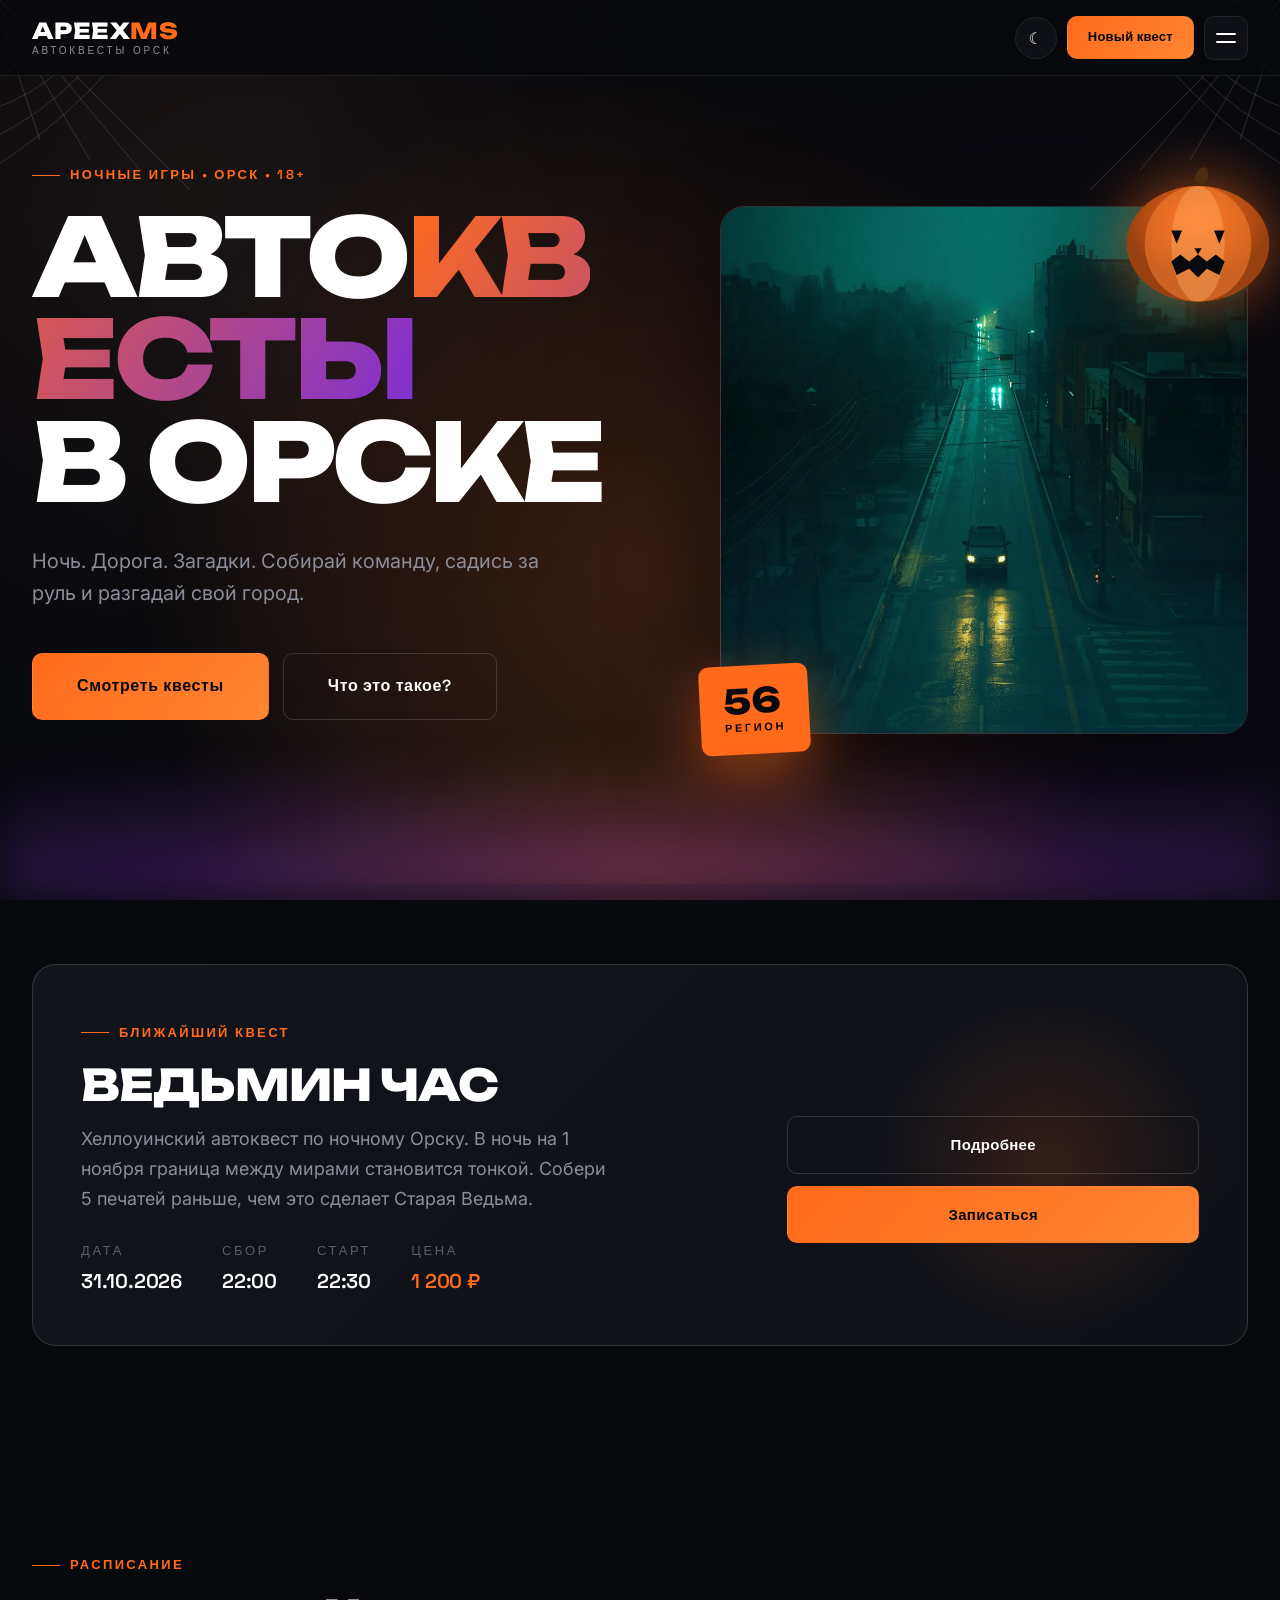
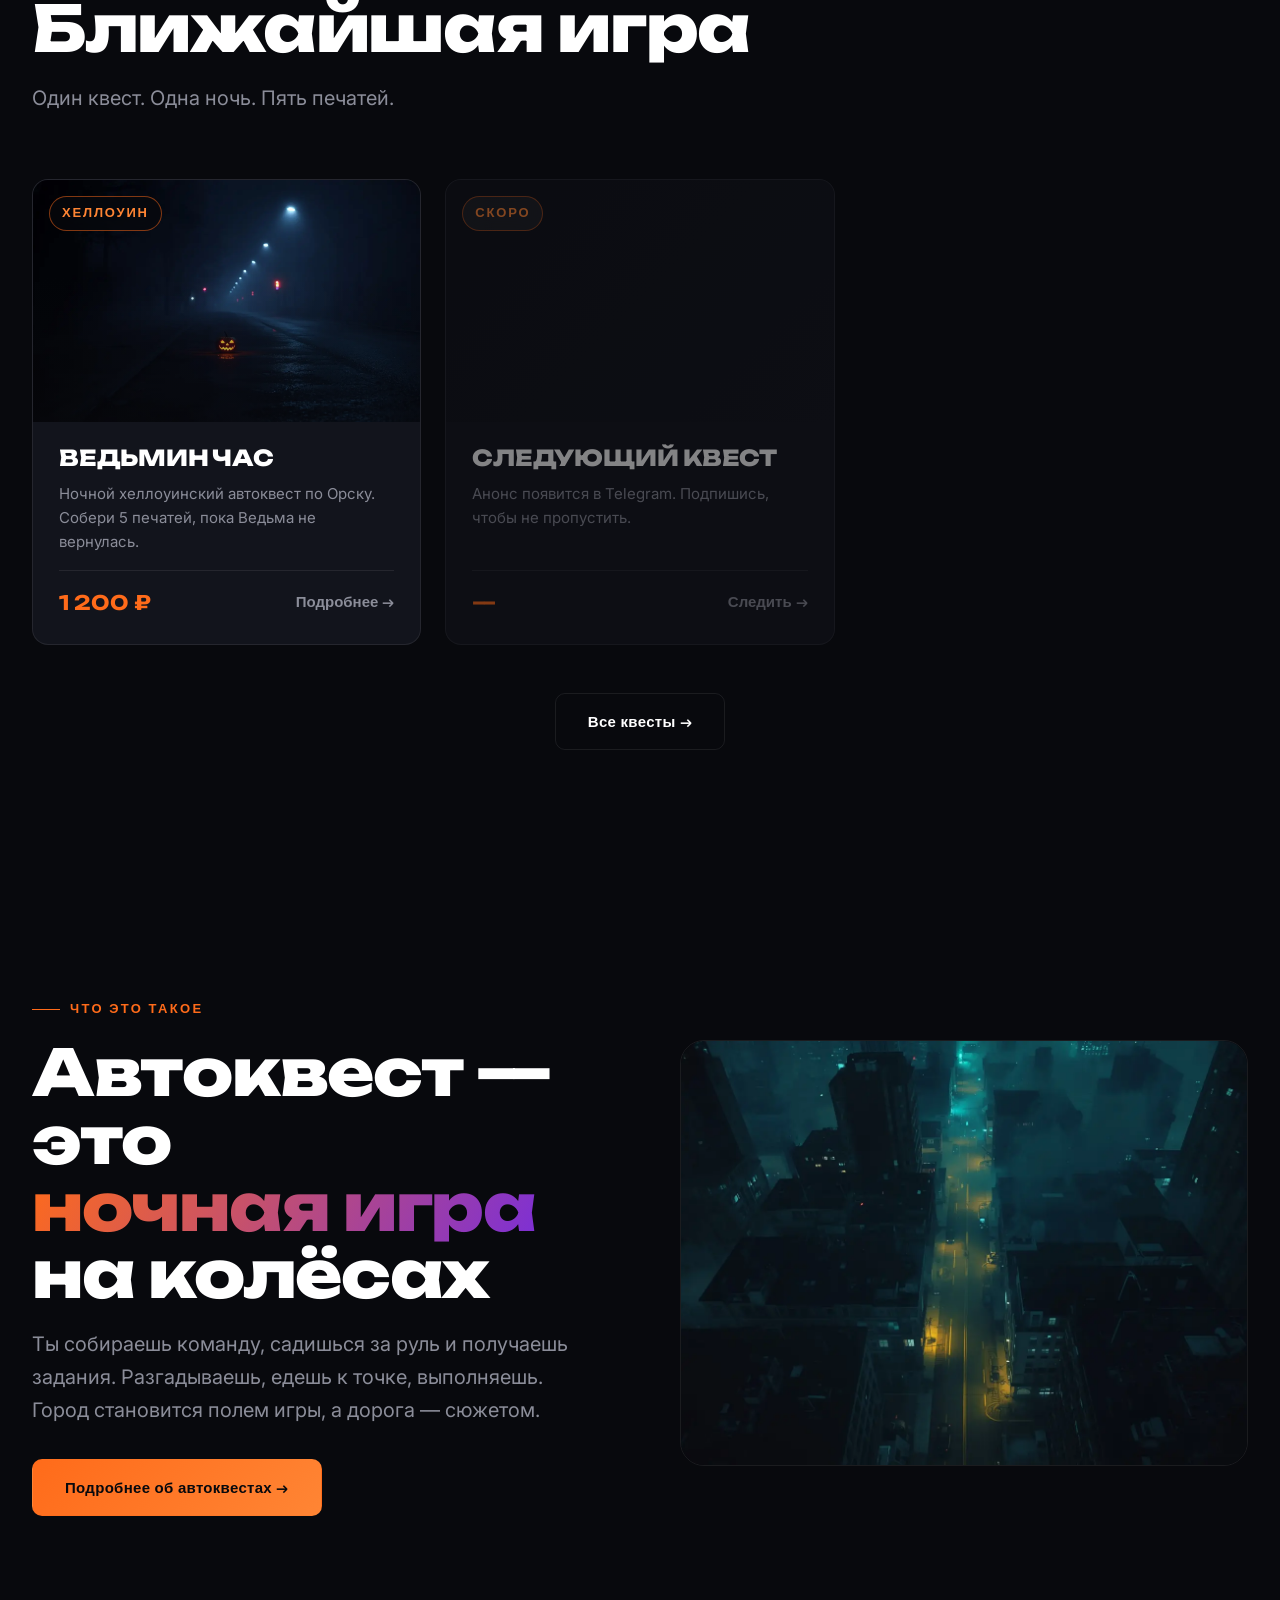
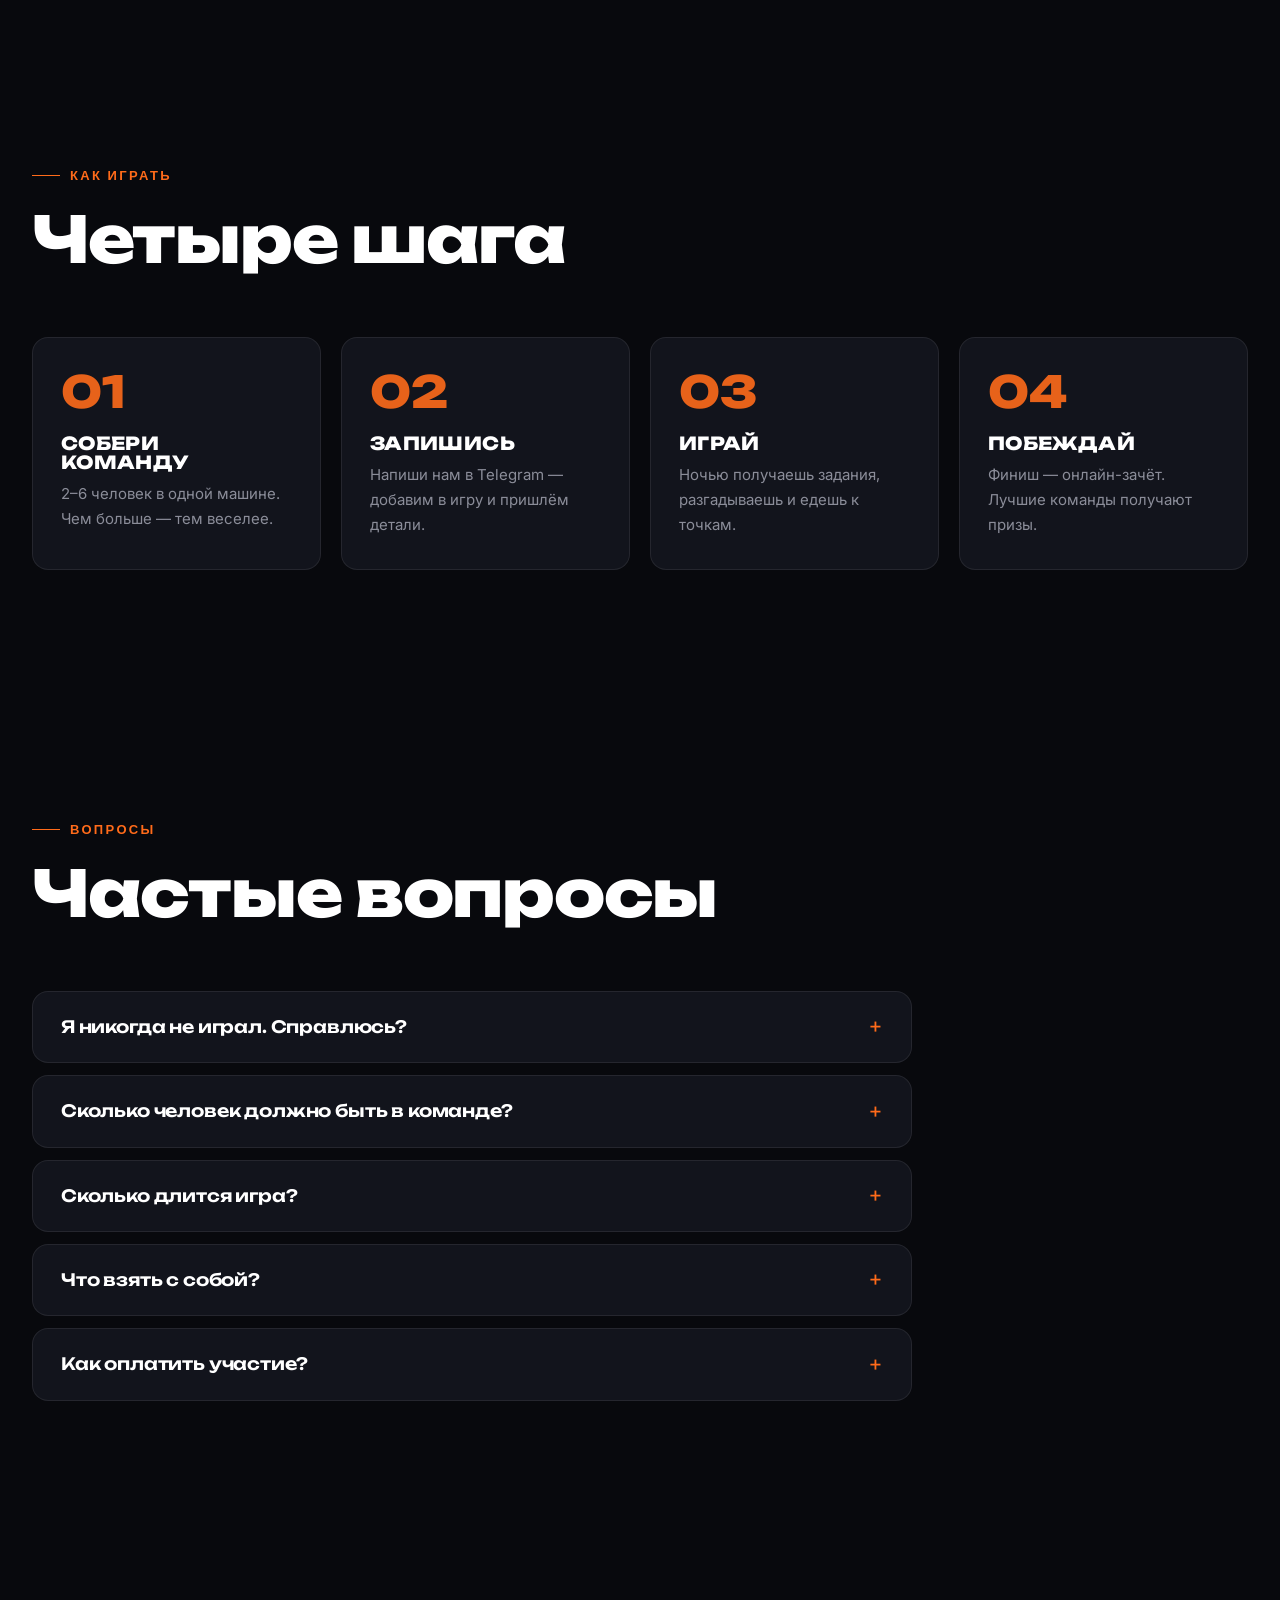
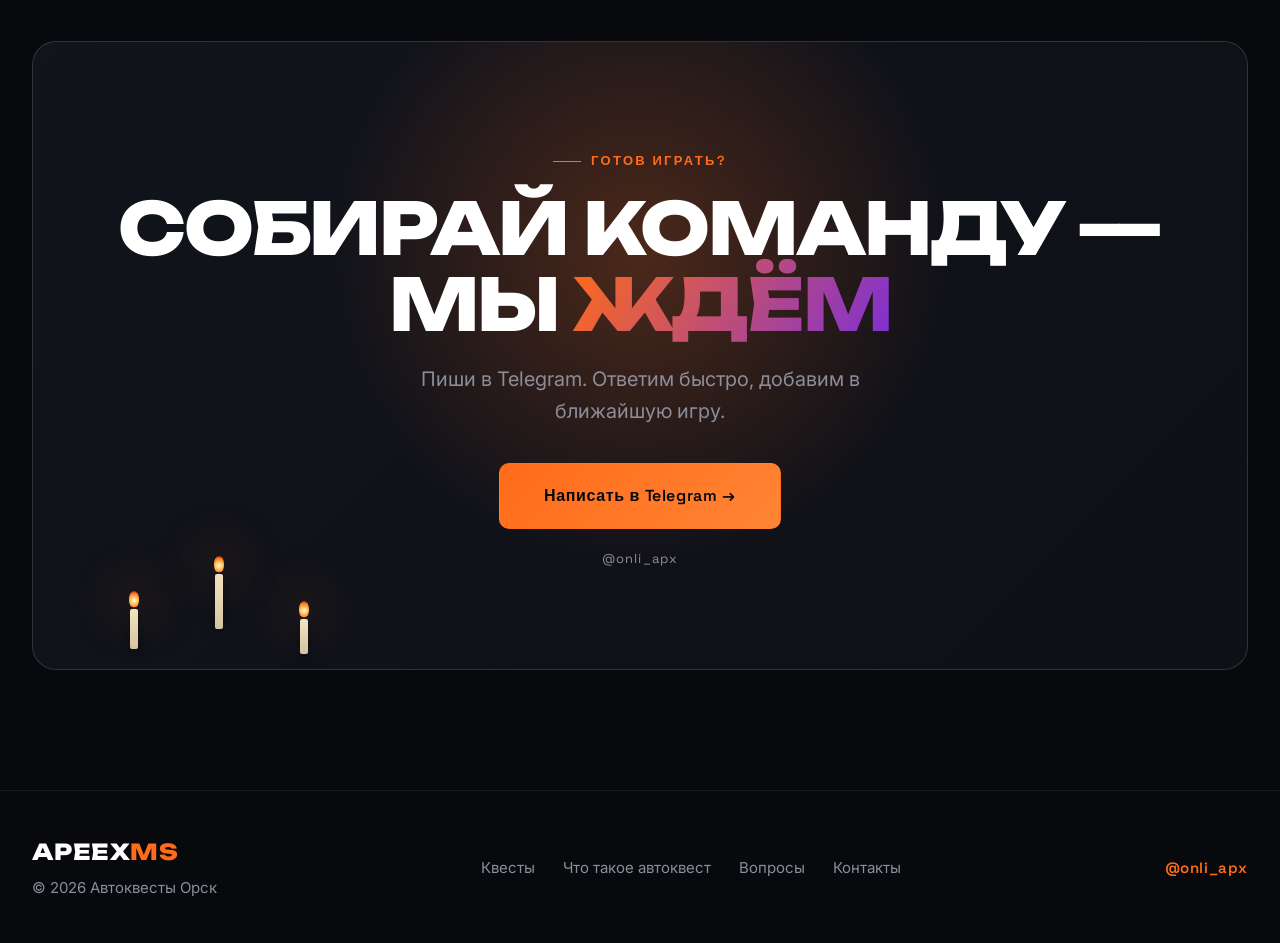
<file: index.html>
<!DOCTYPE html>
<html lang="ru">
<head>
  <meta charset="UTF-8">
  <meta name="viewport" content="width=device-width, initial-scale=1.0">
  <meta name="description" content="APEEX MS — автоквесты в Орске. Ночные игры, загадки, трасса. Записывайся на ближайший квест.">
  <meta name="theme-color" content="#08090d">
  <!-- Open Graph (для Telegram, ВК, WhatsApp) -->
<meta property="og:type" content="website">
<meta property="og:site_name" content="APEEX MS">
<meta property="og:title" content="APEEX MS — Автоквесты Орск">
<meta property="og:description" content="Ночные автоквесты в Орске. Собирай команду и разгадай свой город.">
<meta property="og:image" content="preview.jpg">
<meta property="og:url" content="https://phantomrush16.github.io/apeexms/">

<!-- Twitter -->
<meta name="twitter:card" content="summary_large_image">
<meta name="twitter:title" content="APEEX MS — Автоквесты Орск">
<meta name="twitter:description" content="Ночные автоквесты в Орске. Собирай команду и разгадай свой город.">
<meta name="twitter:image" content="preview.jpg">
  <title>APEEX MS — Автоквесты Орск</title>

  <link rel="preconnect" href="https://fonts.googleapis.com">
  <link rel="preconnect" href="https://fonts.gstatic.com" crossorigin>
 <link rel="icon" type="image/svg+xml" href="favicon.svg">
  <link rel="stylesheet" href="style.css">

  <meta name="yandex-verification" content="08dc1fe8a84d504c" />
</head>
<body class="theme-halloween">
    <!-- ПАУТИНА ПО УГЛАМ -->
  <div class="spiderwebs" aria-hidden="true">
    <svg class="web web--tl" viewBox="0 0 200 200" xmlns="http://www.w3.org/2000/svg">
      <g stroke="rgba(255,255,255,0.25)" stroke-width="1" fill="none">
        <path d="M0 0 L200 200 M0 0 L150 180 M0 0 L100 170 M0 0 L50 150 M0 0 L0 100 M0 0 L50 50 M0 0 L100 20 M0 0 L150 0"/>
        <path d="M30 0 Q20 10 0 30 M60 0 Q50 30 0 60 M90 0 Q70 60 0 90 M120 0 Q90 90 0 120 M150 0 Q100 100 0 150 M180 0 Q110 110 0 180"/>
      </g>
    </svg>

    <svg class="web web--tr" viewBox="0 0 200 200" xmlns="http://www.w3.org/2000/svg">
      <g stroke="rgba(255,255,255,0.25)" stroke-width="1" fill="none">
        <path d="M200 0 L0 200 M200 0 L50 180 M200 0 L100 170 M200 0 L150 150 M200 0 L200 100 M200 0 L150 50 M200 0 L100 20 M200 0 L50 0"/>
        <path d="M170 0 Q180 10 200 30 M140 0 Q150 30 200 60 M110 0 Q130 60 200 90 M80 0 Q110 90 200 120 M50 0 Q100 100 200 150 M20 0 Q90 110 200 180"/>
      </g>
    </svg>
  </div>
  <!-- ХЕЛЛОУИНСКИЙ ДЕКОР -->
  <div class="halloween-decor" aria-hidden="true">
    <!-- Летучие мыши -->
    <div class="bat bat--1"><svg viewBox="0 0 64 32" fill="currentColor"><path d="M32 16c-4-2-6-6-6-10 0 3-2 6-5 7 0-3-2-6-5-7-1 4-4 7-8 8 4 1 6 3 8 6 3-1 5-3 6-5 2 3 6 5 10 5s8-2 10-5c1 2 3 4 6 5 2-3 4-5 8-6-4-1-7-4-8-8-3 1-5 4-5 7-3-1-5-4-5-7 0 4-2 8-6 10z"/></svg></div>
    <div class="bat bat--2"><svg viewBox="0 0 64 32" fill="currentColor"><path d="M32 16c-4-2-6-6-6-10 0 3-2 6-5 7 0-3-2-6-5-7-1 4-4 7-8 8 4 1 6 3 8 6 3-1 5-3 6-5 2 3 6 5 10 5s8-2 10-5c1 2 3 4 6 5 2-3 4-5 8-6-4-1-7-4-8-8-3 1-5 4-5 7-3-1-5-4-5-7 0 4-2 8-6 10z"/></svg></div>
    <div class="bat bat--3"><svg viewBox="0 0 64 32" fill="currentColor"><path d="M32 16c-4-2-6-6-6-10 0 3-2 6-5 7 0-3-2-6-5-7-1 4-4 7-8 8 4 1 6 3 8 6 3-1 5-3 6-5 2 3 6 5 10 5s8-2 10-5c1 2 3 4 6 5 2-3 4-5 8-6-4-1-7-4-8-8-3 1-5 4-5 7-3-1-5-4-5-7 0 4-2 8-6 10z"/></svg></div>
    <div class="bat bat--4"><svg viewBox="0 0 64 32" fill="currentColor"><path d="M32 16c-4-2-6-6-6-10 0 3-2 6-5 7 0-3-2-6-5-7-1 4-4 7-8 8 4 1 6 3 8 6 3-1 5-3 6-5 2 3 6 5 10 5s8-2 10-5c1 2 3 4 6 5 2-3 4-5 8-6-4-1-7-4-8-8-3 1-5 4-5 7-3-1-5-4-5-7 0 4-2 8-6 10z"/></svg></div>
    <div class="bat bat--5"><svg viewBox="0 0 64 32" fill="currentColor"><path d="M32 16c-4-2-6-6-6-10 0 3-2 6-5 7 0-3-2-6-5-7-1 4-4 7-8 8 4 1 6 3 8 6 3-1 5-3 6-5 2 3 6 5 10 5s8-2 10-5c1 2 3 4 6 5 2-3 4-5 8-6-4-1-7-4-8-8-3 1-5 4-5 7-3-1-5-4-5-7 0 4-2 8-6 10z"/></svg></div>

    <!-- Светлячки -->
    <span class="firefly firefly--1"></span>
    <span class="firefly firefly--2"></span>
    <span class="firefly firefly--3"></span>
    <span class="firefly firefly--4"></span>
    <span class="firefly firefly--5"></span>
    <span class="firefly firefly--6"></span>
    <span class="firefly firefly--7"></span>
    <span class="firefly firefly--8"></span>
    <span class="firefly firefly--9"></span>
    <span class="firefly firefly--10"></span>
    <span class="firefly firefly--11"></span>
    <span class="firefly firefly--12"></span>

    <!-- Туман снизу -->
    <div class="fog"></div>
  </div>
  <!-- ПРЕЛОАДЕР -->
  <div class="preloader" id="preloader">
    <span class="preloader__logo">APEEX MS</span>
  </div>

  <!-- ШАПКА -->
  <header class="header">
    <div class="container header__inner">
      <a href="index.html" class="brand">
        <span class="brand__name">APEEX<span class="brand__accent">MS</span></span>
        <span class="brand__sub">АВТОКВЕСТЫ ОРСК</span>
      </a>

      <div class="header__actions">
        <button class="theme-toggle" id="themeToggle" aria-label="Переключить тему">
          <span class="theme-toggle__icon">☾</span>
        </button>

        <a href="https://t.me/onli_apx" target="_blank" rel="noopener" class="btn btn--primary btn--small btn--pulse">
          Новый квест
        </a>

        <button class="burger" id="burger" aria-label="Открыть меню" aria-expanded="false">
          <span></span>
          <span></span>
        </button>
      </div>
    </div>
  </header>

  <!-- БОКОВОЕ МЕНЮ -->
  <aside class="side-menu" id="sideMenu" aria-hidden="true">
    <div class="side-menu__backdrop" data-close-menu></div>
    <nav class="side-menu__panel" role="navigation">
      <div class="side-menu__head">
        <span class="brand__name">APEEX<span class="brand__accent">MS</span></span>
        <button class="side-menu__close" data-close-menu aria-label="Закрыть меню">✕</button>
      </div>

      <ul class="side-menu__list">
        <li><a href="index.html">Главная</a></li>

        <li class="side-menu__item side-menu__item--has-sub" id="questsItem">
          <div class="side-menu__row">
            <a href="quests.html" class="side-menu__link">Квесты</a>
            <button class="side-menu__arrow" id="questsArrow" aria-label="Показать список квестов" aria-expanded="false">
              <svg width="14" height="14" viewBox="0 0 24 24" fill="none" stroke="currentColor" stroke-width="2.5" stroke-linecap="round" stroke-linejoin="round"><polyline points="6 9 12 15 18 9"/></svg>
            </button>
          </div>
       <ul class="side-menu__sub" id="questsSub">
  <li><a href="quest-1.html">ВЕДЬМИН ЧАС</a></li>
</ul>
        </li>

        <li><a href="about.html">Что такое автоквест</a></li>
        <li><a href="#how">Как это работает</a></li>
        <li><a href="#faq">Вопросы</a></li>
        <li><a href="#contact">Контакты</a></li>
      </ul>

      <div class="side-menu__footer">
        <a href="https://t.me/onli_apx" target="_blank" rel="noopener" class="btn btn--primary side-menu__cta">
          Написать в Telegram
        </a>
        <span class="side-menu__note">@onli_apx</span>
      </div>
    </nav>
  </aside>

  <!-- HERO -->
   <section class="hero">
    <div class="container hero__inner">

      <div class="hero__content">
        <span class="eyebrow reveal">Ночные игры • Орск • 18+</span>
        <h1 class="hero__title reveal reveal--delay-1">
          АВТО<span class="gradient-text">КВЕСТЫ</span><br>
          В ОРСКЕ
        </h1>
        <p class="hero__subtitle reveal reveal--delay-2">
          Ночь. Дорога. Загадки. Собирай команду, садись за руль
          и разгадай свой город.
        </p>
        <div class="hero__actions reveal reveal--delay-3">
          <a href="#quests" class="btn btn--primary btn--large">
            Смотреть квесты
          </a>
          <a href="about.html" class="btn btn--ghost btn--large">
            Что это такое?
          </a>
        </div>
      </div>

       <div class="hero__visual">
        <div class="hero__glow"></div>

        <!-- Тыква -->
        <div class="pumpkin" aria-hidden="true">
          <svg viewBox="0 0 200 180" xmlns="http://www.w3.org/2000/svg">
            <!-- тело -->
            <ellipse cx="100" cy="110" rx="80" ry="65" fill="#ff6b1a"/>
            <ellipse cx="100" cy="110" rx="80" ry="65" fill="url(#pumpkinShadow)"/>
            <ellipse cx="100" cy="110" rx="60" ry="65" fill="#ff8534" opacity="0.5"/>
            <ellipse cx="100" cy="110" rx="30" ry="65" fill="#ffb066" opacity="0.4"/>
            <!-- хвостик -->
            <path d="M95 40 Q100 20 110 25 Q115 35 105 45 Z" fill="#4a2c0f"/>
            <!-- глаза -->
            <path d="M70 95 L82 95 L76 110 Z" fill="#08090d"/>
            <path d="M118 95 L130 95 L124 110 Z" fill="#08090d"/>
            <!-- нос -->
            <path d="M96 115 L104 115 L100 122 Z" fill="#08090d"/>
            <!-- рот -->
            <path d="M70 130 L80 122 L90 130 L100 122 L110 130 L120 122 L130 130 L124 145 L110 138 L100 148 L90 138 L76 145 Z" fill="#08090d"/>
            <defs>
              <radialGradient id="pumpkinShadow" cx="50%" cy="30%">
                <stop offset="0%" stop-color="#000" stop-opacity="0"/>
                <stop offset="100%" stop-color="#000" stop-opacity="0.4"/>
              </radialGradient>
            </defs>
          </svg>
        </div>

        <div class="hero__image">
          <img
            src="images/hero.webp"
            alt="Ночная дорога"
            loading="eager"
            width="1024"
            height="1024">
        </div>

        <div class="hero__badge">
          <span class="hero__badge-num">56</span>
          <span class="hero__badge-text">регион</span>
        </div>
      </div>

    </div>
  </section>

  <!-- БЛИЖАЙШИЙ КВЕСТ -->
   <section class="section section--tight" id="next">
    <div class="container">
      <div class="next-quest reveal">
        <div class="next-quest__label">
          <span class="eyebrow">Ближайший квест</span>
        </div>
        <div class="next-quest__body">
          <div class="next-quest__info">
            <h2 class="next-quest__title">ВЕДЬМИН ЧАС</h2>
            <p class="next-quest__text">
              Хеллоуинский автоквест по ночному Орску. В ночь на 1 ноября
              граница между мирами становится тонкой. Собери 5 печатей
              раньше, чем это сделает Старая Ведьма.
            </p>
            <div class="next-quest__meta">
              <div class="meta-item">
                <span class="meta-item__label">Дата</span>
                <span class="meta-item__value">31.10.2026</span>
              </div>
              <div class="meta-item">
                <span class="meta-item__label">Сбор</span>
                <span class="meta-item__value">22:00</span>
              </div>
              <div class="meta-item">
                <span class="meta-item__label">Старт</span>
                <span class="meta-item__value">22:30</span>
              </div>
              <div class="meta-item">
                <span class="meta-item__label">Цена</span>
                <span class="meta-item__value accent">1 200 ₽</span>
              </div>
            </div>
          </div>
          <div class="next-quest__actions">
            <a href="quest-1.html" class="btn btn--ghost">Подробнее</a>
            <a
              href="https://t.me/onli_apx?text=Хочу записаться на квест «ВЕДЬМИН ЧАС» (31.10.2026)"
              target="_blank"
              rel="noopener"
              class="btn btn--primary"
            >
              Записаться
            </a>
          </div>
        </div>
      </div>
    </div>
  </section>

  <!-- СПИСОК КВЕСТОВ -->
  <section class="section" id="quests">
    <div class="container">
      <div class="section-head reveal">
        <span class="eyebrow">Расписание</span>
        <h2 class="section-title">Ближайшая игра</h2>
        <p class="section-subtitle">
          Один квест. Одна ночь. Пять печатей.
        </p>
      </div>

      <div class="quests__grid">

        <a href="quest-1.html" class="quest-card reveal">
          <div class="quest-card__media">
            <img
              src="images/quest-1-cover.webp"
              alt="ВЕДЬМИН ЧАС"
              loading="lazy"
              width="1280"
              height="800">
            <span class="quest-card__tag">Хеллоуин</span>
          </div>
          <div class="quest-card__body">
            <h3 class="quest-card__title">ВЕДЬМИН ЧАС</h3>
            <p class="quest-card__text">
              Ночной хеллоуинский автоквест по Орску. Собери 5 печатей,
              пока Ведьма не вернулась.
            </p>
            <div class="quest-card__footer">
              <span class="quest-card__price">1 200 ₽</span>
              <span class="quest-card__link">Подробнее →</span>
            </div>
          </div>
        </a>

        <div class="quest-card quest-card--coming reveal reveal--delay-1">
          <div class="quest-card__media quest-card__media--empty">
            <span class="quest-card__tag quest-card__tag--dim">Скоро</span>
          </div>
          <div class="quest-card__body">
            <h3 class="quest-card__title">Следующий квест</h3>
            <p class="quest-card__text">
              Анонс появится в Telegram. Подпишись, чтобы не пропустить.
            </p>
            <div class="quest-card__footer">
              <span class="quest-card__price">—</span>
              <a href="https://t.me/onli_apx" target="_blank" rel="noopener" class="quest-card__link">Следить →</a>
            </div>
          </div>
        </div>

      </div>

      <div class="quests__more reveal">
        <a href="quests.html" class="btn btn--outline">
          Все квесты →
        </a>
      </div>
    </div>
  </section>

  <!-- ЧТО ТАКОЕ АВТОКВЕСТ -->
  <section class="section section--about" id="about">
    <div class="container">
      <div class="about-block reveal">
        <div class="about-block__content">
          <span class="eyebrow">Что это такое</span>
          <h2 class="section-title">
            Автоквест — это<br>
            <span class="gradient-text">ночная игра</span><br>
            на колёсах
          </h2>
          <p class="section-subtitle">
            Ты собираешь команду, садишься за руль и получаешь задания.
            Разгадываешь, едешь к точке, выполняешь. Город становится
            полем игры, а дорога — сюжетом.
          </p>
          <a href="about.html" class="btn btn--primary about-block__cta">
            Подробнее об автоквестах →
          </a>
        </div>
        <div class="about-block__visual">
          <img
            src="images/about-city.webp"
            alt="Ночной город"
            loading="lazy"
            width="800"
            height="600">
        </div>
      </div>
    </div>
  </section>

  <!-- КАК ЭТО РАБОТАЕТ -->
  <section class="section" id="how">
    <div class="container">
      <div class="section-head reveal">
        <span class="eyebrow">Как играть</span>
        <h2 class="section-title">Четыре шага</h2>
      </div>

      <div class="how__grid">

        <div class="how-step reveal">
          <span class="how-step__num">01</span>
          <h3 class="how-step__title">Собери команду</h3>
          <p class="how-step__text">
            2–6 человек в одной машине. Чем больше — тем веселее.
          </p>
        </div>

        <div class="how-step reveal reveal--delay-1">
          <span class="how-step__num">02</span>
          <h3 class="how-step__title">Запишись</h3>
          <p class="how-step__text">
            Напиши нам в Telegram — добавим в игру и пришлём детали.
          </p>
        </div>

        <div class="how-step reveal reveal--delay-2">
          <span class="how-step__num">03</span>
          <h3 class="how-step__title">Играй</h3>
          <p class="how-step__text">
            Ночью получаешь задания, разгадываешь и едешь к точкам.
          </p>
        </div>

        <div class="how-step reveal reveal--delay-3">
          <span class="how-step__num">04</span>
          <h3 class="how-step__title">Побеждай</h3>
          <p class="how-step__text">
            Финиш — онлайн-зачёт. Лучшие команды получают призы.
          </p>
        </div>

      </div>
    </div>
  </section>

  <!-- FAQ -->
  <section class="section" id="faq">
    <div class="container">
      <div class="section-head reveal">
        <span class="eyebrow">Вопросы</span>
        <h2 class="section-title">Частые вопросы</h2>
      </div>

      <div class="faq__list">
        <details class="faq-item reveal">
          <summary>Я никогда не играл. Справлюсь?</summary>
          <p>Да. У нас есть формат для новичков — «Первый заезд». Правила простые, задания понятные, атмосфера дружеская.</p>
        </details>
        <details class="faq-item reveal">
          <summary>Сколько человек должно быть в команде?</summary>
          <p>От 2 до 6 человек в одной машине. Одна машина = одна команда.</p>
        </details>
        <details class="faq-item reveal">
          <summary>Сколько длится игра?</summary>
          <p>Обычно 4–5 часов. Стартуем около полуночи, финишируем к 5 утра.</p>
        </details>
        <details class="faq-item reveal">
          <summary>Что взять с собой?</summary>
          <p>Машину, команду, интернет на телефоне, навигатор, фонарики и хорошее настроение. Всё остальное расскажем после записи.</p>
        </details>
        <details class="faq-item reveal">
          <summary>Как оплатить участие?</summary>
          <p>После записи в Telegram мы пришлём реквизиты. Оплата — до старта игры.</p>
        </details>
      </div>
    </div>
  </section>

  <!-- CTA -->
  <section class="section cta" id="contact">
    <div class="container">
      <div class="cta__inner reveal">
        <div class="cta__glow"></div>
        <span class="eyebrow">Готов играть?</span>
        <h2 class="cta__title">
          Собирай команду —<br>
          мы <span class="gradient-text">ждём</span>
        </h2>
        <p class="cta__text">
          Пиши в Telegram. Ответим быстро, добавим в ближайшую игру.
        </p>
        <a
          href="https://t.me/onli_apx"
          target="_blank"
          rel="noopener"
          class="btn btn--primary btn--large"
        >
          Написать в Telegram →
        </a>
        <span class="cta__note">@onli_apx</span>
             <div class="candles" aria-hidden="true">
          <span class="candle candle--1"><span class="candle__flame"></span></span>
          <span class="candle candle--2"><span class="candle__flame"></span></span>
          <span class="candle candle--3"><span class="candle__flame"></span></span>
        </div>
      </div>
    </div>
  </section>

  <!-- ФУТЕР -->
  <footer class="footer">
    <div class="container footer__inner">
      <div class="footer__brand">
        <span class="brand__name">APEEX<span class="brand__accent">MS</span></span>
        <span class="footer__copy">© 2026 Автоквесты Орск</span>
      </div>

      <nav class="footer__nav">
        <a href="quests.html">Квесты</a>
        <a href="about.html">Что такое автоквест</a>
        <a href="#faq">Вопросы</a>
        <a href="#contact">Контакты</a>
      </nav>

      <a href="https://t.me/onli_apx" target="_blank" rel="noopener" class="footer__link">
        @onli_apx
      </a>
    </div>
  </footer>

  <button class="to-top" id="toTop" aria-label="Наверх">↑</button>

  <script src="script.js"></script>
</body>
</html>
</file>
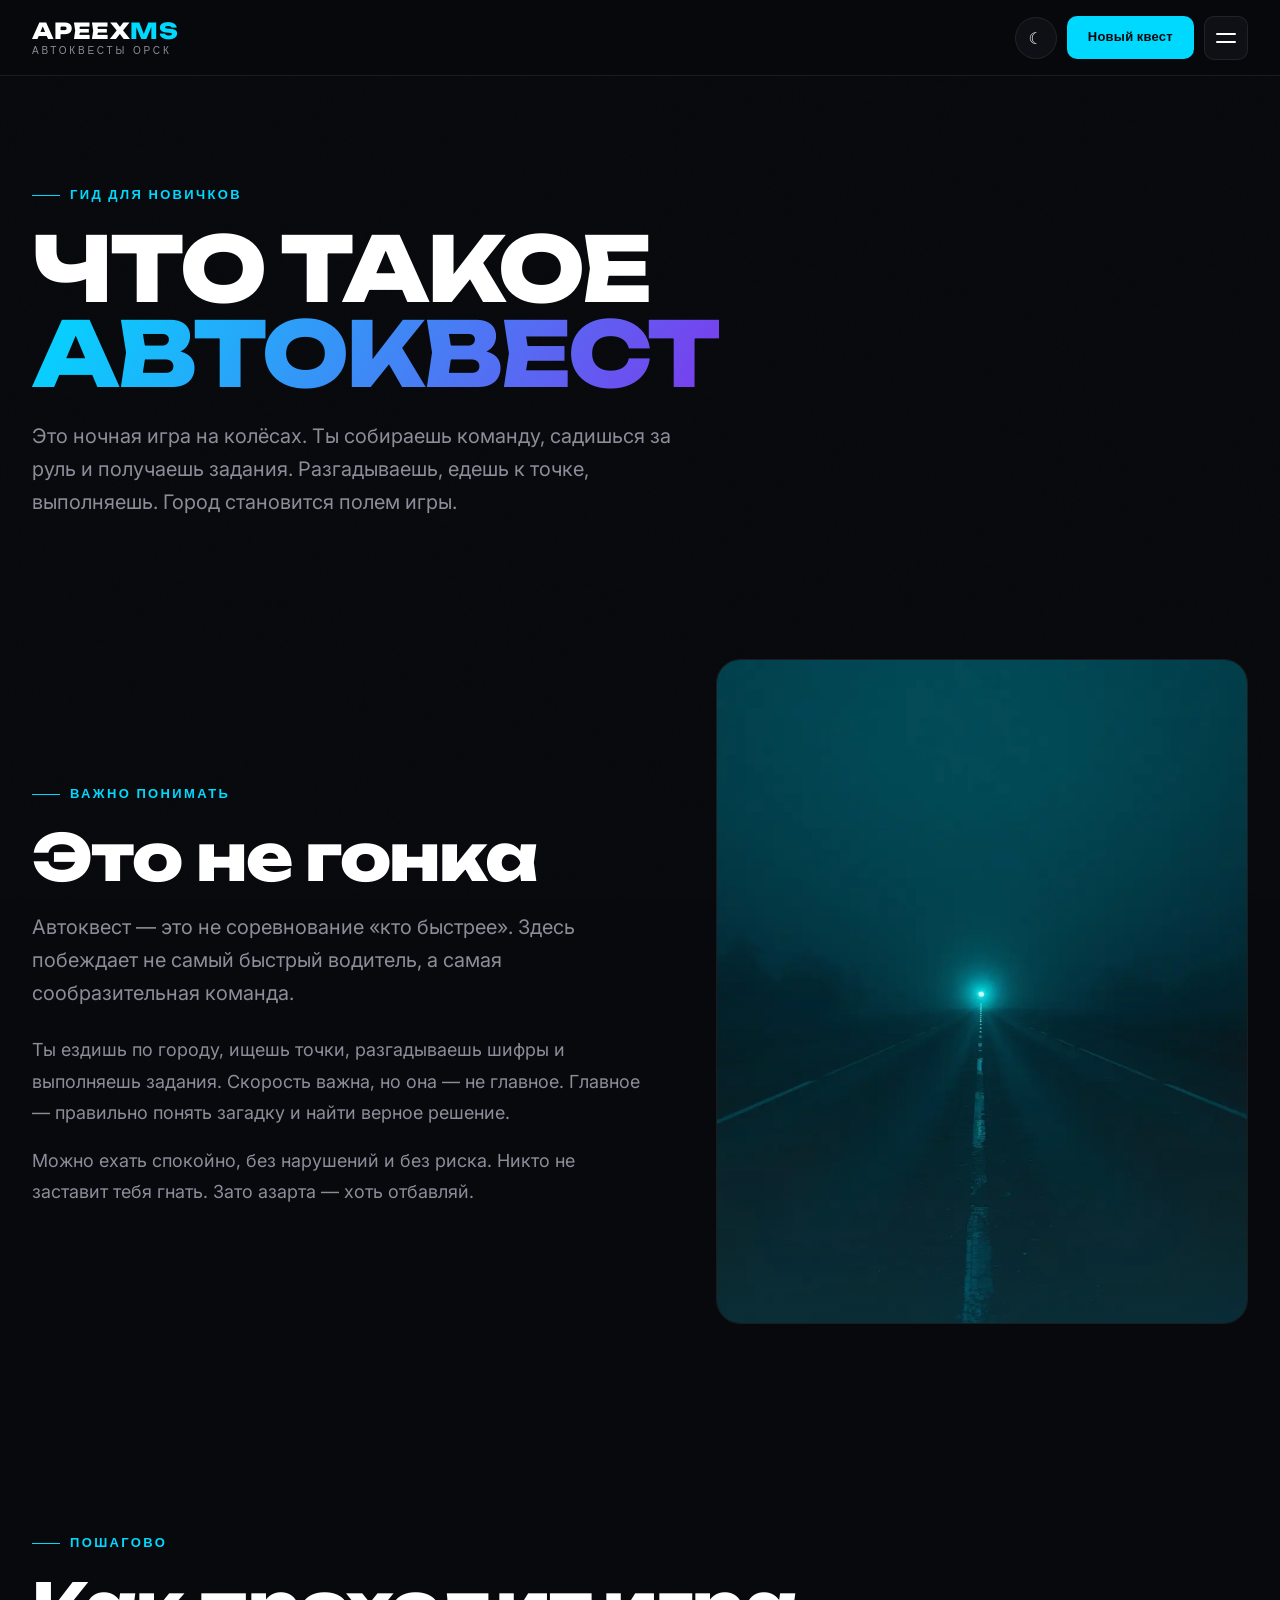
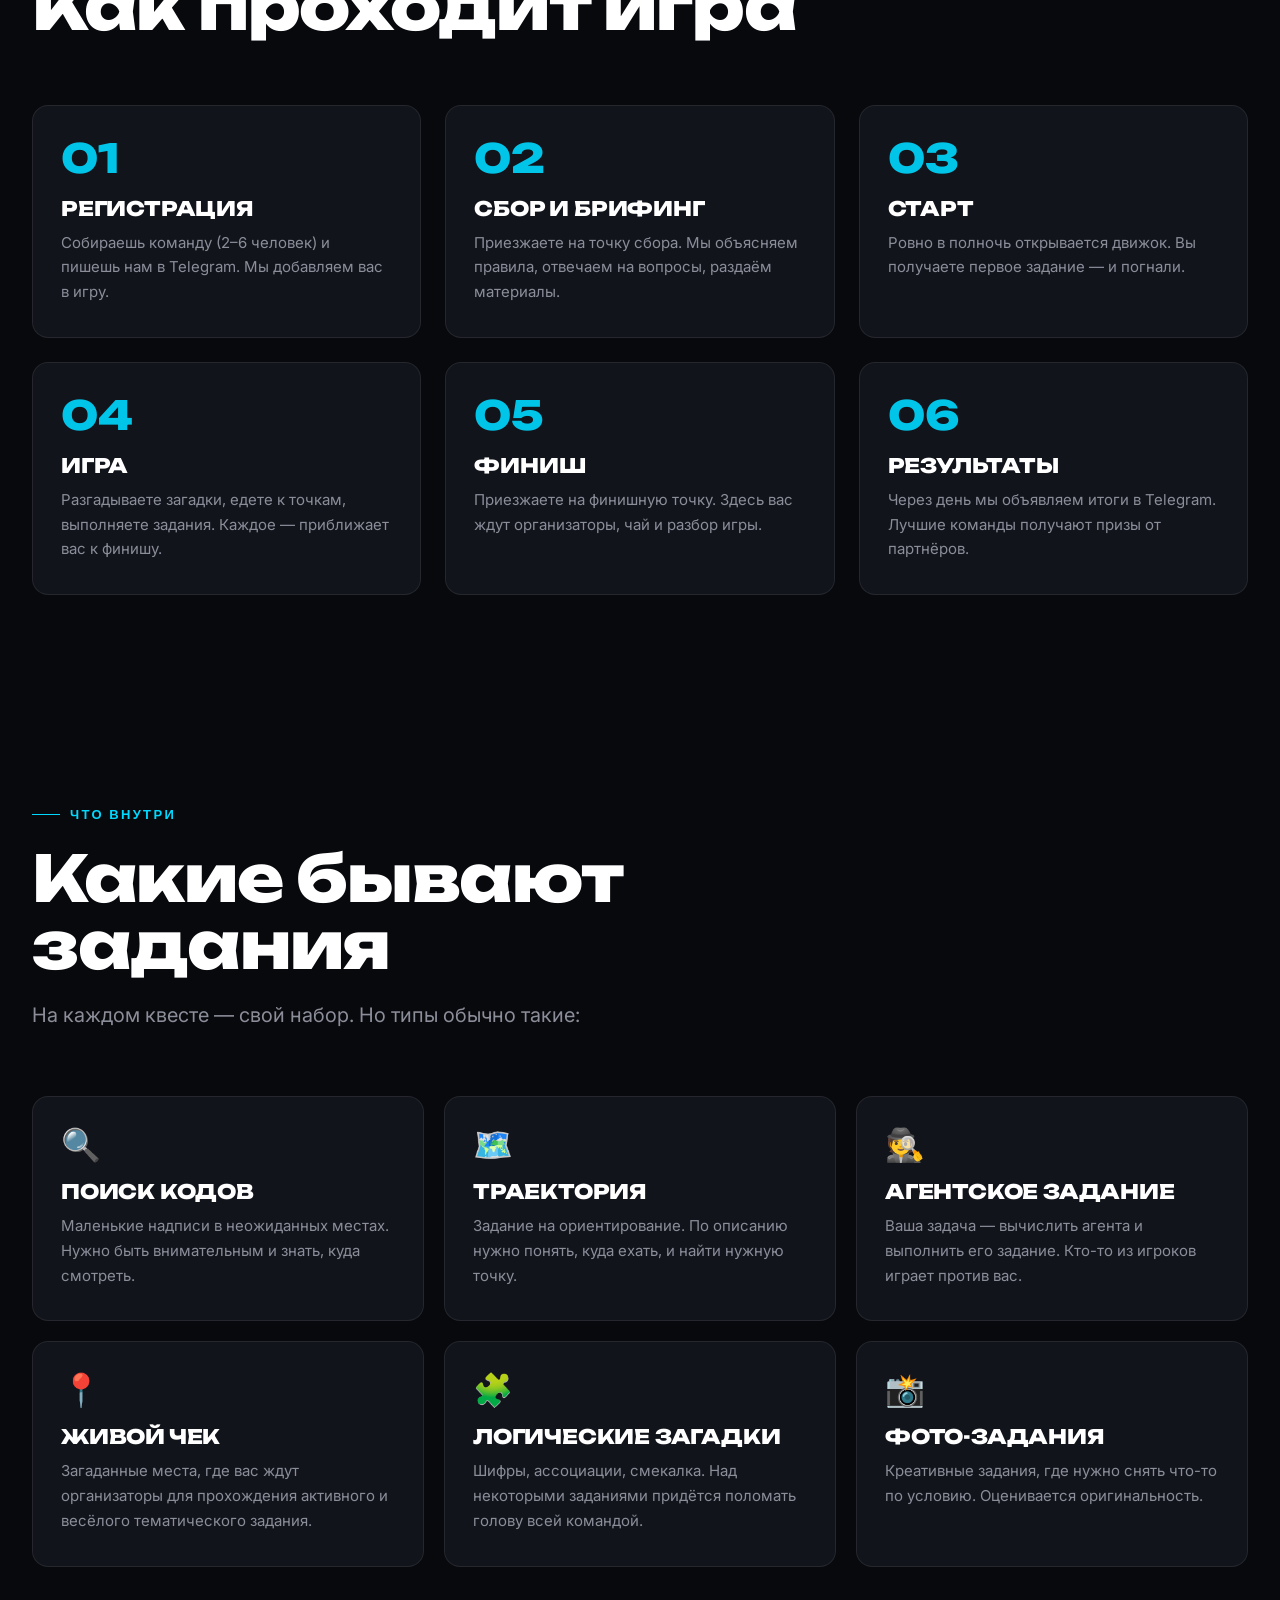
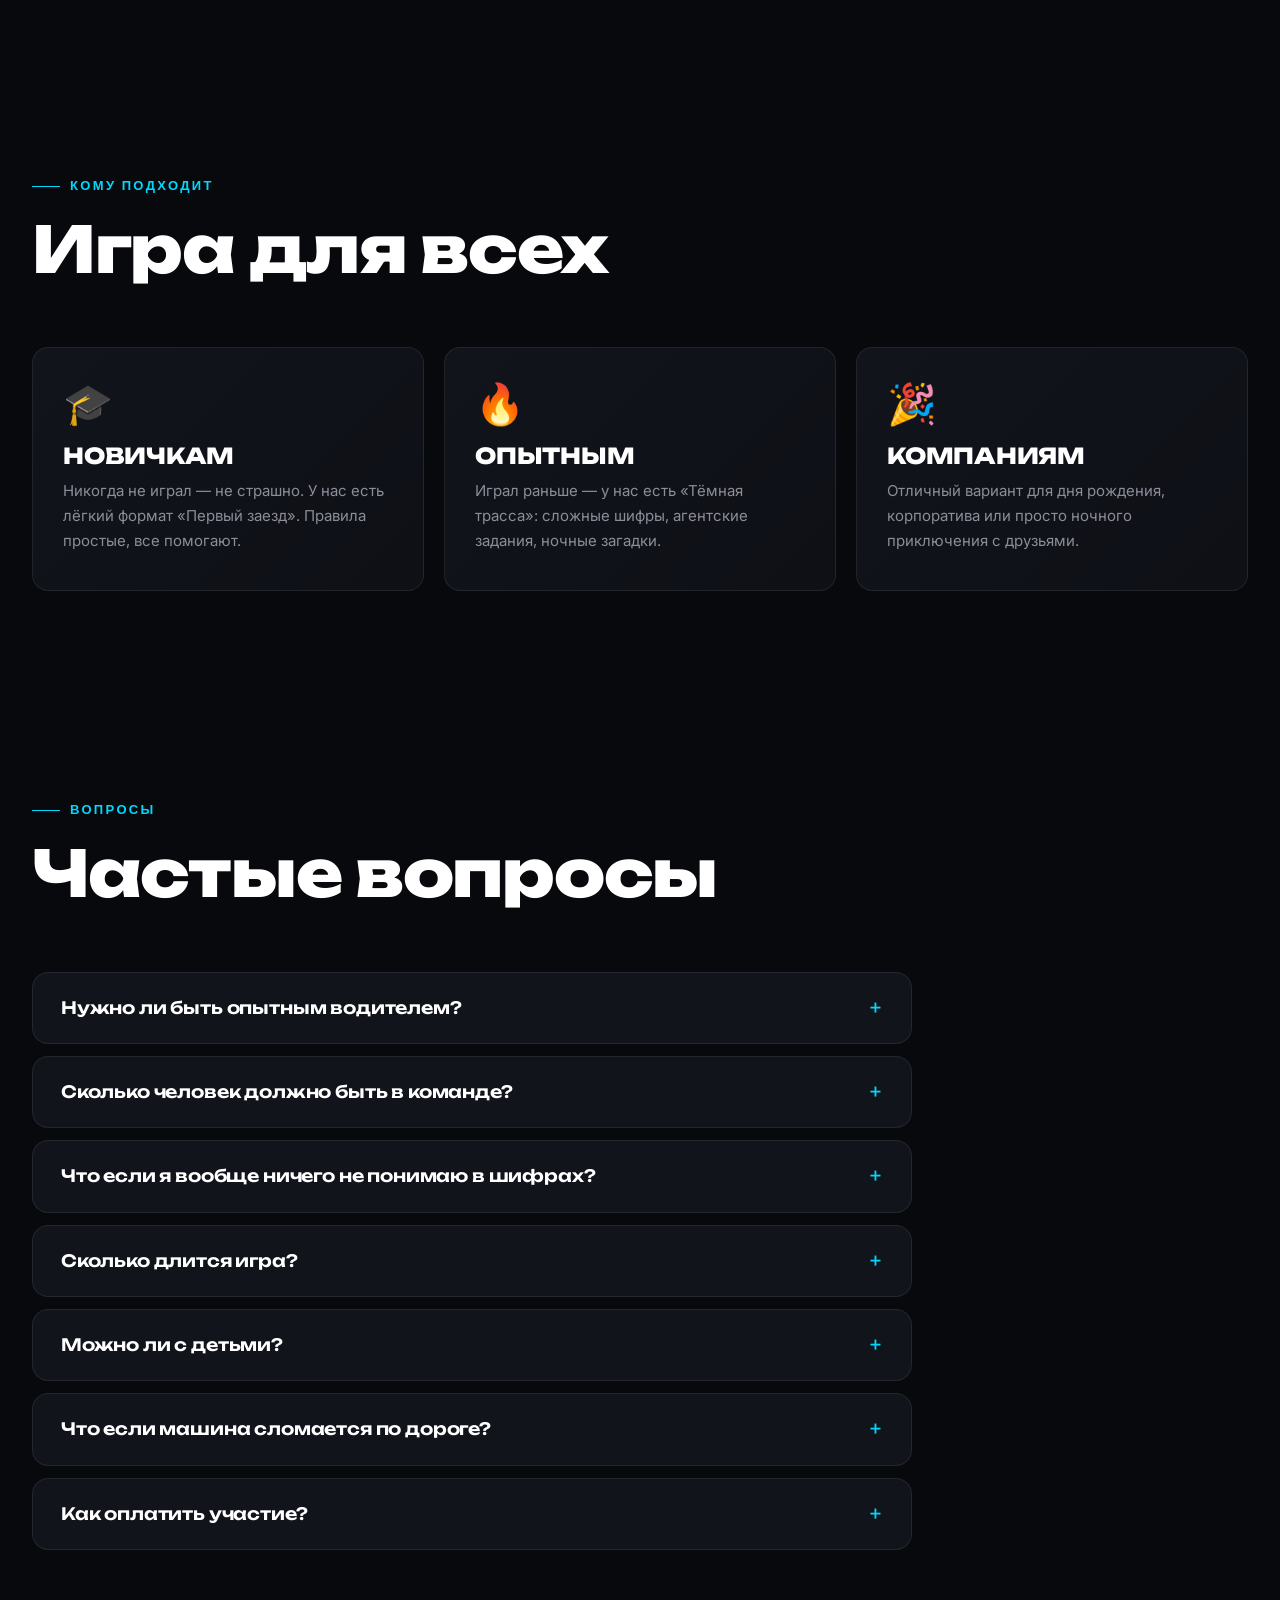
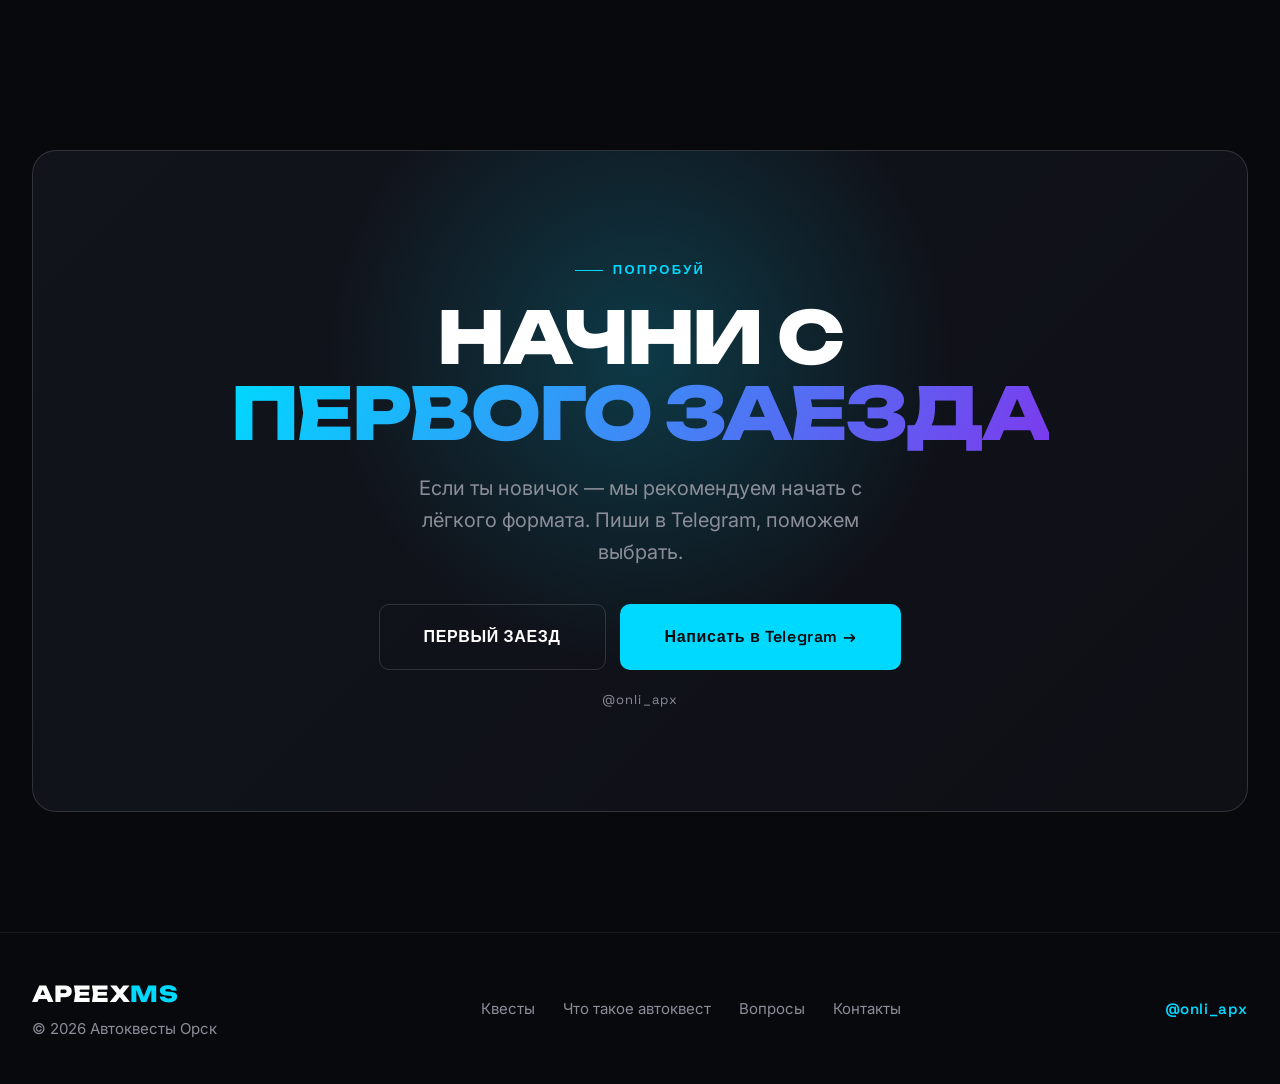
<file: about.html>
<!DOCTYPE html>
<html lang="ru">
<head>
  <meta charset="UTF-8">
  <meta name="viewport" content="width=device-width, initial-scale=1.0">
  <meta name="description" content="Что такое автоквест? Ночная игра на колёсах: загадки, точки, задания. Узнай, как это работает и кому подходит.">
  <meta name="theme-color" content="#08090d">
  <!-- Open Graph (для Telegram, ВК, WhatsApp) -->
<meta property="og:type" content="website">
<meta property="og:site_name" content="APEEX MS">
<meta property="og:title" content="APEEX MS — Автоквесты Орск">
<meta property="og:description" content="Ночные автоквесты в Орске. Собирай команду и разгадай свой город.">
<meta property="og:image" content="preview.jpg">
<meta property="og:url" content="https://phantomrush16.github.io/apeexms/">

<!-- Twitter -->
<meta name="twitter:card" content="summary_large_image">
<meta name="twitter:title" content="APEEX MS — Автоквесты Орск">
<meta name="twitter:description" content="Ночные автоквесты в Орске. Собирай команду и разгадай свой город.">
<meta name="twitter:image" content="preview.jpg">
  <title>Что такое автоквест — APEEX MS</title>

  <link rel="preconnect" href="https://fonts.googleapis.com">
  <link rel="preconnect" href="https://fonts.gstatic.com" crossorigin>
  <link rel="icon" type="image/svg+xml" href="favicon.svg">
  <link rel="stylesheet" href="style.css">
</head>
<body >

  <div class="preloader" id="preloader">
    <span class="preloader__logo">APEEX MS</span>
  </div>

  <!-- ШАПКА -->
  <header class="header">
    <div class="container header__inner">
      <a href="index.html" class="brand">
        <span class="brand__name">APEEX<span class="brand__accent">MS</span></span>
        <span class="brand__sub">АВТОКВЕСТЫ ОРСК</span>
      </a>

      <div class="header__actions">
        <button class="theme-toggle" id="themeToggle" aria-label="Переключить тему">
          <span class="theme-toggle__icon">☾</span>
        </button>

        <a href="https://t.me/onli_apx" target="_blank" rel="noopener" class="btn btn--primary btn--small btn--pulse">
          Новый квест
        </a>

        <button class="burger" id="burger" aria-label="Открыть меню" aria-expanded="false">
          <span></span>
          <span></span>
        </button>
      </div>
    </div>
  </header>

  <!-- БОКОВОЕ МЕНЮ -->
  <aside class="side-menu" id="sideMenu" aria-hidden="true">
    <div class="side-menu__backdrop" data-close-menu></div>
    <nav class="side-menu__panel" role="navigation">
      <div class="side-menu__head">
        <span class="brand__name">APEEX<span class="brand__accent">MS</span></span>
        <button class="side-menu__close" data-close-menu aria-label="Закрыть меню">✕</button>
      </div>

      <ul class="side-menu__list">
        <li><a href="index.html">Главная</a></li>

        <li class="side-menu__item side-menu__item--has-sub" id="questsItem">
          <div class="side-menu__row">
            <a href="quests.html" class="side-menu__link">Квесты</a>
            <button class="side-menu__arrow" id="questsArrow" aria-label="Показать список квестов" aria-expanded="false">
              <svg width="14" height="14" viewBox="0 0 24 24" fill="none" stroke="currentColor" stroke-width="2.5" stroke-linecap="round" stroke-linejoin="round"><polyline points="6 9 12 15 18 9"/></svg>
            </button>
          </div>
         <ul class="side-menu__sub" id="questsSub">
  <li><a href="quest-1.html">ВЕДЬМИН ЧАС</a></li>
</ul>
        </li>

        <li><a href="about.html">Что такое автоквест</a></li>
        <li><a href="index.html#how">Как это работает</a></li>
        <li><a href="index.html#faq">Вопросы</a></li>
        <li><a href="index.html#contact">Контакты</a></li>
      </ul>

      <div class="side-menu__footer">
        <a href="https://t.me/onli_apx" target="_blank" rel="noopener" class="btn btn--primary side-menu__cta">
          Написать в Telegram
        </a>
        <span class="side-menu__note">@onli_apx</span>
      </div>
    </nav>
  </aside>

  <!-- PAGE HERO -->
  <section class="page-hero">
    <div class="container">
      <span class="eyebrow reveal">Гид для новичков</span>
      <h1 class="page-hero__title reveal reveal--delay-1">
        ЧТО ТАКОЕ<br><span class="gradient-text">АВТОКВЕСТ</span>
      </h1>
      <p class="page-hero__text reveal reveal--delay-2">
        Это ночная игра на колёсах. Ты собираешь команду, садишься
        за руль и получаешь задания. Разгадываешь, едешь к точке,
        выполняешь. Город становится полем игры.
      </p>
    </div>
  </section>

  <!-- БЛОК «ЭТО НЕ ГОНКА» -->
  <section class="section section--tight">
    <div class="container">
      <div class="about-split reveal">
        <div class="about-split__content">
          <span class="eyebrow">Важно понимать</span>
          <h2 class="section-title">Это не гонка</h2>
          <p class="section-subtitle">
            Автоквест — это не соревнование «кто быстрее». Здесь побеждает
            не самый быстрый водитель, а самая сообразительная команда.
          </p>
          <p class="about-split__text">
            Ты ездишь по городу, ищешь точки, разгадываешь шифры и выполняешь
            задания. Скорость важна, но она — не главное. Главное — правильно
            понять загадку и найти верное решение.
          </p>
          <p class="about-split__text">
            Можно ехать спокойно, без нарушений и без риска. Никто не заставит
            тебя гнать. Зато азарта — хоть отбавляй.
          </p>
        </div>
        <div class="about-split__visual">
            <img src="images/about-road.webp" alt="Это не гонка" loading="lazy" width="1024" height="1280 ">
        </div>
      </div>
    </div>
  </section>

  <!-- КАК ПРОХОДИТ ИГРА -->
  <section class="section" id="how">
    <div class="container">
      <div class="section-head reveal">
        <span class="eyebrow">Пошагово</span>
        <h2 class="section-title">Как проходит игра</h2>
      </div>

      <div class="steps-grid">

        <div class="step-card reveal">
          <span class="step-card__num">01</span>
          <h3 class="step-card__title">Регистрация</h3>
          <p class="step-card__text">
            Собираешь команду (2–6 человек) и пишешь нам в Telegram.
            Мы добавляем вас в игру.
          </p>
        </div>

        <div class="step-card reveal reveal--delay-1">
          <span class="step-card__num">02</span>
          <h3 class="step-card__title">Сбор и брифинг</h3>
          <p class="step-card__text">
            Приезжаете на точку сбора. Мы объясняем правила, отвечаем
            на вопросы, раздаём материалы.
          </p>
        </div>

        <div class="step-card reveal reveal--delay-2">
          <span class="step-card__num">03</span>
          <h3 class="step-card__title">Старт</h3>
          <p class="step-card__text">
            Ровно в полночь открывается движок. Вы получаете первое
            задание — и погнали.
          </p>
        </div>

        <div class="step-card reveal reveal--delay-3">
          <span class="step-card__num">04</span>
          <h3 class="step-card__title">Игра</h3>
          <p class="step-card__text">
            Разгадываете загадки, едете к точкам, выполняете задания.
            Каждое — приближает вас к финишу.
          </p>
        </div>

        <div class="step-card reveal reveal--delay-4">
          <span class="step-card__num">05</span>
          <h3 class="step-card__title">Финиш</h3>
          <p class="step-card__text">
            Приезжаете на финишную точку. Здесь вас ждут организаторы,
            чай и разбор игры.
          </p>
        </div>

        <div class="step-card reveal reveal--delay-4">
          <span class="step-card__num">06</span>
          <h3 class="step-card__title">Результаты</h3>
          <p class="step-card__text">
            Через день мы объявляем итоги в Telegram. Лучшие команды
            получают призы от партнёров.
          </p>
        </div>

      </div>
    </div>
  </section>

  <!-- ЧТО ЗА ЗАДАНИЯ -->
  <section class="section section--tight">
    <div class="container">
      <div class="section-head reveal">
        <span class="eyebrow">Что внутри</span>
        <h2 class="section-title">Какие бывают задания</h2>
        <p class="section-subtitle">
          На каждом квесте — свой набор. Но типы обычно такие:
        </p>
      </div>

      <div class="tasks-detail">

        <div class="task-detail reveal">
          <div class="task-detail__icon">🔍</div>
          <h3 class="task-detail__title">Поиск кодов</h3>
          <p class="task-detail__text">
            Маленькие надписи в неожиданных местах. Нужно быть внимательным
            и знать, куда смотреть.
          </p>
        </div>

        <div class="task-detail reveal reveal--delay-1">
          <div class="task-detail__icon">🗺️</div>
          <h3 class="task-detail__title">Траектория</h3>
          <p class="task-detail__text">
            Задание на ориентирование. По описанию нужно понять,
            куда ехать, и найти нужную точку.
          </p>
        </div>

        <div class="task-detail reveal reveal--delay-2">
          <div class="task-detail__icon">🕵️</div>
          <h3 class="task-detail__title">Агентское задание</h3>
          <p class="task-detail__text">
            Ваша задача — вычислить агента и выполнить его задание.
            Кто-то из игроков играет против вас.
          </p>
        </div>

        <div class="task-detail reveal reveal--delay-3">
          <div class="task-detail__icon">📍</div>
          <h3 class="task-detail__title">Живой чек</h3>
          <p class="task-detail__text">
            Загаданные места, где вас ждут организаторы для прохождения
            активного и весёлого тематического задания.
          </p>
        </div>

        <div class="task-detail reveal reveal--delay-4">
          <div class="task-detail__icon">🧩</div>
          <h3 class="task-detail__title">Логические загадки</h3>
          <p class="task-detail__text">
            Шифры, ассоциации, смекалка. Над некоторыми заданиями
            придётся поломать голову всей командой.
          </p>
        </div>

        <div class="task-detail reveal reveal--delay-4">
          <div class="task-detail__icon">📸</div>
          <h3 class="task-detail__title">Фото-задания</h3>
          <p class="task-detail__text">
            Креативные задания, где нужно снять что-то по условию.
            Оценивается оригинальность.
          </p>
        </div>

      </div>
    </div>
  </section>

  <!-- КОМУ ПОДХОДИТ -->
  <section class="section">
    <div class="container">
      <div class="section-head reveal">
        <span class="eyebrow">Кому подходит</span>
        <h2 class="section-title">Игра для всех</h2>
      </div>

      <div class="audience-grid">

        <div class="audience-card reveal">
          <span class="audience-card__icon">🎓</span>
          <h3 class="audience-card__title">Новичкам</h3>
          <p class="audience-card__text">
            Никогда не играл — не страшно. У нас есть лёгкий формат
            «Первый заезд». Правила простые, все помогают.
          </p>
        </div>

        <div class="audience-card reveal reveal--delay-1">
          <span class="audience-card__icon">🔥</span>
          <h3 class="audience-card__title">Опытным</h3>
          <p class="audience-card__text">
            Играл раньше — у нас есть «Тёмная трасса»: сложные шифры,
            агентские задания, ночные загадки.
          </p>
        </div>

        <div class="audience-card reveal reveal--delay-2">
          <span class="audience-card__icon">🎉</span>
          <h3 class="audience-card__title">Компаниям</h3>
          <p class="audience-card__text">
            Отличный вариант для дня рождения, корпоратива
            или просто ночного приключения с друзьями.
          </p>
        </div>

      </div>
    </div>
  </section>

  <!-- FAQ ПО АВТОКВЕСТАМ -->
  <section class="section section--tight">
    <div class="container">
      <div class="section-head reveal">
        <span class="eyebrow">Вопросы</span>
        <h2 class="section-title">Частые вопросы</h2>
      </div>

      <div class="faq__list">
        <details class="faq-item reveal">
          <summary>Нужно ли быть опытным водителем?</summary>
          <p>Нет. Ездите спокойно, соблюдая ПДД. Автоквест — это не гонка, а игра на сообразительность. Никакого лихачества не требуется.</p>
        </details>
        <details class="faq-item reveal">
          <summary>Сколько человек должно быть в команде?</summary>
          <p>От 2 до 6 человек в одной машине. Одна машина = одна команда. Если у вас больше людей — нужны две машины.</p>
        </details>
        <details class="faq-item reveal">
          <summary>Что если я вообще ничего не понимаю в шифрах?</summary>
          <p>Это нормально. На старте мы всё объясняем, а на игре задания разной сложности — есть простые, есть посложнее. Плюс всегда можно спросить у организаторов.</p>
        </details>
        <details class="faq-item reveal">
          <summary>Сколько длится игра?</summary>
          <p>Обычно 4–5 часов. Старт около полуночи, финиш — к 5 утра. Есть квесты и покороче — около 3 часов.</p>
        </details>
        <details class="faq-item reveal">
          <summary>Можно ли с детьми?</summary>
          <p>Зависит от квеста. «Первый заезд» — можно с подростками. «Тёмная трасса» — 18+, там ночные локации и сложные задания.</p>
        </details>
        <details class="faq-item reveal">
          <summary>Что если машина сломается по дороге?</summary>
          <p>Напишите организаторам — мы поможем и подскажем, что делать. Игру можно продолжить или перенести участие на другой раз.</p>
        </details>
        <details class="faq-item reveal">
          <summary>Как оплатить участие?</summary>
          <p>После записи в Telegram мы пришлём реквизиты. Оплата — до старта игры. Работаем с картой и наличными.</p>
        </details>
      </div>
    </div>
  </section>

  <!-- CTA -->
  <section class="section cta" id="contact">
    <div class="container">
      <div class="cta__inner reveal">
        <div class="cta__glow"></div>
        <span class="eyebrow">Попробуй</span>
        <h2 class="cta__title">
          Начни с<br><span class="gradient-text">первого заезда</span>
        </h2>
        <p class="cta__text">
          Если ты новичок — мы рекомендуем начать с лёгкого формата.
          Пиши в Telegram, поможем выбрать.
        </p>
        <div class="cta__actions">
          <a href="quest-3.html" class="btn btn--ghost btn--large">ПЕРВЫЙ ЗАЕЗД</a>
          <a href="https://t.me/onli_apx" target="_blank" rel="noopener" class="btn btn--primary btn--large">
            Написать в Telegram →
          </a>
        </div>
        <span class="cta__note">@onli_apx</span>
      </div>
    </div>
  </section>

  <!-- ФУТЕР -->
  <footer class="footer">
    <div class="container footer__inner">
      <div class="footer__brand">
        <span class="brand__name">APEEX<span class="brand__accent">MS</span></span>
        <span class="footer__copy">© 2026 Автоквесты Орск</span>
      </div>
      <nav class="footer__nav">
        <a href="quests.html">Квесты</a>
        <a href="about.html">Что такое автоквест</a>
        <a href="index.html#faq">Вопросы</a>
        <a href="index.html#contact">Контакты</a>
      </nav>
      <a href="https://t.me/onli_apx" target="_blank" rel="noopener" class="footer__link">@onli_apx</a>
    </div>
  </footer>

  <button class="to-top" id="toTop" aria-label="Наверх">↑</button>

  <script src="script.js"></script>
</body>
</html>
</file>
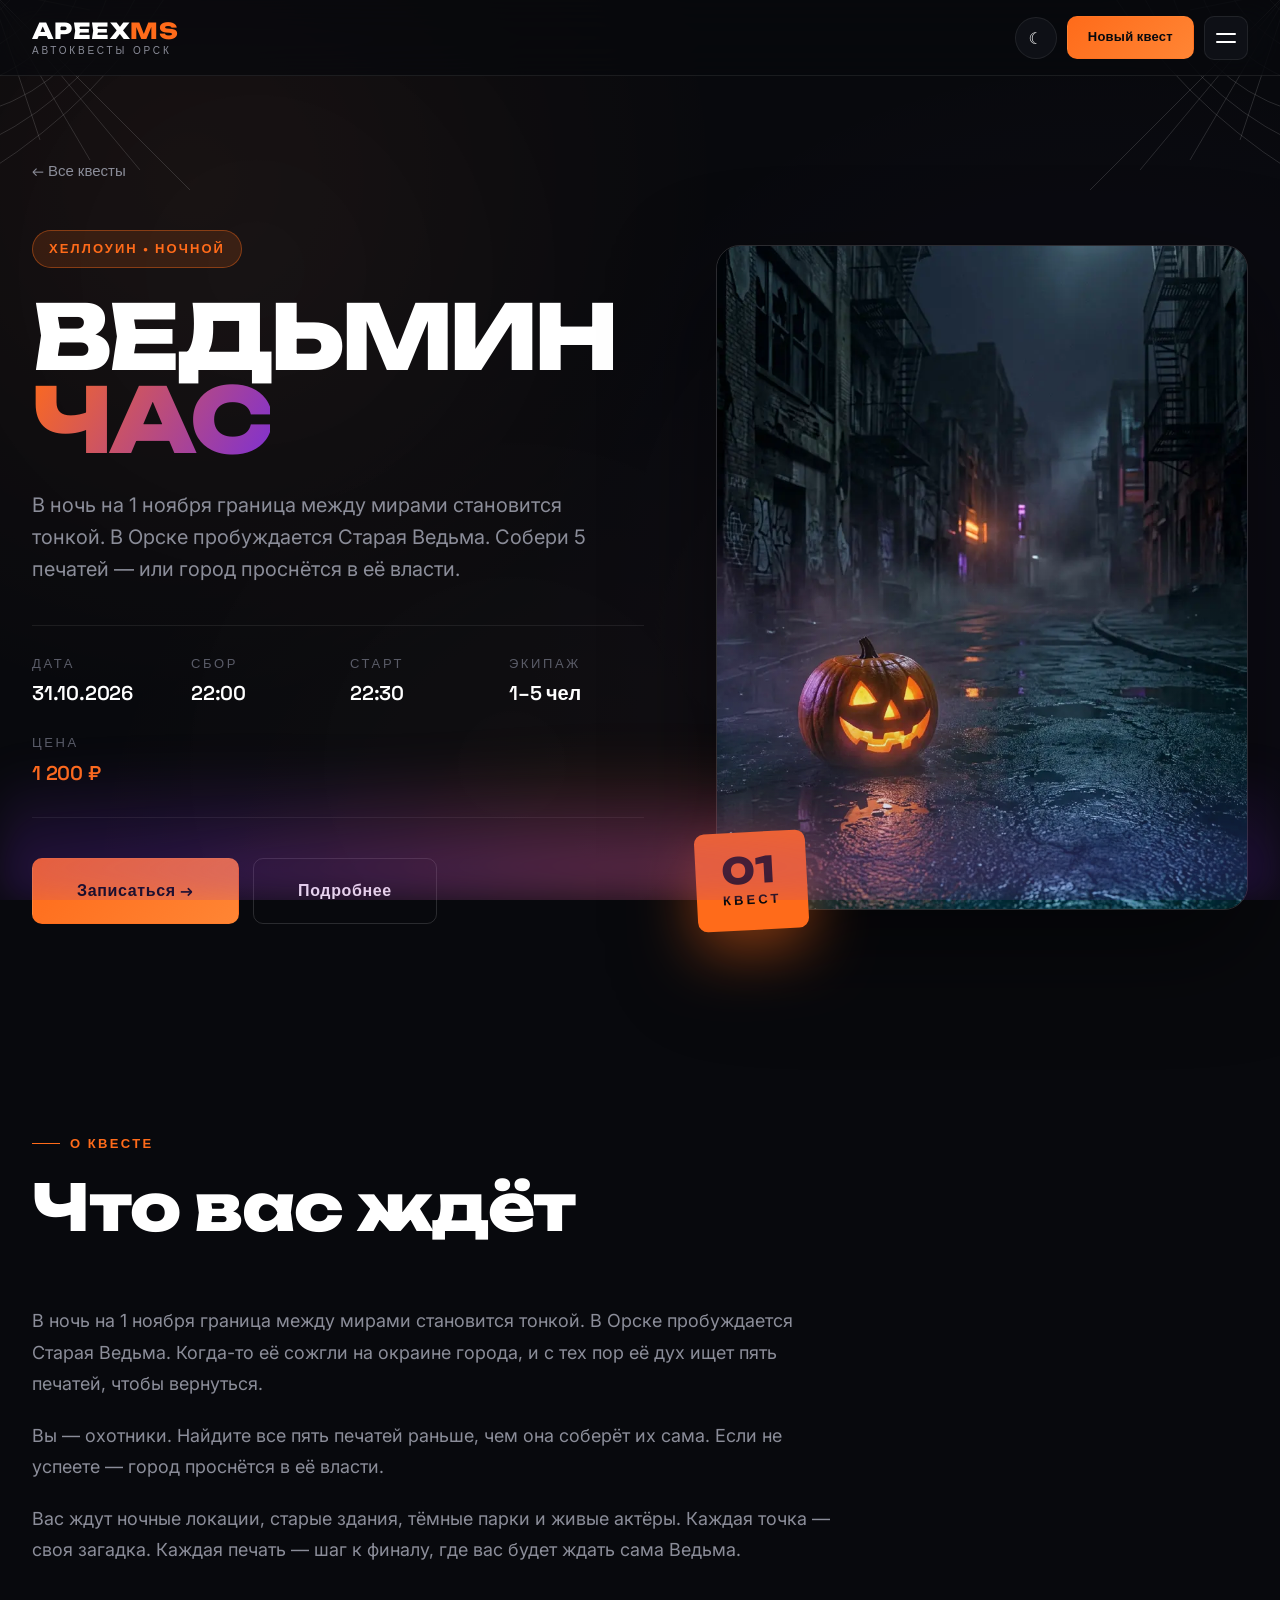
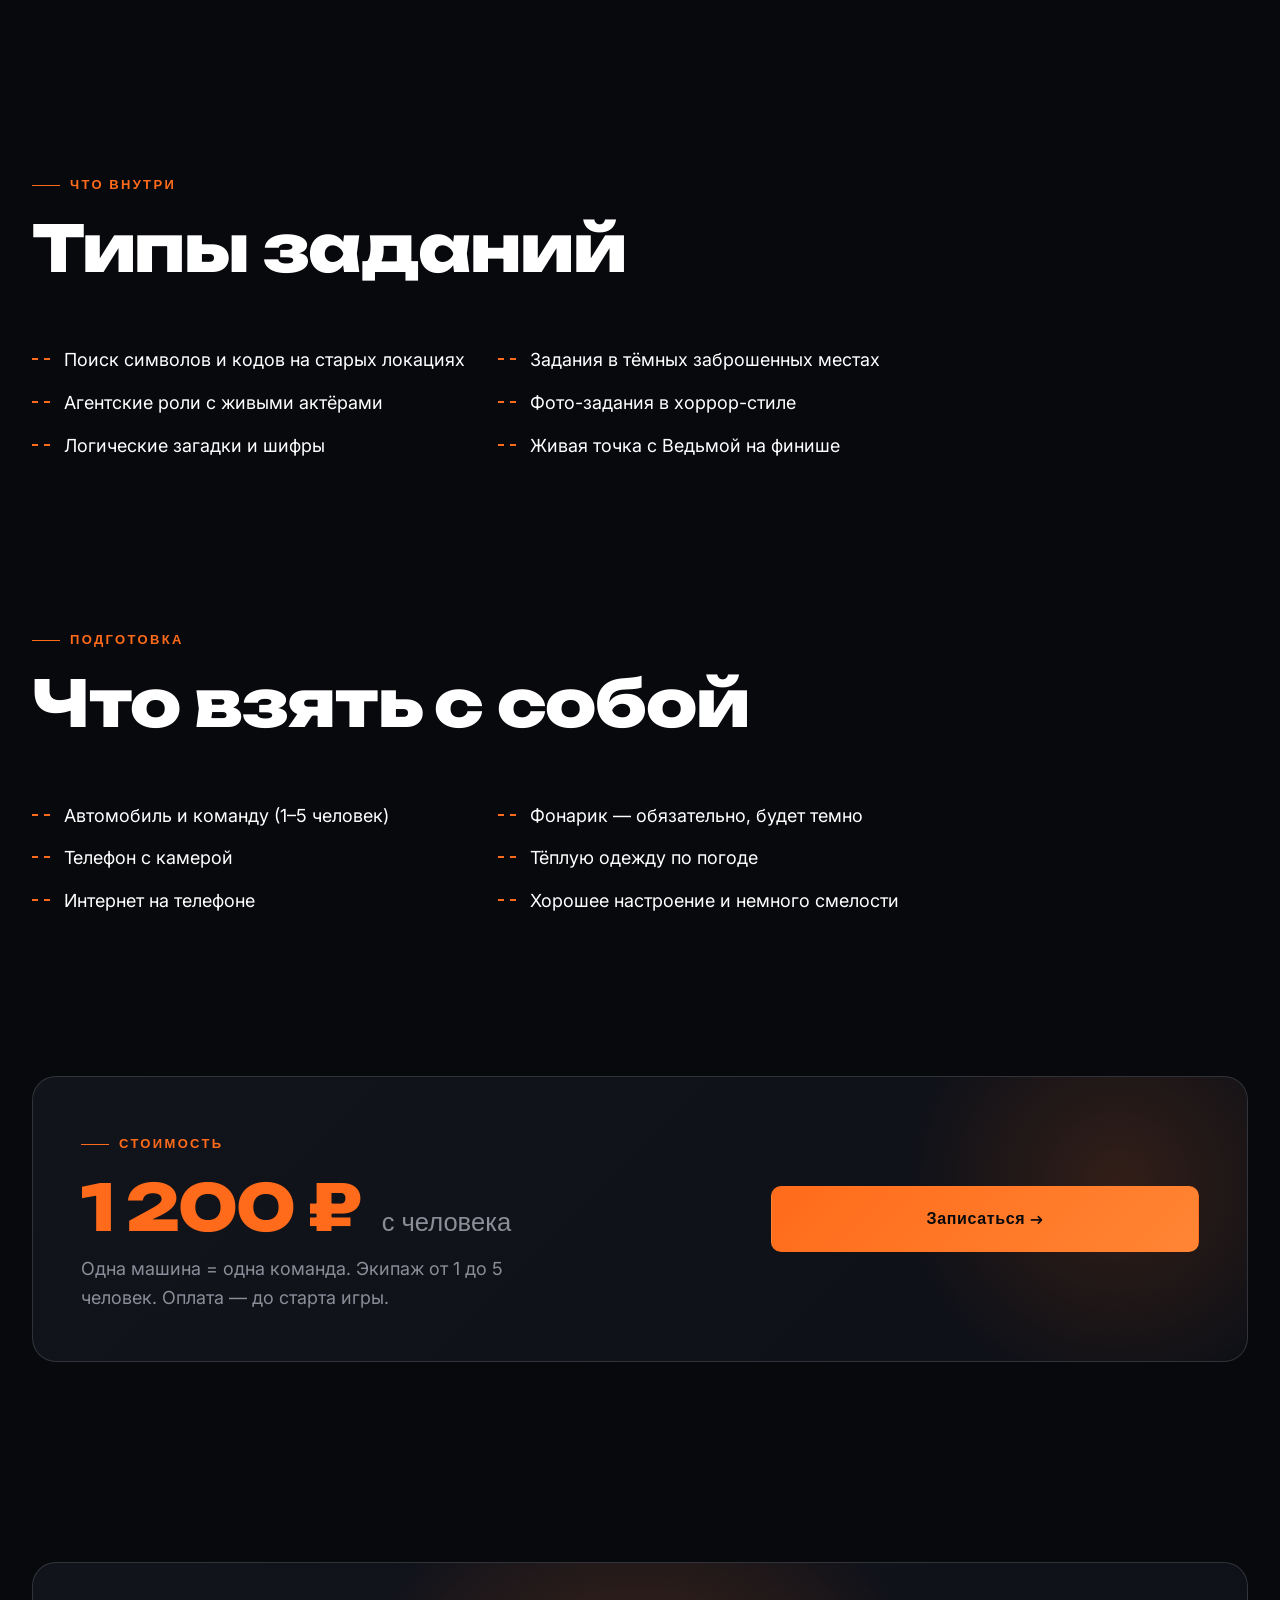
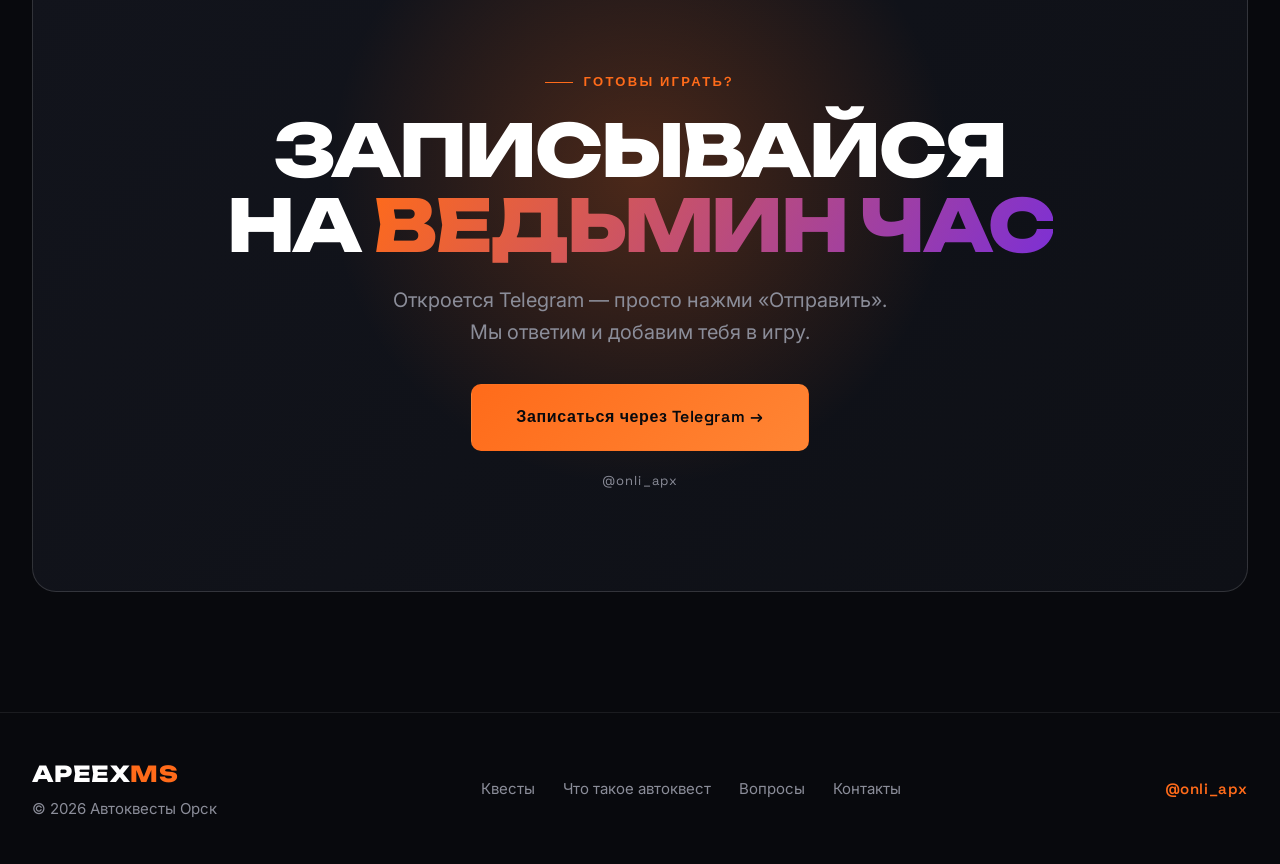
<file: quest-1.html>
<!DOCTYPE html>
<html lang="ru">
<head>
  <meta charset="UTF-8">
  <meta name="viewport" content="width=device-width, initial-scale=1.0">
  <meta name="description" content="ВЕДЬМИН ЧАС — хеллоуинский автоквест по ночному Орску. 31.10.2026. Собери 5 печатей, пока Ведьма не вернулась.">
  <meta name="theme-color" content="#08090d">
 
  <meta property="og:type" content="article">
  <meta property="og:site_name" content="APEEX MS">
  <meta property="og:title" content="ВЕДЬМИН ЧАС — квест 31.10.2026">
  <meta property="og:description" content="Хеллоуинский автоквест по ночному Орску. Собери 5 печатей, пока Ведьма не вернулась.">
  <meta property="og:image" content="https://phantomrush16.github.io/apeexms/preview.jpg">
  <meta property="og:url" content="https://phantomrush16.github.io/apeexms/quest-1.html">

  <title>ВЕДЬМИН ЧАС — APEEX MS</title>

  <link rel="icon" type="image/svg+xml" href="favicon.svg">
  <link rel="preconnect" href="https://fonts.googleapis.com">
  <link rel="preconnect" href="https://fonts.gstatic.com" crossorigin>
  <link href="https://fonts.googleapis.com/css2?family=Unbounded:wght@400;500;600;700;800;900&family=Inter:wght@400;500;600;700&family=Space+Grotesk:wght@500;600;700&display=swap" rel="stylesheet">
  <link rel="stylesheet" href="style.css">
</head>
<body class="theme-halloween">
    <!-- ПАУТИНА ПО УГЛАМ -->
  <div class="spiderwebs" aria-hidden="true">
    <svg class="web web--tl" viewBox="0 0 200 200" xmlns="http://www.w3.org/2000/svg">
      <g stroke="rgba(255,255,255,0.25)" stroke-width="1" fill="none">
        <path d="M0 0 L200 200 M0 0 L150 180 M0 0 L100 170 M0 0 L50 150 M0 0 L0 100 M0 0 L50 50 M0 0 L100 20 M0 0 L150 0"/>
        <path d="M30 0 Q20 10 0 30 M60 0 Q50 30 0 60 M90 0 Q70 60 0 90 M120 0 Q90 90 0 120 M150 0 Q100 100 0 150 M180 0 Q110 110 0 180"/>
      </g>
    </svg>

    <svg class="web web--tr" viewBox="0 0 200 200" xmlns="http://www.w3.org/2000/svg">
      <g stroke="rgba(255,255,255,0.25)" stroke-width="1" fill="none">
        <path d="M200 0 L0 200 M200 0 L50 180 M200 0 L100 170 M200 0 L150 150 M200 0 L200 100 M200 0 L150 50 M200 0 L100 20 M200 0 L50 0"/>
        <path d="M170 0 Q180 10 200 30 M140 0 Q150 30 200 60 M110 0 Q130 60 200 90 M80 0 Q110 90 200 120 M50 0 Q100 100 200 150 M20 0 Q90 110 200 180"/>
      </g>
    </svg>
  </div>
  <!-- ХЕЛЛОУИНСКИЙ ДЕКОР -->
  <div class="halloween-decor" aria-hidden="true">
    <!-- Летучие мыши -->
    <div class="bat bat--1"><svg viewBox="0 0 64 32" fill="currentColor"><path d="M32 16c-4-2-6-6-6-10 0 3-2 6-5 7 0-3-2-6-5-7-1 4-4 7-8 8 4 1 6 3 8 6 3-1 5-3 6-5 2 3 6 5 10 5s8-2 10-5c1 2 3 4 6 5 2-3 4-5 8-6-4-1-7-4-8-8-3 1-5 4-5 7-3-1-5-4-5-7 0 4-2 8-6 10z"/></svg></div>
    <div class="bat bat--2"><svg viewBox="0 0 64 32" fill="currentColor"><path d="M32 16c-4-2-6-6-6-10 0 3-2 6-5 7 0-3-2-6-5-7-1 4-4 7-8 8 4 1 6 3 8 6 3-1 5-3 6-5 2 3 6 5 10 5s8-2 10-5c1 2 3 4 6 5 2-3 4-5 8-6-4-1-7-4-8-8-3 1-5 4-5 7-3-1-5-4-5-7 0 4-2 8-6 10z"/></svg></div>
    <div class="bat bat--3"><svg viewBox="0 0 64 32" fill="currentColor"><path d="M32 16c-4-2-6-6-6-10 0 3-2 6-5 7 0-3-2-6-5-7-1 4-4 7-8 8 4 1 6 3 8 6 3-1 5-3 6-5 2 3 6 5 10 5s8-2 10-5c1 2 3 4 6 5 2-3 4-5 8-6-4-1-7-4-8-8-3 1-5 4-5 7-3-1-5-4-5-7 0 4-2 8-6 10z"/></svg></div>
    <div class="bat bat--4"><svg viewBox="0 0 64 32" fill="currentColor"><path d="M32 16c-4-2-6-6-6-10 0 3-2 6-5 7 0-3-2-6-5-7-1 4-4 7-8 8 4 1 6 3 8 6 3-1 5-3 6-5 2 3 6 5 10 5s8-2 10-5c1 2 3 4 6 5 2-3 4-5 8-6-4-1-7-4-8-8-3 1-5 4-5 7-3-1-5-4-5-7 0 4-2 8-6 10z"/></svg></div>
    <div class="bat bat--5"><svg viewBox="0 0 64 32" fill="currentColor"><path d="M32 16c-4-2-6-6-6-10 0 3-2 6-5 7 0-3-2-6-5-7-1 4-4 7-8 8 4 1 6 3 8 6 3-1 5-3 6-5 2 3 6 5 10 5s8-2 10-5c1 2 3 4 6 5 2-3 4-5 8-6-4-1-7-4-8-8-3 1-5 4-5 7-3-1-5-4-5-7 0 4-2 8-6 10z"/></svg></div>

    <!-- Светлячки -->
    <span class="firefly firefly--1"></span>
    <span class="firefly firefly--2"></span>
    <span class="firefly firefly--3"></span>
    <span class="firefly firefly--4"></span>
    <span class="firefly firefly--5"></span>
    <span class="firefly firefly--6"></span>
    <span class="firefly firefly--7"></span>
    <span class="firefly firefly--8"></span>
    <span class="firefly firefly--9"></span>
    <span class="firefly firefly--10"></span>
    <span class="firefly firefly--11"></span>
    <span class="firefly firefly--12"></span>

    <!-- Туман снизу -->
    <div class="fog"></div>
  </div>
  <div class="preloader" id="preloader">
    <span class="preloader__logo">APEEX MS</span>
  </div>

  <header class="header">
    <div class="container header__inner">
      <a href="index.html" class="brand">
        <span class="brand__name">APEEX<span class="brand__accent">MS</span></span>
        <span class="brand__sub">АВТОКВЕСТЫ ОРСК</span>
      </a>

      <div class="header__actions">
        <button class="theme-toggle" id="themeToggle" aria-label="Переключить тему">
          <span class="theme-toggle__icon">☾</span>
        </button>

        <a href="https://t.me/onli_apx" target="_blank" rel="noopener" class="btn btn--primary btn--small btn--pulse">
          Новый квест
        </a>

        <button class="burger" id="burger" aria-label="Открыть меню" aria-expanded="false">
          <span></span>
          <span></span>
        </button>
      </div>
    </div>
  </header>

  <aside class="side-menu" id="sideMenu" aria-hidden="true">
    <div class="side-menu__backdrop" data-close-menu></div>
    <nav class="side-menu__panel" role="navigation">
      <div class="side-menu__head">
        <span class="brand__name">APEEX<span class="brand__accent">MS</span></span>
        <button class="side-menu__close" data-close-menu aria-label="Закрыть меню">✕</button>
      </div>

      <ul class="side-menu__list">
        <li><a href="index.html">Главная</a></li>

        <li class="side-menu__item side-menu__item--has-sub" id="questsItem">
          <div class="side-menu__row">
            <a href="quests.html" class="side-menu__link">Квесты</a>
            <button class="side-menu__arrow" id="questsArrow" aria-label="Показать список квестов" aria-expanded="false">
              <svg width="14" height="14" viewBox="0 0 24 24" fill="none" stroke="currentColor" stroke-width="2.5" stroke-linecap="round" stroke-linejoin="round"><polyline points="6 9 12 15 18 9"/></svg>
            </button>
          </div>
          <ul class="side-menu__sub" id="questsSub">
            <li><a href="quest-1.html">ВЕДЬМИН ЧАС</a></li>
          </ul>
        </li>

        <li><a href="about.html">Что такое автоквест</a></li>
        <li><a href="index.html#how">Как это работает</a></li>
        <li><a href="index.html#faq">Вопросы</a></li>
        <li><a href="index.html#contact">Контакты</a></li>
      </ul>

      <div class="side-menu__footer">
        <a href="https://t.me/onli_apx" target="_blank" rel="noopener" class="btn btn--primary side-menu__cta">
          Написать в Telegram
        </a>
        <span class="side-menu__note">@onli_apx</span>
      </div>
    </nav>
  </aside>

  <section class="quest-hero">
    <div class="container">
      <a href="quests.html" class="back-link reveal">← Все квесты</a>

      <div class="quest-hero__grid">
        <div class="quest-hero__content">
          <span class="quest-hero__tag reveal">Хеллоуин • Ночной</span>
          <h1 class="quest-hero__title reveal reveal--delay-1">
            ВЕДЬМИН<br><span class="gradient-text">ЧАС</span>
          </h1>
          <p class="quest-hero__subtitle reveal reveal--delay-2">
            В ночь на 1 ноября граница между мирами становится тонкой.
            В Орске пробуждается Старая Ведьма. Собери 5 печатей —
            или город проснётся в её власти.
          </p>

          <div class="quest-hero__meta reveal reveal--delay-3">
            <div class="meta-item">
              <span class="meta-item__label">Дата</span>
              <span class="meta-item__value">31.10.2026</span>
            </div>
            <div class="meta-item">
              <span class="meta-item__label">Сбор</span>
              <span class="meta-item__value">22:00</span>
            </div>
            <div class="meta-item">
              <span class="meta-item__label">Старт</span>
              <span class="meta-item__value">22:30</span>
            </div>
            <div class="meta-item">
              <span class="meta-item__label">Экипаж</span>
              <span class="meta-item__value">1–5 чел</span>
            </div>
            <div class="meta-item">
              <span class="meta-item__label">Цена</span>
              <span class="meta-item__value accent">1 200 ₽</span>
            </div>
          </div>

          <div class="quest-hero__actions reveal reveal--delay-4">
            <a
              href="https://t.me/onli_apx?text=Хочу записаться на квест «ВЕДЬМИН ЧАС» (31.10.2026)"
              target="_blank"
              rel="noopener"
              class="btn btn--primary btn--large"
            >
              Записаться →
            </a>
            <a href="#about-quest" class="btn btn--ghost btn--large">Подробнее</a>
          </div>
        </div>

        <div class="quest-hero__visual reveal reveal--delay-3">
          <div class="quest-hero__image">
            <img
              src="images/quest-1-hero.webp"
              alt="ВЕДЬМИН ЧАС"
              loading="eager">
          </div>
          <div class="quest-hero__badge">
            <span class="quest-hero__badge-num">01</span>
            <span class="quest-hero__badge-text">квест</span>
          </div>
        </div>
      </div>
    </div>
  </section>

  <section class="section" id="about-quest">
    <div class="container">
      <div class="section-head reveal">
        <span class="eyebrow">О квесте</span>
        <h2 class="section-title">Что вас ждёт</h2>
      </div>

      <div class="quest-text reveal">
        <p>
          В ночь на 1 ноября граница между мирами становится тонкой.
          В Орске пробуждается Старая Ведьма. Когда-то её сожгли на окраине
          города, и с тех пор её дух ищет пять печатей, чтобы вернуться.
        </p>
        <p>
          Вы — охотники. Найдите все пять печатей раньше, чем она
          соберёт их сама. Если не успеете — город проснётся в её власти.
        </p>
        <p>
          Вас ждут ночные локации, старые здания, тёмные парки и живые
          актёры. Каждая точка — своя загадка. Каждая печать — шаг
          к финалу, где вас будет ждать сама Ведьма.
        </p>
      </div>
    </div>
  </section>

  <section class="section section--tight">
    <div class="container">
      <div class="section-head reveal">
        <span class="eyebrow">Что внутри</span>
        <h2 class="section-title">Типы заданий</h2>
      </div>

      <ul class="tasks-list reveal">
        <li>Поиск символов и кодов на старых локациях</li>
        <li>Задания в тёмных заброшенных местах</li>
        <li>Агентские роли с живыми актёрами</li>
        <li>Фото-задания в хоррор-стиле</li>
        <li>Логические загадки и шифры</li>
        <li>Живая точка с Ведьмой на финише</li>
      </ul>
    </div>
  </section>

  <section class="section section--tight">
    <div class="container">
      <div class="section-head reveal">
        <span class="eyebrow">Подготовка</span>
        <h2 class="section-title">Что взять с собой</h2>
      </div>

      <ul class="check-list reveal">
        <li>Автомобиль и команду (1–5 человек)</li>
        <li>Фонарик — обязательно, будет темно</li>
        <li>Телефон с камерой</li>
        <li>Тёплую одежду по погоде</li>
        <li>Интернет на телефоне</li>
        <li>Хорошее настроение и немного смелости</li>
      </ul>
    </div>
  </section>

  <section class="section section--tight">
    <div class="container">
      <div class="price-block reveal">
        <div class="price-block__content">
          <span class="eyebrow">Стоимость</span>
          <h2 class="price-block__title">1 200 ₽ <span>с человека</span></h2>
          <p class="price-block__text">
            Одна машина = одна команда. Экипаж от 1 до 5 человек.
            Оплата — до старта игры.
          </p>
        </div>
        <a
          href="https://t.me/onli_apx?text=Хочу записаться на квест «ВЕДЬМИН ЧАС» (31.10.2026)"
          target="_blank"
          rel="noopener"
          class="btn btn--primary btn--large"
        >
          Записаться →
        </a>
      </div>
    </div>
  </section>

  <section class="section cta quest-cta">
    <div class="container">
      <div class="cta__inner reveal">
        <div class="cta__glow"></div>
        <span class="eyebrow">Готовы играть?</span>
        <h2 class="cta__title">
          Записывайся<br>на <span class="gradient-text">ВЕДЬМИН ЧАС</span>
        </h2>
        <p class="cta__text">
          Откроется Telegram — просто нажми «Отправить». Мы ответим и добавим тебя в игру.
        </p>
        <a
          href="https://t.me/onli_apx?text=Хочу записаться на квест «ВЕДЬМИН ЧАС» (31.10.2026)"
          target="_blank"
          rel="noopener"
          class="btn btn--primary btn--large"
        >
          Записаться через Telegram →
        </a>
        <span class="cta__note">@onli_apx</span>
      </div>
    </div>
  </section>

  <footer class="footer">
    <div class="container footer__inner">
      <div class="footer__brand">
        <span class="brand__name">APEEX<span class="brand__accent">MS</span></span>
        <span class="footer__copy">© 2026 Автоквесты Орск</span>
      </div>
      <nav class="footer__nav">
        <a href="quests.html">Квесты</a>
        <a href="about.html">Что такое автоквест</a>
        <a href="index.html#faq">Вопросы</a>
        <a href="index.html#contact">Контакты</a>
      </nav>
      <a href="https://t.me/onli_apx" target="_blank" rel="noopener" class="footer__link">@onli_apx</a>
    </div>
  </footer>

  <button class="to-top" id="toTop" aria-label="Наверх">↑</button>

  <script src="script.js"></script>
</body>
</html>
</file>
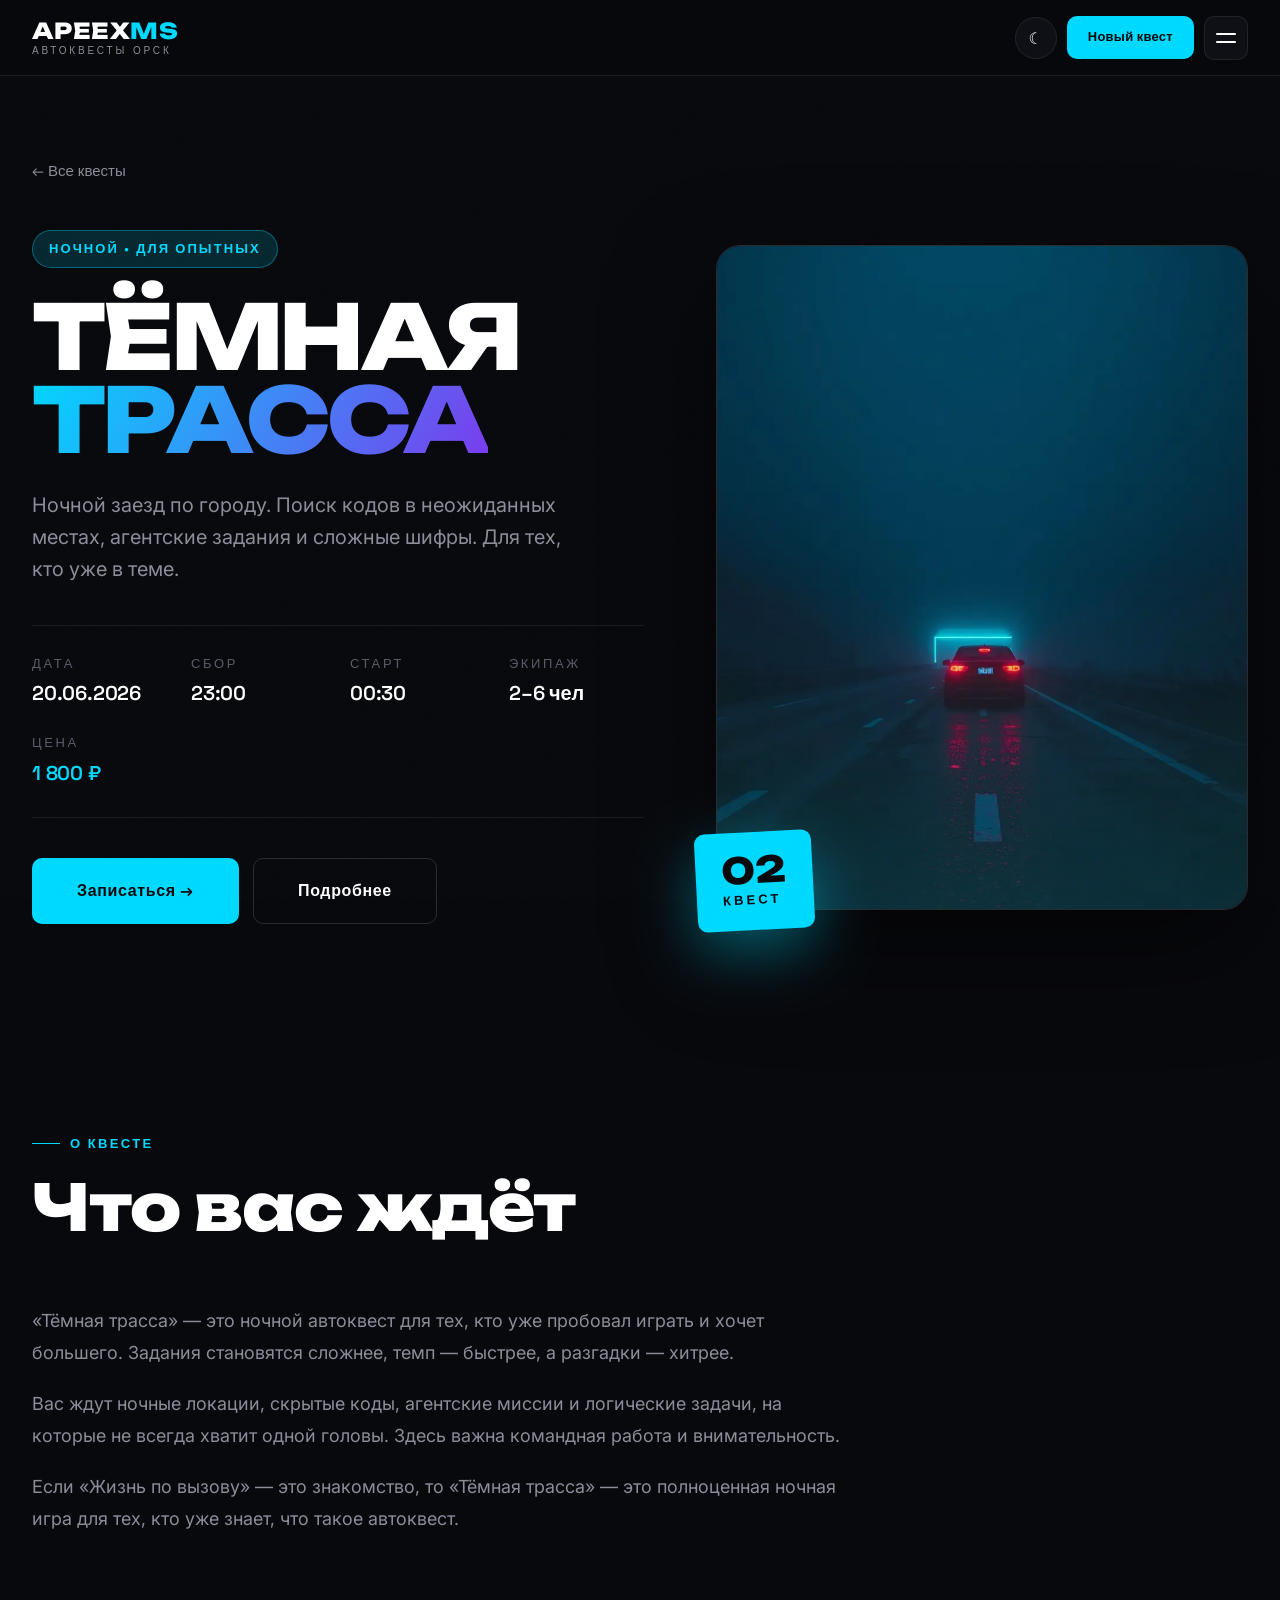
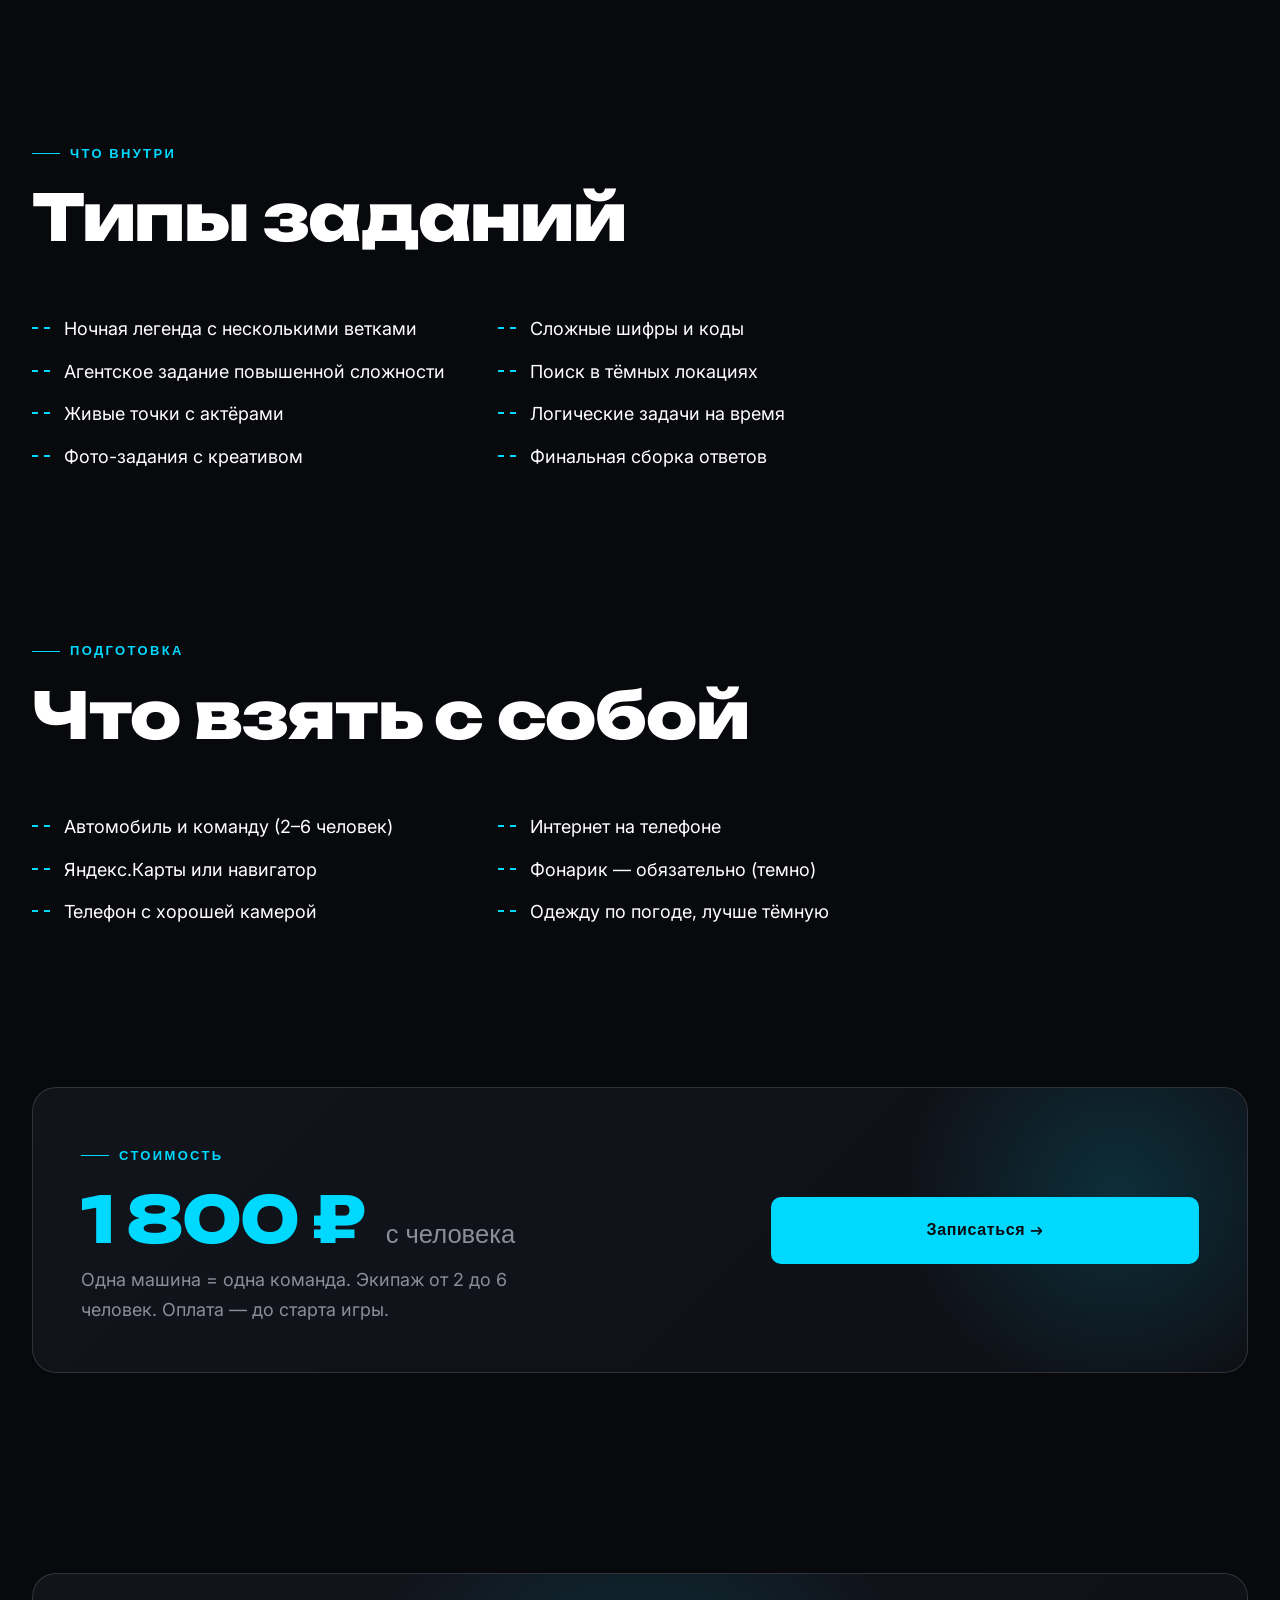
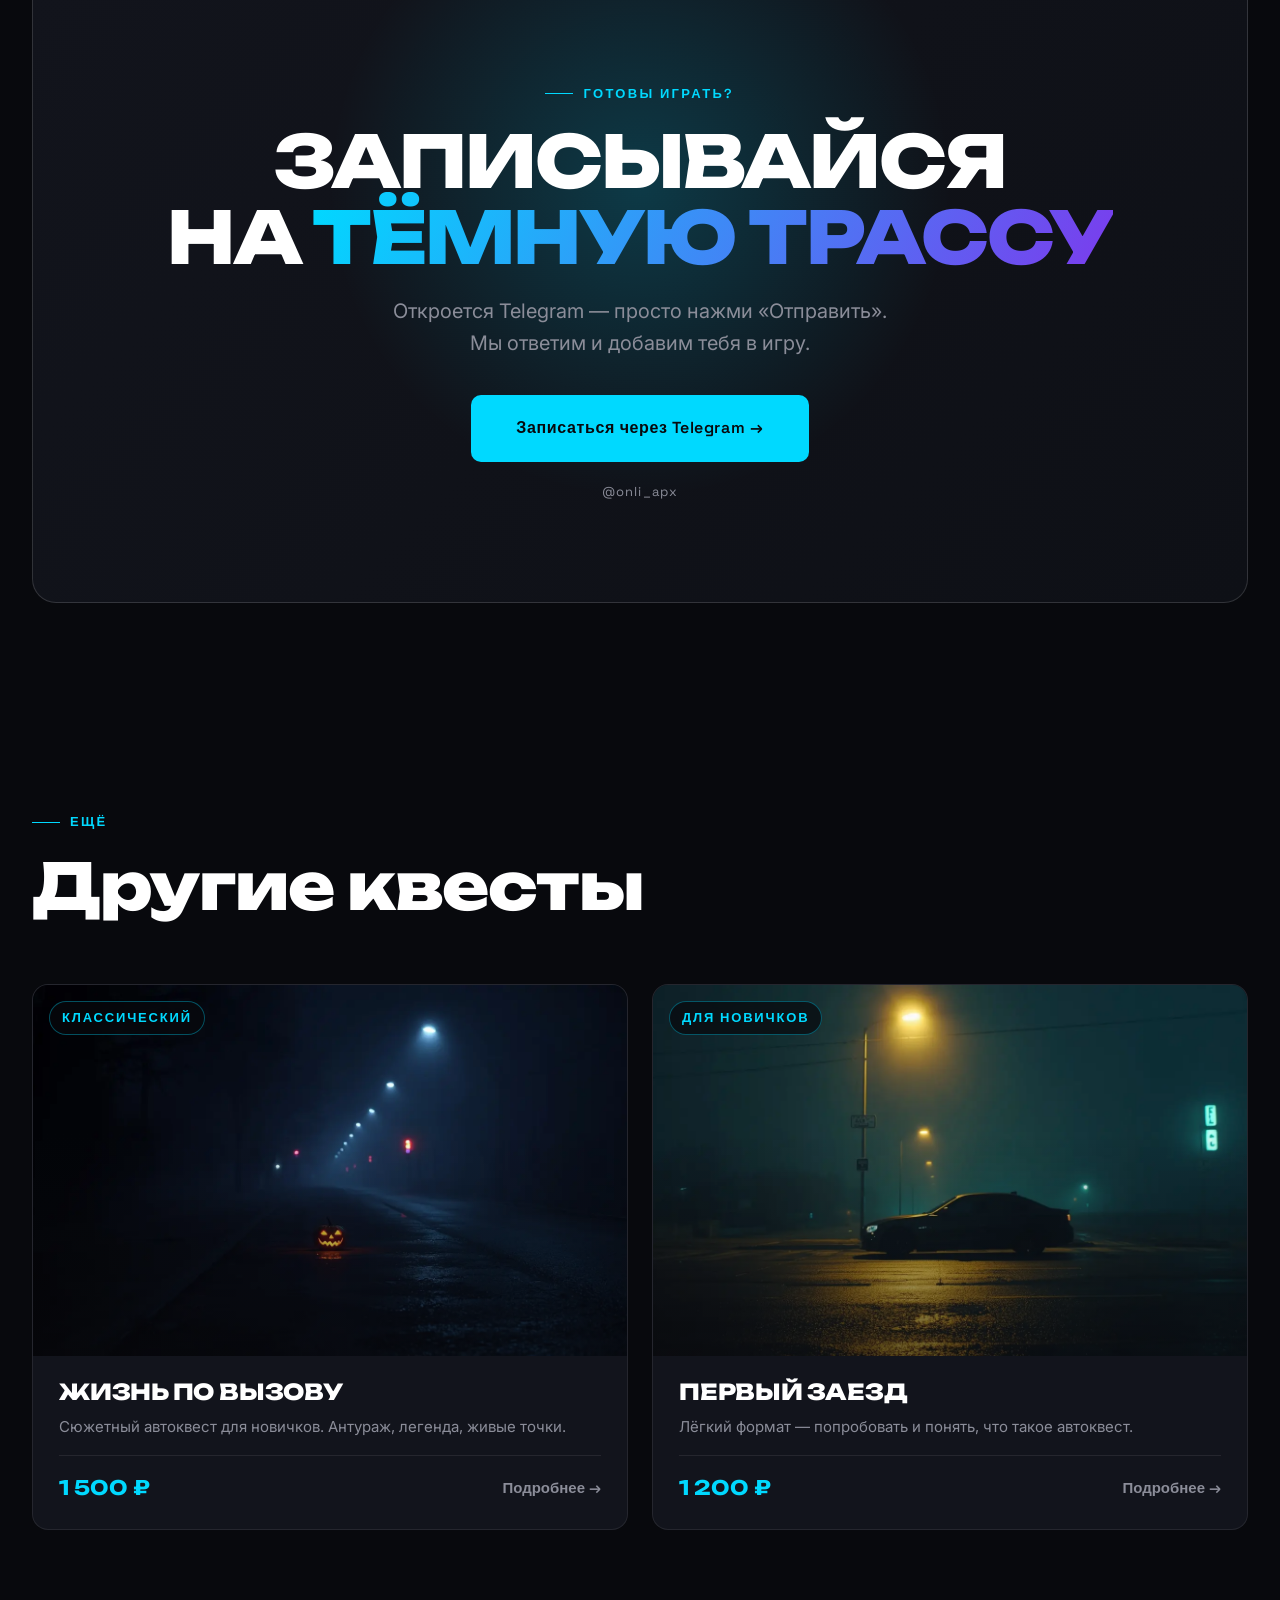
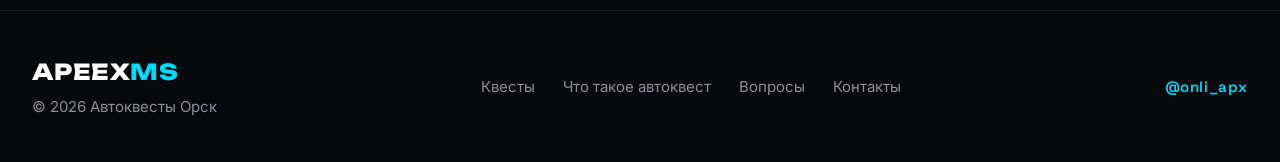
<file: quest-2.html>
<!DOCTYPE html>
<html lang="ru">
<head>
  <meta charset="UTF-8">
  <meta name="viewport" content="width=device-width, initial-scale=1.0">
  <meta name="description" content="ТЁМНАЯ ТРАССА — ночной автоквест для опытных экипажей в Орске. 20.06.2026. APEEX MS.">
  <meta name="theme-color" content="#08090d">
    <!-- Open Graph (для Telegram, ВК, WhatsApp) -->
  <meta property="og:type" content="article">
<meta property="og:site_name" content="APEEX MS">
<meta property="og:title" content="ТЁМНАЯ ТРАССА — квест 20.06.2026">
<meta property="og:description" content="Ночной автоквест для опытных экипажей. Шифры, агентские задания, сложные загадки.">
<meta property="og:image" content="https://phantomrush16.github.io/apeexms/preview.jpg">
<meta property="og:url" content="https://phantomrush16.github.io/apeexms/quest-2.html">
  <title>ТЁМНАЯ ТРАССА — APEEX MS</title>

  <link rel="preconnect" href="https://fonts.googleapis.com">
  <link rel="preconnect" href="https://fonts.gstatic.com" crossorigin>
 <link rel="icon" type="image/svg+xml" href="favicon.svg">
  <link rel="stylesheet" href="style.css">
</head>
<body>

  <div class="preloader" id="preloader">
    <span class="preloader__logo">APEEX MS</span>
  </div>

  <!-- ШАПКА -->
  <header class="header">
    <div class="container header__inner">
      <a href="index.html" class="brand">
        <span class="brand__name">APEEX<span class="brand__accent">MS</span></span>
        <span class="brand__sub">АВТОКВЕСТЫ ОРСК</span>
      </a>

      <div class="header__actions">
        <button class="theme-toggle" id="themeToggle" aria-label="Переключить тему">
          <span class="theme-toggle__icon">☾</span>
        </button>

        <a href="https://t.me/onli_apx" target="_blank" rel="noopener" class="btn btn--primary btn--small btn--pulse">
          Новый квест
        </a>

        <button class="burger" id="burger" aria-label="Открыть меню" aria-expanded="false">
          <span></span>
          <span></span>
        </button>
      </div>
    </div>
  </header>

  <!-- БОКОВОЕ МЕНЮ -->
  <aside class="side-menu" id="sideMenu" aria-hidden="true">
    <div class="side-menu__backdrop" data-close-menu></div>
    <nav class="side-menu__panel" role="navigation">
      <div class="side-menu__head">
        <span class="brand__name">APEEX<span class="brand__accent">MS</span></span>
        <button class="side-menu__close" data-close-menu aria-label="Закрыть меню">✕</button>
      </div>

      <ul class="side-menu__list">
        <li><a href="index.html">Главная</a></li>

        <li class="side-menu__item side-menu__item--has-sub" id="questsItem">
          <div class="side-menu__row">
            <a href="quests.html" class="side-menu__link">Квесты</a>
            <button class="side-menu__arrow" id="questsArrow" aria-label="Показать список квестов" aria-expanded="false">
              <svg width="14" height="14" viewBox="0 0 24 24" fill="none" stroke="currentColor" stroke-width="2.5" stroke-linecap="round" stroke-linejoin="round"><polyline points="6 9 12 15 18 9"/></svg>
            </button>
          </div>
        <ul class="side-menu__sub" id="questsSub">
  <li><a href="quest-1.html">ВЕДЬМИН ЧАС</a></li>
</ul>
        </li>

        <li><a href="about.html">Что такое автоквест</a></li>
        <li><a href="index.html#how">Как это работает</a></li>
        <li><a href="index.html#faq">Вопросы</a></li>
        <li><a href="index.html#contact">Контакты</a></li>
      </ul>

      <div class="side-menu__footer">
        <a href="https://t.me/onli_apx" target="_blank" rel="noopener" class="btn btn--primary side-menu__cta">
          Написать в Telegram
        </a>
        <span class="side-menu__note">@onli_apx</span>
      </div>
    </nav>
  </aside>

  <!-- HERO КВЕСТА -->
  <section class="quest-hero">
    <div class="container">
      <a href="quests.html" class="back-link reveal">← Все квесты</a>

      <div class="quest-hero__grid">
        <div class="quest-hero__content">
          <span class="quest-hero__tag reveal">Ночной • Для опытных</span>
          <h1 class="quest-hero__title reveal reveal--delay-1">
            ТЁМНАЯ<br><span class="gradient-text">ТРАССА</span>
          </h1>
          <p class="quest-hero__subtitle reveal reveal--delay-2">
            Ночной заезд по городу. Поиск кодов в неожиданных местах,
            агентские задания и сложные шифры. Для тех, кто уже в теме.
          </p>

          <div class="quest-hero__meta reveal reveal--delay-3">
            <div class="meta-item">
              <span class="meta-item__label">Дата</span>
              <span class="meta-item__value">20.06.2026</span>
            </div>
            <div class="meta-item">
              <span class="meta-item__label">Сбор</span>
              <span class="meta-item__value">23:00</span>
            </div>
            <div class="meta-item">
              <span class="meta-item__label">Старт</span>
              <span class="meta-item__value">00:30</span>
            </div>
            <div class="meta-item">
              <span class="meta-item__label">Экипаж</span>
              <span class="meta-item__value">2–6 чел</span>
            </div>
            <div class="meta-item">
              <span class="meta-item__label">Цена</span>
              <span class="meta-item__value accent">1 800 ₽</span>
            </div>
          </div>

          <div class="quest-hero__actions reveal reveal--delay-4">
            <a
              href="https://t.me/onli_apx?text=Хочу записаться на квест «ТЁМНАЯ ТРАССА» (20.06.2026)"
              target="_blank"
              rel="noopener"
              class="btn btn--primary btn--large"
            >
              Записаться →
            </a>
            <a href="#about-quest" class="btn btn--ghost btn--large">Подробнее</a>
          </div>
        </div>

        <div class="quest-hero__visual reveal reveal--delay-3">
          <div class="quest-hero__image">
            <img
              src="images/quest-2-hero.webp"
              alt="ТЁМНАЯ ТРАССА"
              loading="eager">
          </div>
          <div class="quest-hero__badge">
            <span class="quest-hero__badge-num">02</span>
            <span class="quest-hero__badge-text">квест</span>
          </div>
        </div>
      </div>
    </div>
  </section>

  <!-- ЧТО ВАС ЖДЁТ -->
  <section class="section" id="about-quest">
    <div class="container">
      <div class="section-head reveal">
        <span class="eyebrow">О квесте</span>
        <h2 class="section-title">Что вас ждёт</h2>
      </div>

      <div class="quest-text reveal">
        <p>
          «Тёмная трасса» — это ночной автоквест для тех, кто уже
          пробовал играть и хочет большего. Задания становятся сложнее,
          темп — быстрее, а разгадки — хитрее.
        </p>
        <p>
          Вас ждут ночные локации, скрытые коды, агентские миссии
          и логические задачи, на которые не всегда хватит одной головы.
          Здесь важна командная работа и внимательность.
        </p>
        <p>
          Если «Жизнь по вызову» — это знакомство, то «Тёмная трасса» —
          это полноценная ночная игра для тех, кто уже знает, что такое
          автоквест.
        </p>
      </div>
    </div>
  </section>

  <!-- ТИПЫ ЗАДАНИЙ -->
  <section class="section section--tight">
    <div class="container">
      <div class="section-head reveal">
        <span class="eyebrow">Что внутри</span>
        <h2 class="section-title">Типы заданий</h2>
      </div>

      <ul class="tasks-list reveal">
        <li>Ночная легенда с несколькими ветками</li>
        <li>Сложные шифры и коды</li>
        <li>Агентское задание повышенной сложности</li>
        <li>Поиск в тёмных локациях</li>
        <li>Живые точки с актёрами</li>
        <li>Логические задачи на время</li>
        <li>Фото-задания с креативом</li>
        <li>Финальная сборка ответов</li>
      </ul>
    </div>
  </section>

  <!-- ЧТО ВЗЯТЬ -->
  <section class="section section--tight">
    <div class="container">
      <div class="section-head reveal">
        <span class="eyebrow">Подготовка</span>
        <h2 class="section-title">Что взять с собой</h2>
      </div>

      <ul class="check-list reveal">
        <li>Автомобиль и команду (2–6 человек)</li>
        <li>Интернет на телефоне</li>
        <li>Яндекс.Карты или навигатор</li>
        <li>Фонарик — обязательно (темно)</li>
        <li>Телефон с хорошей камерой</li>
        <li>Одежду по погоде, лучше тёмную</li>
      </ul>
    </div>
  </section>

  <!-- СТОИМОСТЬ -->
  <section class="section section--tight">
    <div class="container">
      <div class="price-block reveal">
        <div class="price-block__content">
          <span class="eyebrow">Стоимость</span>
          <h2 class="price-block__title">1 800 ₽ <span>с человека</span></h2>
          <p class="price-block__text">
            Одна машина = одна команда. Экипаж от 2 до 6 человек.
            Оплата — до старта игры.
          </p>
        </div>
        <a
          href="https://t.me/onli_apx?text=Хочу записаться на квест «ТЁМНАЯ ТРАССА» (20.06.2026)"
          target="_blank"
          rel="noopener"
          class="btn btn--primary btn--large"
        >
          Записаться →
        </a>
      </div>
    </div>
  </section>

  <!-- CTA ЗАПИСИ -->
  <section class="section cta quest-cta">
    <div class="container">
      <div class="cta__inner reveal">
        <div class="cta__glow"></div>
        <span class="eyebrow">Готовы играть?</span>
        <h2 class="cta__title">
          Записывайся<br>на <span class="gradient-text">ТЁМНУЮ ТРАССУ</span>
        </h2>
        <p class="cta__text">
          Откроется Telegram — просто нажми «Отправить». Мы ответим и добавим тебя в игру.
        </p>
        <a
          href="https://t.me/onli_apx?text=Хочу записаться на квест «ТЁМНАЯ ТРАССА» (20.06.2026)"
          target="_blank"
          rel="noopener"
          class="btn btn--primary btn--large"
        >
          Записаться через Telegram →
        </a>
        <span class="cta__note">@onli_apx</span>
      </div>
    </div>
  </section>

  <!-- ДРУГИЕ КВЕСТЫ -->
  <section class="section section--tight">
    <div class="container">
      <div class="section-head reveal">
        <span class="eyebrow">Ещё</span>
        <h2 class="section-title">Другие квесты</h2>
      </div>

      <div class="quests__grid quests__grid--two">
        <a href="quest-1.html" class="quest-card reveal">
          <div class="quest-card__media">
            <img src="images/quest-1-cover.webp" alt="ЖИЗНЬ ПО ВЫЗОВУ" loading="lazy">
            <span class="quest-card__tag">Классический</span>
          </div>
          <div class="quest-card__body">
            <h3 class="quest-card__title">ЖИЗНЬ ПО ВЫЗОВУ</h3>
            <p class="quest-card__text">Сюжетный автоквест для новичков. Антураж, легенда, живые точки.</p>
            <div class="quest-card__footer">
              <span class="quest-card__price">1 500 ₽</span>
              <span class="quest-card__link">Подробнее →</span>
            </div>
          </div>
        </a>

        <a href="quest-3.html" class="quest-card reveal reveal--delay-1">
          <div class="quest-card__media">
            <img src="images/quest-3-cover.webp" alt="ПЕРВЫЙ ЗАЕЗД" loading="lazy">
            <span class="quest-card__tag">Для новичков</span>
          </div>
          <div class="quest-card__body">
            <h3 class="quest-card__title">ПЕРВЫЙ ЗАЕЗД</h3>
            <p class="quest-card__text">Лёгкий формат — попробовать и понять, что такое автоквест.</p>
            <div class="quest-card__footer">
              <span class="quest-card__price">1 200 ₽</span>
              <span class="quest-card__link">Подробнее →</span>
            </div>
          </div>
        </a>
      </div>
    </div>
  </section>

  <!-- ФУТЕР -->
  <footer class="footer">
    <div class="container footer__inner">
      <div class="footer__brand">
        <span class="brand__name">APEEX<span class="brand__accent">MS</span></span>
        <span class="footer__copy">© 2026 Автоквесты Орск</span>
      </div>
      <nav class="footer__nav">
        <a href="quests.html">Квесты</a>
        <a href="about.html">Что такое автоквест</a>
        <a href="index.html#faq">Вопросы</a>
        <a href="index.html#contact">Контакты</a>
      </nav>
      <a href="https://t.me/onli_apx" target="_blank" rel="noopener" class="footer__link">@onli_apx</a>
    </div>
  </footer>

  <button class="to-top" id="toTop" aria-label="Наверх">↑</button>

  <script src="script.js"></script>
</body>
</html>
</file>
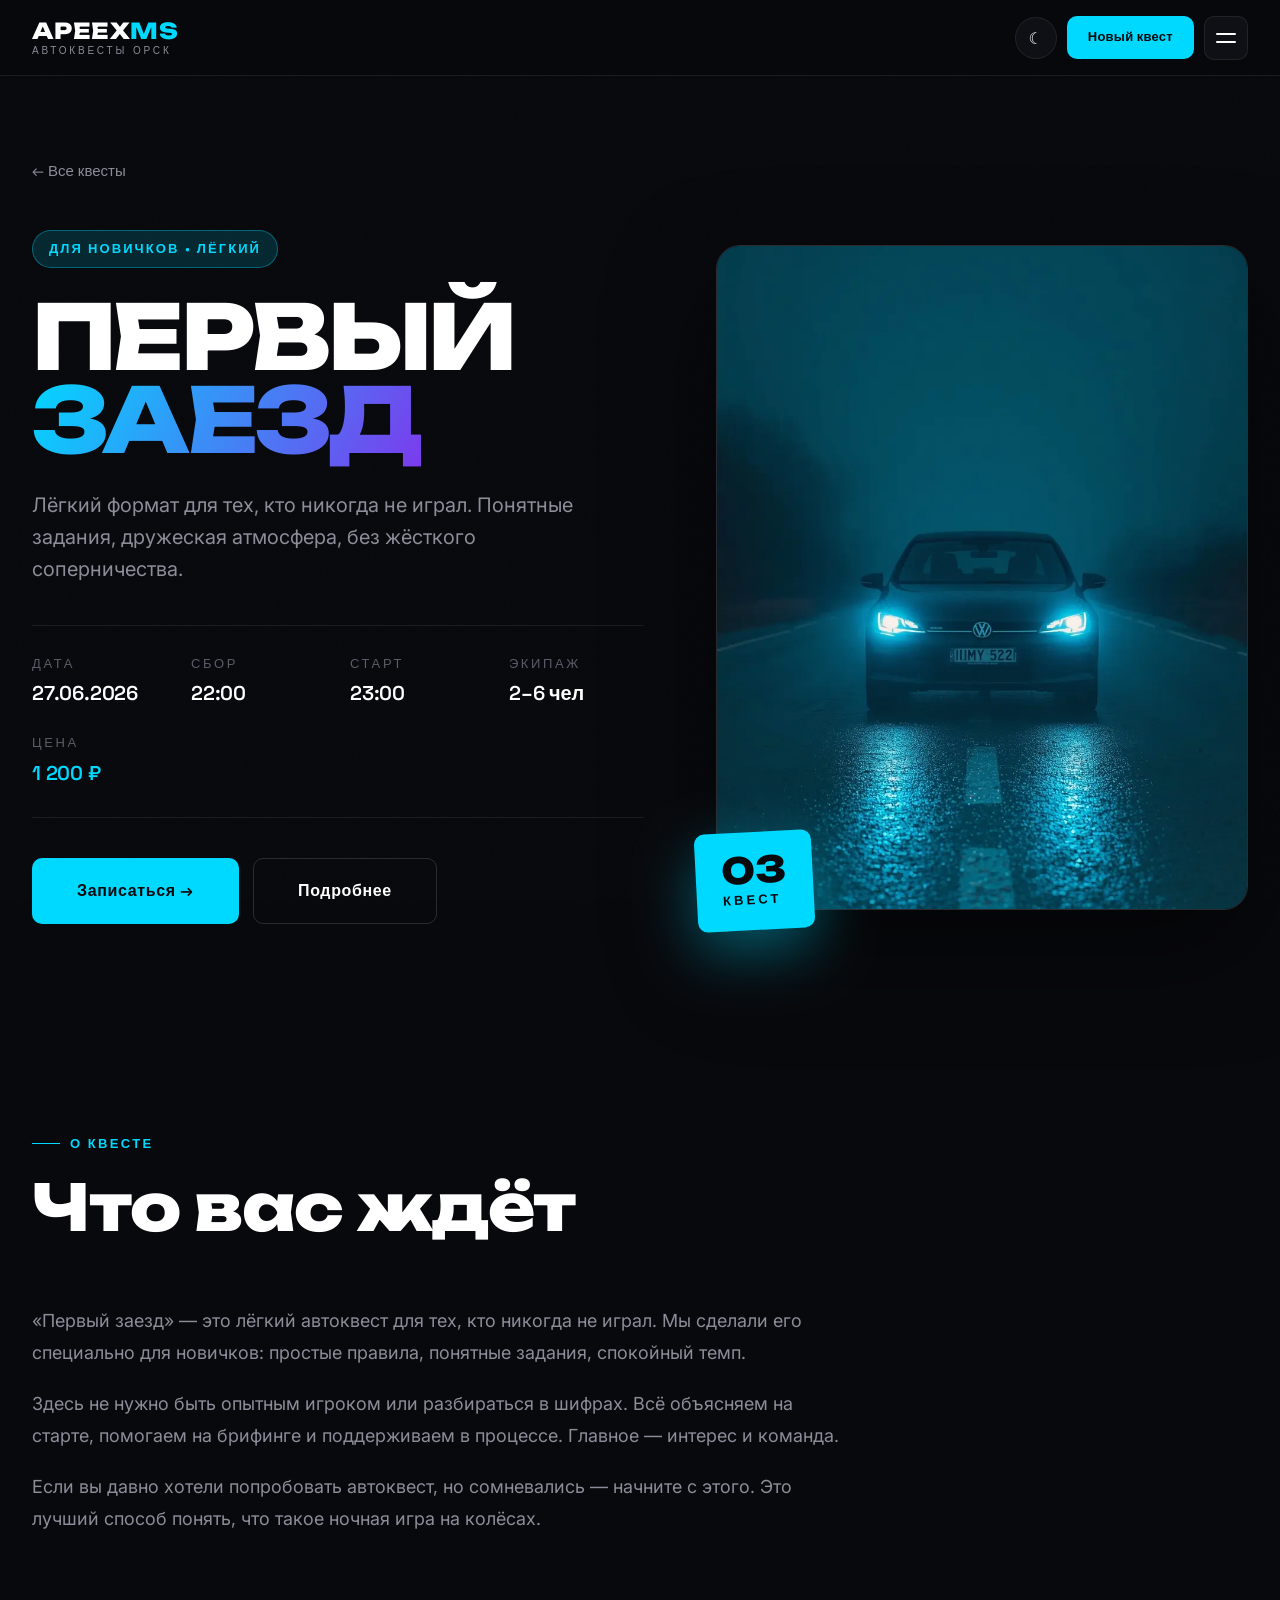
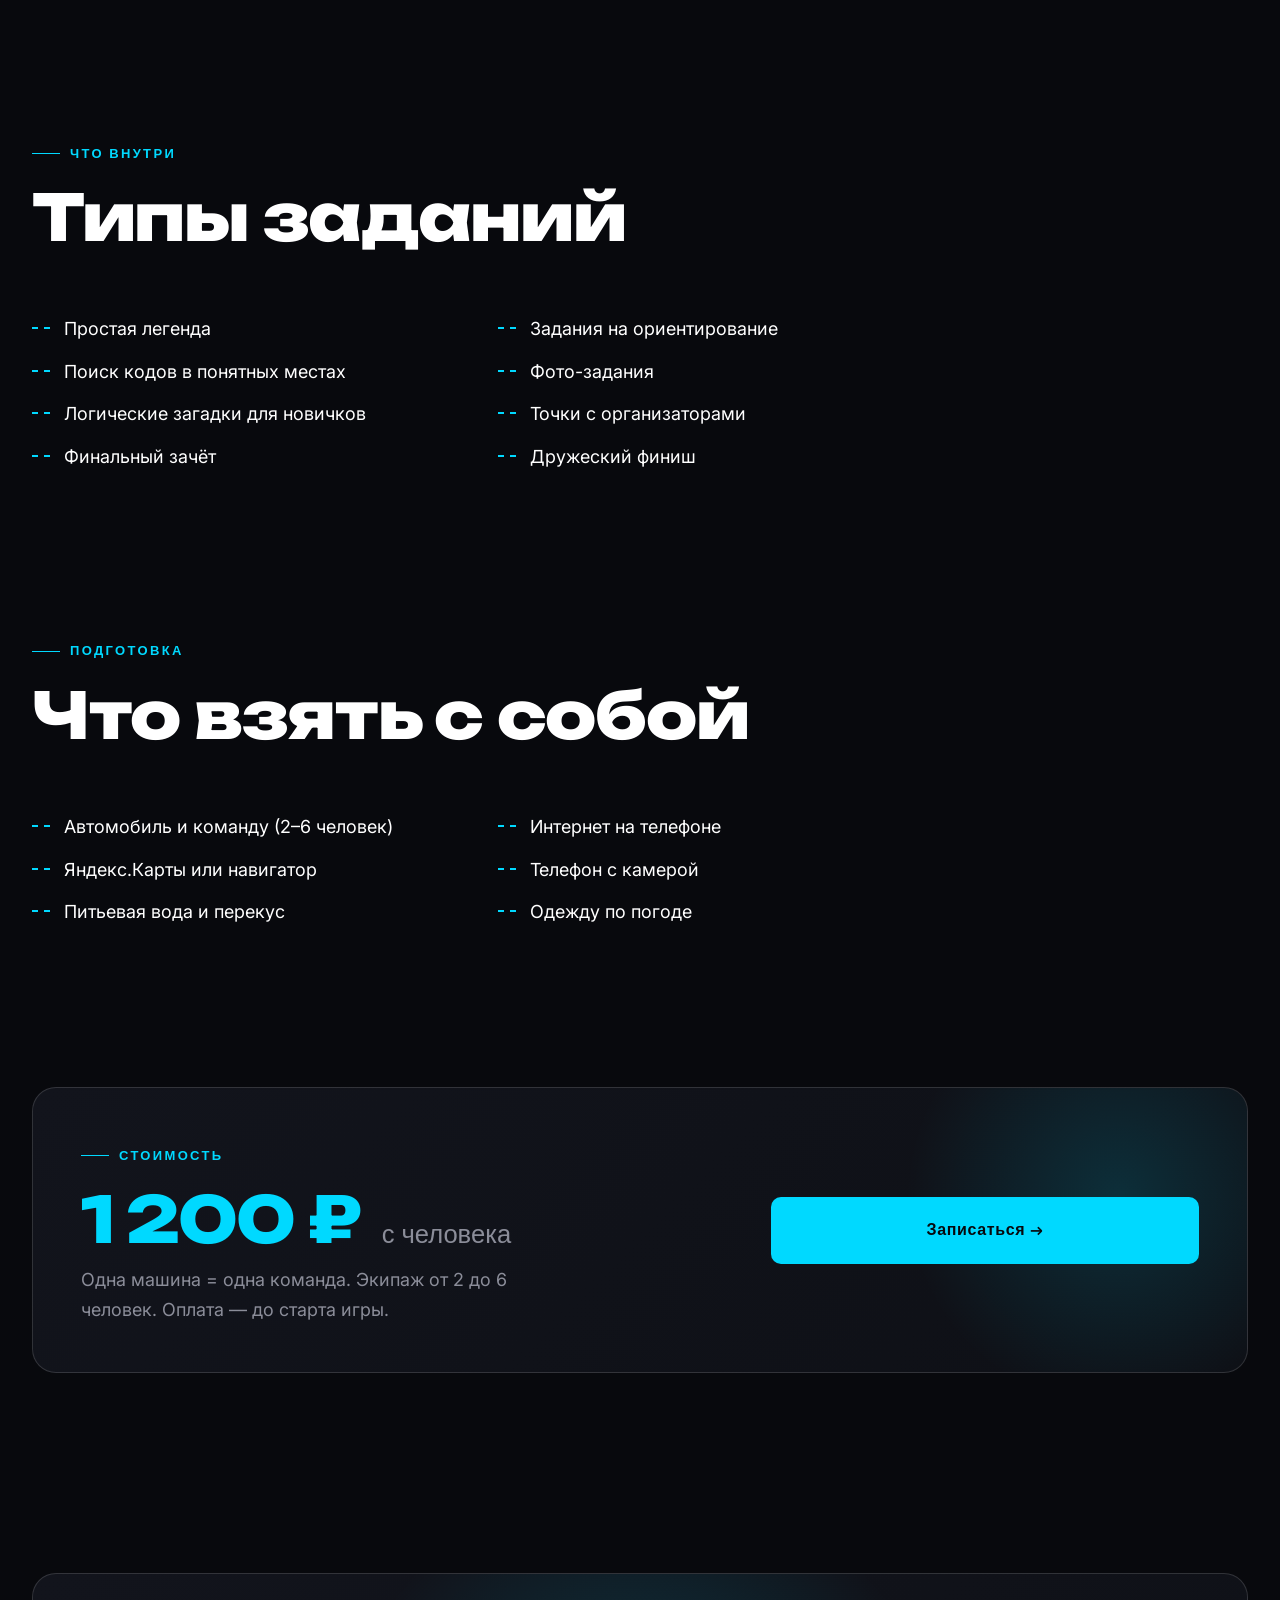
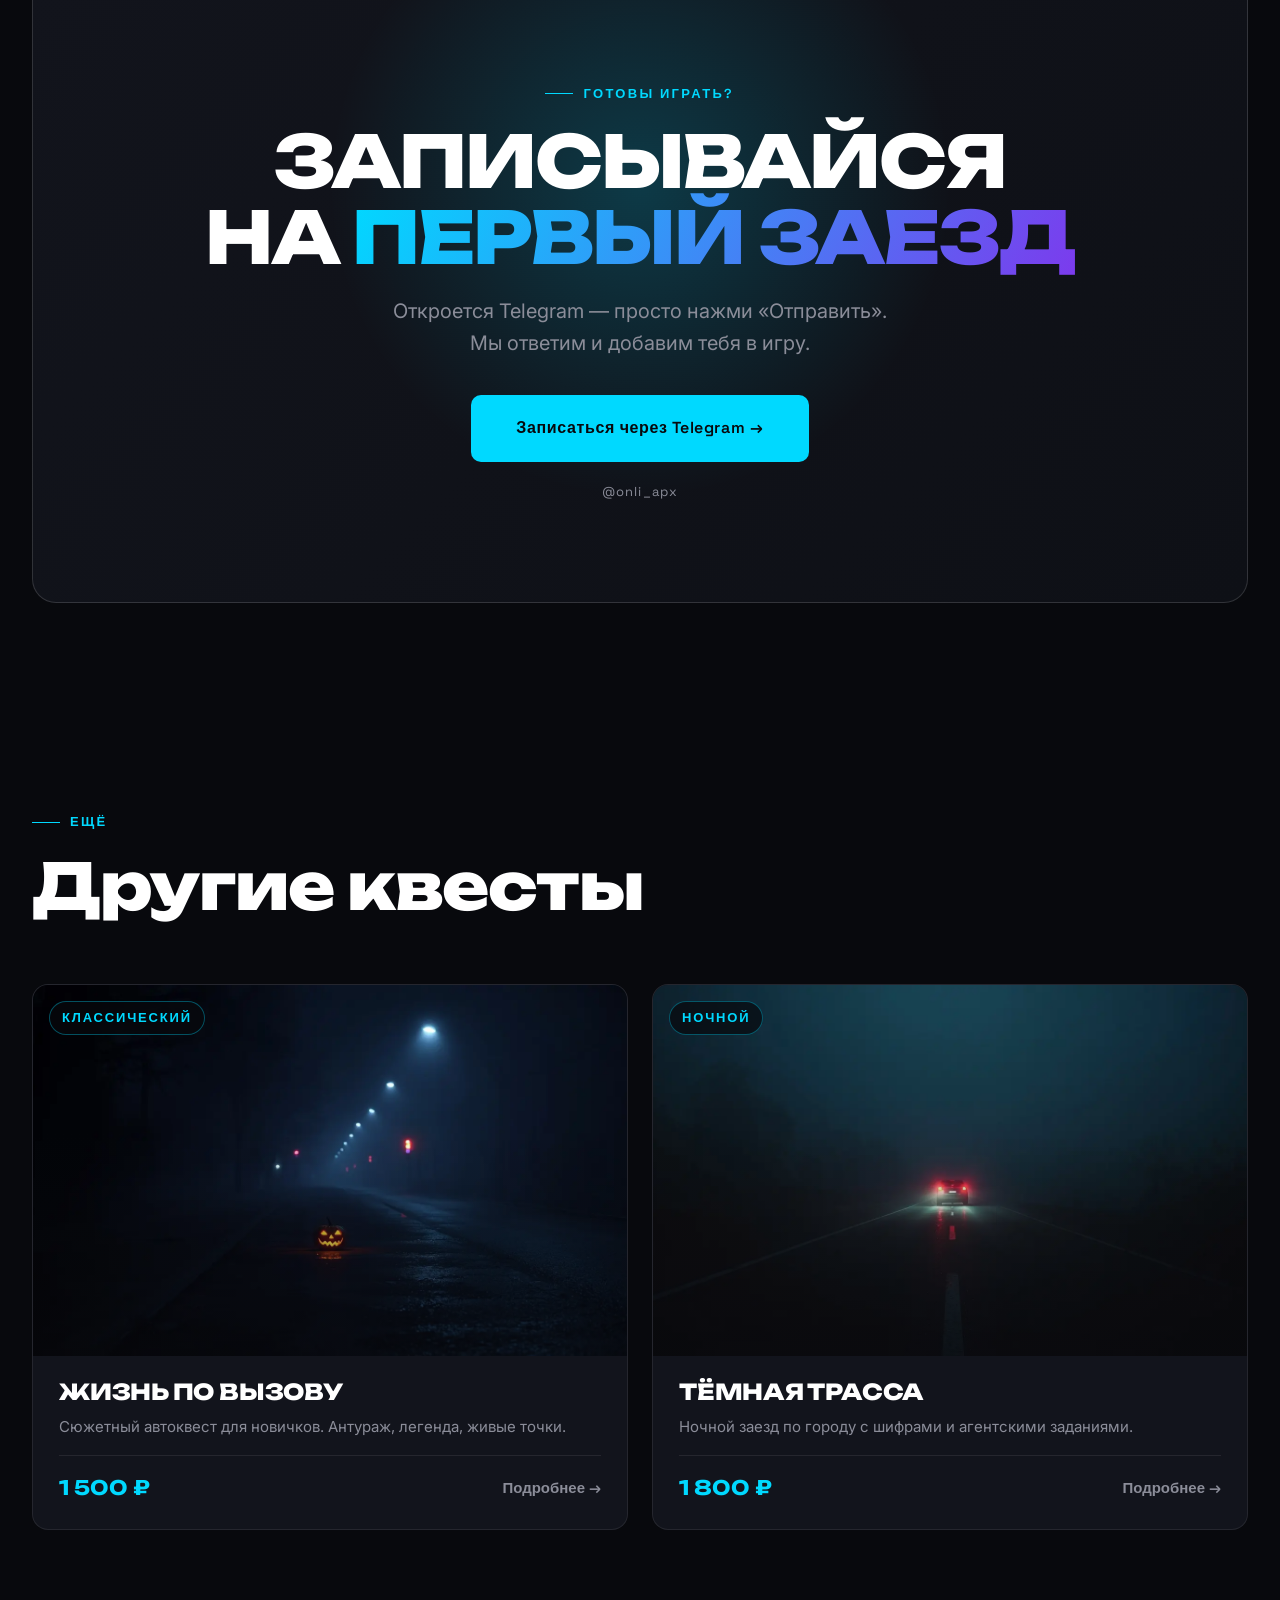
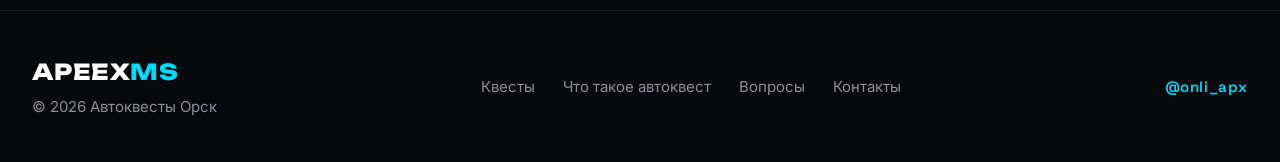
<file: quest-3.html>
<!DOCTYPE html>
<html lang="ru">
<head>
  <meta charset="UTF-8">
  <meta name="viewport" content="width=device-width, initial-scale=1.0">
  <meta name="description" content="ПЕРВЫЙ ЗАЕЗД — лёгкий автоквест для новичков в Орске. 27.06.2026. APEEX MS.">
  <meta name="theme-color" content="#08090d">
    <!-- Open Graph (для Telegram, ВК, WhatsApp) -->
  <meta property="og:type" content="article">
<meta property="og:site_name" content="APEEX MS">
<meta property="og:title" content="ПЕРВЫЙ ЗАЕЗД — квест 27.06.2026">
<meta property="og:description" content="Лёгкий автоквест для новичков в Орске. Понятные задания, дружеская атмосфера.">
<meta property="og:image" content="https://phantomrush16.github.io/apeexms/preview.jpg">
<meta property="og:url" content="https://phantomrush16.github.io/apeexms/quest-3.html">
  <title>ПЕРВЫЙ ЗАЕЗД — APEEX MS</title>

  <link rel="preconnect" href="https://fonts.googleapis.com">
  <link rel="preconnect" href="https://fonts.gstatic.com" crossorigin>
 <link rel="icon" type="image/svg+xml" href="favicon.svg">
  <link rel="stylesheet" href="style.css">
</head>
<body>

  <div class="preloader" id="preloader">
    <span class="preloader__logo">APEEX MS</span>
  </div>

  <!-- ШАПКА -->
  <header class="header">
    <div class="container header__inner">
      <a href="index.html" class="brand">
        <span class="brand__name">APEEX<span class="brand__accent">MS</span></span>
        <span class="brand__sub">АВТОКВЕСТЫ ОРСК</span>
      </a>

      <div class="header__actions">
        <button class="theme-toggle" id="themeToggle" aria-label="Переключить тему">
          <span class="theme-toggle__icon">☾</span>
        </button>

        <a href="https://t.me/onli_apx" target="_blank" rel="noopener" class="btn btn--primary btn--small btn--pulse">
          Новый квест
        </a>

        <button class="burger" id="burger" aria-label="Открыть меню" aria-expanded="false">
          <span></span>
          <span></span>
        </button>
      </div>
    </div>
  </header>

  <!-- БОКОВОЕ МЕНЮ -->
  <aside class="side-menu" id="sideMenu" aria-hidden="true">
    <div class="side-menu__backdrop" data-close-menu></div>
    <nav class="side-menu__panel" role="navigation">
      <div class="side-menu__head">
        <span class="brand__name">APEEX<span class="brand__accent">MS</span></span>
        <button class="side-menu__close" data-close-menu aria-label="Закрыть меню">✕</button>
      </div>

      <ul class="side-menu__list">
        <li><a href="index.html">Главная</a></li>

        <li class="side-menu__item side-menu__item--has-sub" id="questsItem">
          <div class="side-menu__row">
            <a href="quests.html" class="side-menu__link">Квесты</a>
            <button class="side-menu__arrow" id="questsArrow" aria-label="Показать список квестов" aria-expanded="false">
              <svg width="14" height="14" viewBox="0 0 24 24" fill="none" stroke="currentColor" stroke-width="2.5" stroke-linecap="round" stroke-linejoin="round"><polyline points="6 9 12 15 18 9"/></svg>
            </button>
          </div>
         <ul class="side-menu__sub" id="questsSub">
  <li><a href="quest-1.html">ВЕДЬМИН ЧАС</a></li>
</ul>
        </li>

        <li><a href="about.html">Что такое автоквест</a></li>
        <li><a href="index.html#how">Как это работает</a></li>
        <li><a href="index.html#faq">Вопросы</a></li>
        <li><a href="index.html#contact">Контакты</a></li>
      </ul>

      <div class="side-menu__footer">
        <a href="https://t.me/onli_apx" target="_blank" rel="noopener" class="btn btn--primary side-menu__cta">
          Написать в Telegram
        </a>
        <span class="side-menu__note">@onli_apx</span>
      </div>
    </nav>
  </aside>

  <!-- HERO КВЕСТА -->
  <section class="quest-hero">
    <div class="container">
      <a href="quests.html" class="back-link reveal">← Все квесты</a>

      <div class="quest-hero__grid">
        <div class="quest-hero__content">
          <span class="quest-hero__tag reveal">Для новичков • Лёгкий</span>
          <h1 class="quest-hero__title reveal reveal--delay-1">
            ПЕРВЫЙ<br><span class="gradient-text">ЗАЕЗД</span>
          </h1>
          <p class="quest-hero__subtitle reveal reveal--delay-2">
            Лёгкий формат для тех, кто никогда не играл. Понятные задания,
            дружеская атмосфера, без жёсткого соперничества.
          </p>

          <div class="quest-hero__meta reveal reveal--delay-3">
            <div class="meta-item">
              <span class="meta-item__label">Дата</span>
              <span class="meta-item__value">27.06.2026</span>
            </div>
            <div class="meta-item">
              <span class="meta-item__label">Сбор</span>
              <span class="meta-item__value">22:00</span>
            </div>
            <div class="meta-item">
              <span class="meta-item__label">Старт</span>
              <span class="meta-item__value">23:00</span>
            </div>
            <div class="meta-item">
              <span class="meta-item__label">Экипаж</span>
              <span class="meta-item__value">2–6 чел</span>
            </div>
            <div class="meta-item">
              <span class="meta-item__label">Цена</span>
              <span class="meta-item__value accent">1 200 ₽</span>
            </div>
          </div>

          <div class="quest-hero__actions reveal reveal--delay-4">
            <a
              href="https://t.me/onli_apx?text=Хочу записаться на квест «ПЕРВЫЙ ЗАЕЗД» (27.06.2026)"
              target="_blank"
              rel="noopener"
              class="btn btn--primary btn--large"
            >
              Записаться →
            </a>
            <a href="#about-quest" class="btn btn--ghost btn--large">Подробнее</a>
          </div>
        </div>

        <div class="quest-hero__visual reveal reveal--delay-3">
          <div class="quest-hero__image">
            <img
              src="images/quest-3-hero.webp"
              alt="ПЕРВЫЙ ЗАЕЗД"
              loading="eager">
          </div>
          <div class="quest-hero__badge">
            <span class="quest-hero__badge-num">03</span>
            <span class="quest-hero__badge-text">квест</span>
          </div>
        </div>
      </div>
    </div>
  </section>

  <!-- ЧТО ВАС ЖДЁТ -->
  <section class="section" id="about-quest">
    <div class="container">
      <div class="section-head reveal">
        <span class="eyebrow">О квесте</span>
        <h2 class="section-title">Что вас ждёт</h2>
      </div>

      <div class="quest-text reveal">
        <p>
          «Первый заезд» — это лёгкий автоквест для тех, кто никогда
          не играл. Мы сделали его специально для новичков: простые
          правила, понятные задания, спокойный темп.
        </p>
        <p>
          Здесь не нужно быть опытным игроком или разбираться в шифрах.
          Всё объясняем на старте, помогаем на брифинге и поддерживаем
          в процессе. Главное — интерес и команда.
        </p>
        <p>
          Если вы давно хотели попробовать автоквест, но сомневались —
          начните с этого. Это лучший способ понять, что такое ночная
          игра на колёсах.
        </p>
      </div>
    </div>
  </section>

  <!-- ТИПЫ ЗАДАНИЙ -->
  <section class="section section--tight">
    <div class="container">
      <div class="section-head reveal">
        <span class="eyebrow">Что внутри</span>
        <h2 class="section-title">Типы заданий</h2>
      </div>

      <ul class="tasks-list reveal">
        <li>Простая легенда</li>
        <li>Задания на ориентирование</li>
        <li>Поиск кодов в понятных местах</li>
        <li>Фото-задания</li>
        <li>Логические загадки для новичков</li>
        <li>Точки с организаторами</li>
        <li>Финальный зачёт</li>
        <li>Дружеский финиш</li>
      </ul>
    </div>
  </section>

  <!-- ЧТО ВЗЯТЬ -->
  <section class="section section--tight">
    <div class="container">
      <div class="section-head reveal">
        <span class="eyebrow">Подготовка</span>
        <h2 class="section-title">Что взять с собой</h2>
      </div>

      <ul class="check-list reveal">
        <li>Автомобиль и команду (2–6 человек)</li>
        <li>Интернет на телефоне</li>
        <li>Яндекс.Карты или навигатор</li>
        <li>Телефон с камерой</li>
        <li>Питьевая вода и перекус</li>
        <li>Одежду по погоде</li>
      </ul>
    </div>
  </section>

  <!-- СТОИМОСТЬ -->
  <section class="section section--tight">
    <div class="container">
      <div class="price-block reveal">
        <div class="price-block__content">
          <span class="eyebrow">Стоимость</span>
          <h2 class="price-block__title">1 200 ₽ <span>с человека</span></h2>
          <p class="price-block__text">
            Одна машина = одна команда. Экипаж от 2 до 6 человек.
            Оплата — до старта игры.
          </p>
        </div>
        <a
          href="https://t.me/onli_apx?text=Хочу записаться на квест «ПЕРВЫЙ ЗАЕЗД» (27.06.2026)"
          target="_blank"
          rel="noopener"
          class="btn btn--primary btn--large"
        >
          Записаться →
        </a>
      </div>
    </div>
  </section>

  <!-- CTA ЗАПИСИ -->
  <section class="section cta quest-cta">
    <div class="container">
      <div class="cta__inner reveal">
        <div class="cta__glow"></div>
        <span class="eyebrow">Готовы играть?</span>
        <h2 class="cta__title">
          Записывайся<br>на <span class="gradient-text">ПЕРВЫЙ ЗАЕЗД</span>
        </h2>
        <p class="cta__text">
          Откроется Telegram — просто нажми «Отправить». Мы ответим и добавим тебя в игру.
        </p>
        <a
          href="https://t.me/onli_apx?text=Хочу записаться на квест «ПЕРВЫЙ ЗАЕЗД» (27.06.2026)"
          target="_blank"
          rel="noopener"
          class="btn btn--primary btn--large"
        >
          Записаться через Telegram →
        </a>
        <span class="cta__note">@onli_apx</span>
      </div>
    </div>
  </section>

  <!-- ДРУГИЕ КВЕСТЫ -->
  <section class="section section--tight">
    <div class="container">
      <div class="section-head reveal">
        <span class="eyebrow">Ещё</span>
        <h2 class="section-title">Другие квесты</h2>
      </div>

      <div class="quests__grid quests__grid--two">
        <a href="quest-1.html" class="quest-card reveal">
          <div class="quest-card__media">
            <img src="images/quest-1-cover.webp" alt="ЖИЗНЬ ПО ВЫЗОВУ" loading="lazy">
            <span class="quest-card__tag">Классический</span>
          </div>
          <div class="quest-card__body">
            <h3 class="quest-card__title">ЖИЗНЬ ПО ВЫЗОВУ</h3>
            <p class="quest-card__text">Сюжетный автоквест для новичков. Антураж, легенда, живые точки.</p>
            <div class="quest-card__footer">
              <span class="quest-card__price">1 500 ₽</span>
              <span class="quest-card__link">Подробнее →</span>
            </div>
          </div>
        </a>

        <a href="quest-2.html" class="quest-card reveal reveal--delay-1">
          <div class="quest-card__media">
            <img src="images/quest-2-cover.webp" alt="ТЁМНАЯ ТРАССА" loading="lazy">
            <span class="quest-card__tag">Ночной</span>
          </div>
          <div class="quest-card__body">
            <h3 class="quest-card__title">ТЁМНАЯ ТРАССА</h3>
            <p class="quest-card__text">Ночной заезд по городу с шифрами и агентскими заданиями.</p>
            <div class="quest-card__footer">
              <span class="quest-card__price">1 800 ₽</span>
              <span class="quest-card__link">Подробнее →</span>
            </div>
          </div>
        </a>
      </div>
    </div>
  </section>

  <!-- ФУТЕР -->
  <footer class="footer">
    <div class="container footer__inner">
      <div class="footer__brand">
        <span class="brand__name">APEEX<span class="brand__accent">MS</span></span>
        <span class="footer__copy">© 2026 Автоквесты Орск</span>
      </div>
      <nav class="footer__nav">
        <a href="quests.html">Квесты</a>
        <a href="about.html">Что такое автоквест</a>
        <a href="index.html#faq">Вопросы</a>
        <a href="index.html#contact">Контакты</a>
      </nav>
      <a href="https://t.me/onli_apx" target="_blank" rel="noopener" class="footer__link">@onli_apx</a>
    </div>
  </footer>

  <button class="to-top" id="toTop" aria-label="Наверх">↑</button>

  <script src="script.js"></script>
</body>
</html>
</file>
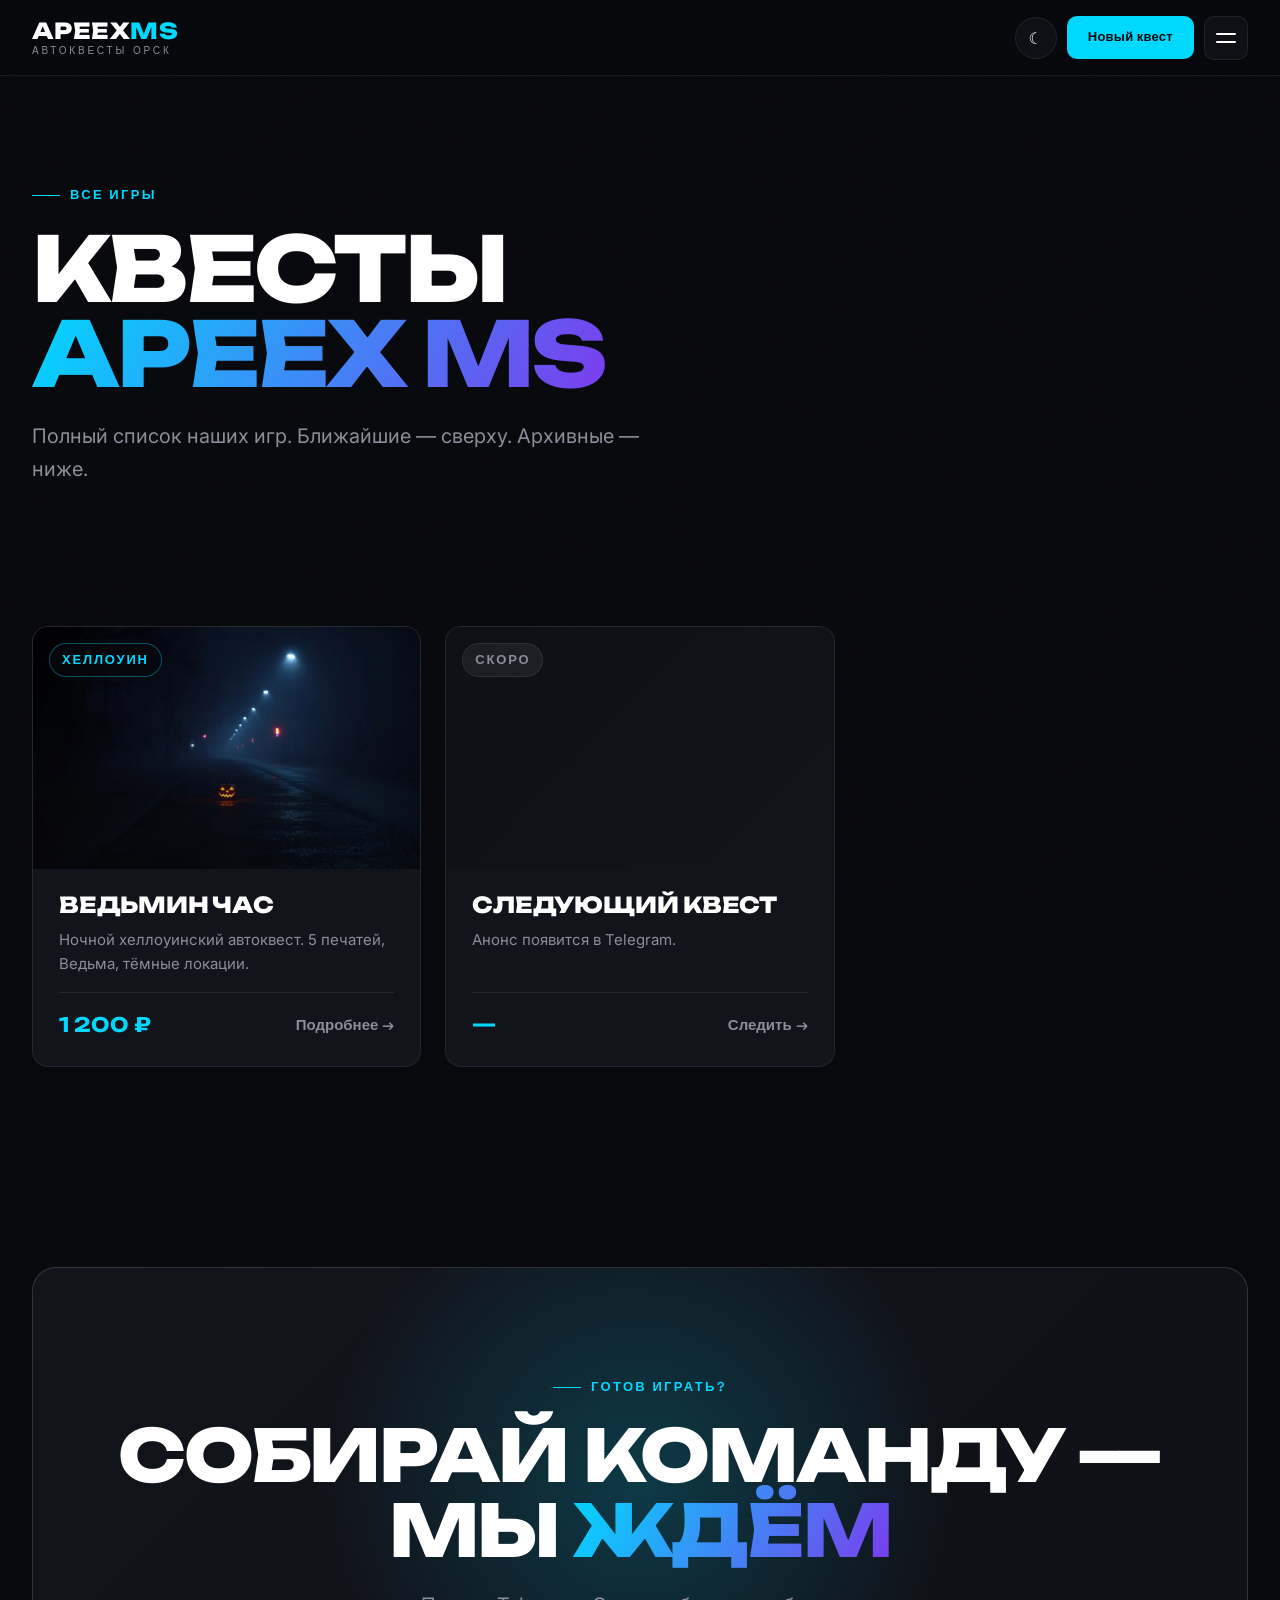
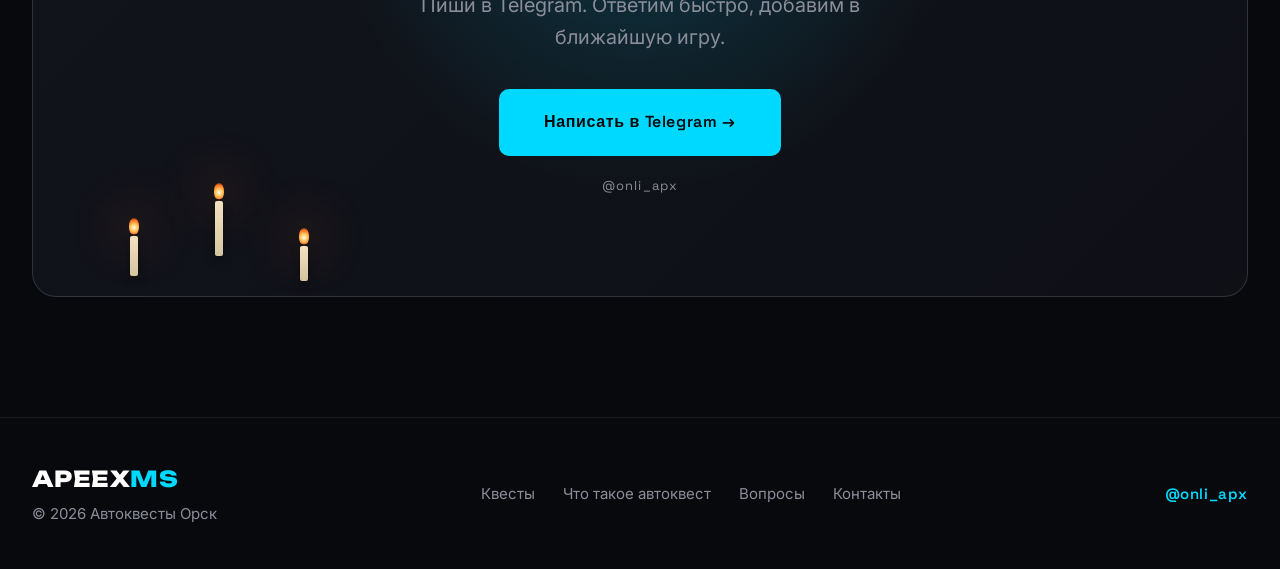
<file: quests.html>
<!DOCTYPE html>
<html lang="ru">
<head>
  <meta charset="UTF-8">
  <meta name="viewport" content="width=device-width, initial-scale=1.0">
  <meta name="description" content="Все автоквесты APEEX MS в Орске. Архив игр и ближайшие события.">
  <meta name="theme-color" content="#08090d">
  <!-- Open Graph (для Telegram, ВК, WhatsApp) -->
<meta property="og:type" content="website">
<meta property="og:site_name" content="APEEX MS">
<meta property="og:title" content="APEEX MS — Автоквесты Орск">
<meta property="og:description" content="Ночные автоквесты в Орске. Собирай команду и разгадай свой город.">
<meta property="og:image" content="https://phantomrush16.github.io/apeexms/preview.jpg">
<meta property="og:url" content="https://phantomrush16.github.io/apeexms/">

<meta name="twitter:card" content="summary_large_image">
<meta name="twitter:title" content="APEEX MS — Автоквесты Орск">
<meta name="twitter:description" content="Ночные автоквесты в Орске. Собирай команду и разгадай свой город.">
<meta name="twitter:image" content="https://phantomrush16.github.io/apeexms/preview.jpg">
  <title>Все квесты — APEEX MS</title>

  <link rel="preconnect" href="https://fonts.googleapis.com">
  <link rel="preconnect" href="https://fonts.gstatic.com" crossorigin>
  <link rel="icon" type="image/svg+xml" href="favicon.svg">
  <link rel="stylesheet" href="style.css">
</head>
<body>

  <div class="preloader" id="preloader">
    <span class="preloader__logo">APEEX MS</span>
  </div>

  <!-- ШАПКА -->
  <header class="header">
    <div class="container header__inner">
      <a href="index.html" class="brand">
        <span class="brand__name">APEEX<span class="brand__accent">MS</span></span>
        <span class="brand__sub">АВТОКВЕСТЫ ОРСК</span>
      </a>

      <div class="header__actions">
        <button class="theme-toggle" id="themeToggle" aria-label="Переключить тему">
          <span class="theme-toggle__icon">☾</span>
        </button>

        <a href="https://t.me/onli_apx" target="_blank" rel="noopener" class="btn btn--primary btn--small btn--pulse">
          Новый квест
        </a>

        <button class="burger" id="burger" aria-label="Открыть меню" aria-expanded="false">
          <span></span>
          <span></span>
        </button>
      </div>
    </div>
  </header>

  <!-- БОКОВОЕ МЕНЮ (копия с главной) -->
  <aside class="side-menu" id="sideMenu" aria-hidden="true">
    <div class="side-menu__backdrop" data-close-menu></div>
    <nav class="side-menu__panel" role="navigation">
      <div class="side-menu__head">
        <span class="brand__name">APEEX<span class="brand__accent">MS</span></span>
        <button class="side-menu__close" data-close-menu aria-label="Закрыть меню">✕</button>
      </div>

      <ul class="side-menu__list">
        <li><a href="index.html">Главная</a></li>

        <li class="side-menu__item side-menu__item--has-sub" id="questsItem">
          <div class="side-menu__row">
            <a href="quests.html" class="side-menu__link">Квесты</a>
            <button class="side-menu__arrow" id="questsArrow" aria-label="Показать список квестов" aria-expanded="false">
              <svg width="14" height="14" viewBox="0 0 24 24" fill="none" stroke="currentColor" stroke-width="2.5" stroke-linecap="round" stroke-linejoin="round"><polyline points="6 9 12 15 18 9"/></svg>
            </button>
          </div>
       <ul class="side-menu__sub" id="questsSub">
  <li><a href="quest-1.html">ВЕДЬМИН ЧАС</a></li>
</ul>
        </li>

        <li><a href="about.html">Что такое автоквест</a></li>
        <li><a href="index.html#how">Как это работает</a></li>
        <li><a href="index.html#faq">Вопросы</a></li>
        <li><a href="index.html#contact">Контакты</a></li>
      </ul>

      <div class="side-menu__footer">
        <a href="https://t.me/onli_apx" target="_blank" rel="noopener" class="btn btn--primary side-menu__cta">
          Написать в Telegram
        </a>
        <span class="side-menu__note">@onli_apx</span>
      </div>
    </nav>
  </aside>

  <!-- ЗАГОЛОВОК СТРАНИЦЫ -->
  <section class="page-hero">
    <div class="container">
      <span class="eyebrow reveal">Все игры</span>
      <h1 class="page-hero__title reveal reveal--delay-1">
        КВЕСТЫ<br><span class="gradient-text">APEEX MS</span>
      </h1>
      <p class="page-hero__text reveal reveal--delay-2">
        Полный список наших игр. Ближайшие — сверху. Архивные — ниже.
      </p>
    </div>
  </section>

  <!-- СПИСОК КВЕСТОВ -->
   <section class="section section--tight">
    <div class="container">
      <div class="quests__grid">

        <a href="quest-1.html" class="quest-card reveal">
          <div class="quest-card__media">
            <img src="images/quest-1-cover.webp" alt="ВЕДЬМИН ЧАС" loading="lazy">
            <span class="quest-card__tag">Хеллоуин</span>
          </div>
          <div class="quest-card__body">
            <h3 class="quest-card__title">ВЕДЬМИН ЧАС</h3>
            <p class="quest-card__text">
              Ночной хеллоуинский автоквест. 5 печатей, Ведьма, тёмные локации.
            </p>
            <div class="quest-card__footer">
              <span class="quest-card__price">1 200 ₽</span>
              <span class="quest-card__link">Подробнее →</span>
            </div>
          </div>
        </a>

        <div class="quest-card quest-card--coming reveal reveal--delay-1">
          <div class="quest-card__media quest-card__media--empty">
            <span class="quest-card__tag quest-card__tag--dim">Скоро</span>
          </div>
          <div class="quest-card__body">
            <h3 class="quest-card__title">Следующий квест</h3>
            <p class="quest-card__text">
              Анонс появится в Telegram.
            </p>
            <div class="quest-card__footer">
              <span class="quest-card__price">—</span>
              <a href="https://t.me/onli_apx" target="_blank" rel="noopener" class="quest-card__link">Следить →</a>
            </div>
          </div>
        </div>

      </div>
    </div>
  </section>

  <!-- CTA -->
  <section class="section cta" id="contact">
    <div class="container">
      <div class="cta__inner reveal">
        <div class="cta__glow"></div>
        <span class="eyebrow">Готов играть?</span>
        <h2 class="cta__title">
          Собирай команду —<br>
          мы <span class="gradient-text">ждём</span>
        </h2>
        <p class="cta__text">
          Пиши в Telegram. Ответим быстро, добавим в ближайшую игру.
        </p>
        <a href="https://t.me/onli_apx" target="_blank" rel="noopener" class="btn btn--primary btn--large">
          Написать в Telegram →
        </a>
        <span class="cta__note">@onli_apx</span>
            <div class="candles" aria-hidden="true">
          <span class="candle candle--1"><span class="candle__flame"></span></span>
          <span class="candle candle--2"><span class="candle__flame"></span></span>
          <span class="candle candle--3"><span class="candle__flame"></span></span>
        </div>
      </div>
    </div>
  </section>

  <!-- ФУТЕР -->
  <footer class="footer">
    <div class="container footer__inner">
      <div class="footer__brand">
        <span class="brand__name">APEEX<span class="brand__accent">MS</span></span>
        <span class="footer__copy">© 2026 Автоквесты Орск</span>
      </div>
      <nav class="footer__nav">
        <a href="quests.html">Квесты</a>
        <a href="about.html">Что такое автоквест</a>
        <a href="index.html#faq">Вопросы</a>
        <a href="index.html#contact">Контакты</a>
      </nav>
      <a href="https://t.me/onli_apx" target="_blank" rel="noopener" class="footer__link">@onli_apx</a>
    </div>
  </footer>

  <button class="to-top" id="toTop" aria-label="Наверх">↑</button>

  <script src="script.js"></script>
</body>
</html>
</file>
<file: style.css>
/* ============================================
   APEEX MS — Автоквесты Орск
   Основа: темы, типографика, анимации, кнопки
   ============================================ */

@import url('https://fonts.googleapis.com/css2?family=Unbounded:wght@400;500;600;700;800;900&family=Inter:wght@400;500;600;700&family=Space+Grotesk:wght@500;600;700&display=swap');

/* ---------- Сброс ---------- */
*,
*::before,
*::after { box-sizing: border-box; margin: 0; padding: 0; }

/* Глобально: ничего не должно вылезать по горизонтали */
html, body {
  overflow-x: hidden;
  max-width: 100%;
}

section, .hero, .side-menu, .cta__inner, .next-quest, .price-block {
  overflow-x: clip;
}

/* Декоративные элементы не должны растягивать страницу */
.hero__glow,
.cta__glow,
.next-quest::before,
.price-block::before,
.audience-card::before,
.about-split__visual::after,
.quest-card__media::after {
  max-width: 100%;
}
/* ---------- Переменные: тёмная тема (по умолчанию) ---------- */
:root {
  --bg: #08090d;
  --bg-soft: #0e1016;
  --bg-card: #12141c;
  --bg-elevated: #171a24;

  --text: #ffffff;
  --text-muted: #8b8d99;
  --text-dim: #5a5c68;

  --accent: #00d9ff;
  --accent-hover: #4ee6ff;
  --accent-dim: rgba(0, 217, 255, 0.15);
  --accent-glow: rgba(0, 217, 255, 0.4);

  --secondary: #7c3aed;
  --secondary-hover: #9d5cff;

  --border: rgba(255, 255, 255, 0.08);
  --border-strong: rgba(255, 255, 255, 0.14);
  --border-accent: rgba(0, 217, 255, 0.35);

  --radius: 16px;
  --radius-sm: 10px;
  --radius-lg: 24px;

    --container: 1280px;
  --header-h: 76px;

  /* Базовый размер шрифта — крупнее на 2pt */
  --fs-base: 18px;
  --fs-small: 15px;
  --fs-tiny: 13px;
  --fs-large: 20px;
  --fs-h3: 22px;
  --fs-h2: 17px;

  --ease: cubic-bezier(0.22, 1, 0.36, 1);
  --ease-out: cubic-bezier(0.16, 1, 0.3, 1);
}

/* ---------- Светлая тема ---------- */
body.light {
  --bg: #f4f6fa;
  --bg-soft: #ffffff;
  --bg-card: #ffffff;
  --bg-elevated: #f9fafc;

  --text: #08090d;
  --text-muted: #5a5c68;
  --text-dim: #8b8d99;

  --accent: #0099b8;
  --accent-hover: #00b8d9;
  --accent-dim: rgba(0, 153, 184, 0.1);
  --accent-glow: rgba(0, 153, 184, 0.3);

  --border: rgba(0, 0, 0, 0.08);
  --border-strong: rgba(0, 0, 0, 0.14);
  --border-accent: rgba(0, 153, 184, 0.35);
}

/* ---------- База ---------- */
html {
  scroll-behavior: smooth;
  scroll-padding-top: 90px;
}

body {
  font-family: 'Inter', system-ui, -apple-system, sans-serif;
  background: var(--bg);
  color: var(--text);
  line-height: 1.55;
  font-size:  var(--fs-base);
  -webkit-font-smoothing: antialiased;
  -moz-osx-font-smoothing: grayscale;
  overflow-x: hidden;
  transition: background-color 0.4s var(--ease), color 0.4s var(--ease);
}

a { color: inherit; text-decoration: none; }

img {
  display: block;
  max-width: 100%;
  height: auto;
}

button { font-family: inherit; cursor: pointer; }

::selection {
  background: var(--accent);
  color: var(--bg);
}

/* ---------- Контейнер ---------- */
.container {
  width: 100%;
  max-width: var(--container);
  margin: 0 auto;
  padding: 0 32px;
}

/* ---------- Типографика ---------- */
h1, h2, h3, h4 {
  font-family: 'Unbounded', sans-serif;
  font-weight: 800;
  line-height: 1.05;
  letter-spacing: -0.02em;
}

.eyebrow {
  display: inline-flex;
  align-items: center;
  gap: 10px;
  font-family: 'Space Grotesk', sans-serif;
  font-size: var(--fs-tiny);
  font-weight: 600;
  letter-spacing: 0.18em;
  text-transform: uppercase;
  color: var(--accent);
  margin-bottom: 20px;
}

.eyebrow::before {
  content: '';
  width: 28px;
  height: 1px;
  background: var(--accent);
}

.section-title {
  font-size: clamp(32px, 5vw, 64px);
  margin-bottom: 20px;
}

.section-subtitle {
  font-size: var(--fs-large);
  color: var(--text-muted);
  max-width: 640px;
  line-height: 1.65;
}

.accent { color: var(--accent); }

.gradient-text {
  background: linear-gradient(120deg, var(--accent), var(--secondary));
  -webkit-background-clip: text;
  background-clip: text;
  color: transparent;
}

/* ---------- Кнопки ---------- */
.btn {
  display: inline-flex;
  align-items: center;
  justify-content: center;
  gap: 10px;
  padding: 16px 32px;
  border-radius: var(--radius-sm);
  font-family: 'Space Grotesk', sans-serif;
  font-size: 15px;
  font-weight: 600;
  letter-spacing: 0.02em;
  border: 1px solid transparent;
  cursor: pointer;
  transition: all 0.3s var(--ease);
  white-space: nowrap;
  position: relative;
  overflow: hidden;
}

.btn--primary {
  background: var(--accent);
  color: var(--bg);
  box-shadow: 0 0 0 0 var(--accent-glow);
}

.btn--primary:hover {
  background: var(--accent-hover);
  transform: translateY(-2px);
  box-shadow: 0 12px 40px var(--accent-glow);
}

.btn--primary:active { transform: translateY(0); }

.btn--ghost {
  background: transparent;
  color: var(--text);
  border-color: var(--border-strong);
}

.btn--ghost:hover {
  border-color: var(--accent);
  color: var(--accent);
  background: var(--accent-dim);
}

.btn--outline {
  background: transparent;
  color: var(--text);
  border: 1px solid var(--border);
}

.btn--outline:hover {
  border-color: var(--accent);
  color: var(--accent);
}

.btn--small { padding: 10px 20px; font-size: 13px; }
.btn--large { padding: 20px 44px; font-size: 16px; letter-spacing: 0.04em; }

/* ---------- Шапка ---------- */
.header {
  position: fixed;
  top: 0;
  left: 0;
  right: 0;
  z-index: 1000;
  height: var(--header-h);
  display: flex;
  align-items: center;
  backdrop-filter: blur(20px);
  -webkit-backdrop-filter: blur(20px);
  background: color-mix(in srgb, var(--bg) 72%, transparent);
  border-bottom: 1px solid var(--border);
  transition: background 0.4s var(--ease), border-color 0.4s var(--ease);
}

.header__inner {
  display: flex;
  align-items: center;
  justify-content: space-between;
  gap: 16px;
  width: 100%;
  min-width: 0;
  max-width: 100%;
}

.brand {
  display: flex;
  flex-direction: column;
  gap: 4px;
  line-height: 1;
  min-width: 0;
  flex-shrink: 1;
  overflow: hidden;
}

.brand__name {
  font-family: 'Unbounded', sans-serif;
  font-size: 22px;
  font-weight: 800;
  letter-spacing: 0.02em;
  white-space: nowrap;
}


.brand__accent { color: var(--accent); }

.brand__sub {
  font-family: 'Space Grotesk', sans-serif;
  font-size: 10px;
  letter-spacing: 0.28em;
  text-transform: uppercase;
  color: var(--text-muted);
  font-weight: 500;
  white-space: nowrap;
}

.nav {
  display: flex;
  gap: 36px;
  align-items: center;
}

.nav a {
  font-size:  var(--fs-small);
  font-weight: 500;
  color: var(--text-muted);
  transition: color 0.2s;
  position: relative;
}

.nav a:hover { color: var(--text); }

.nav a::after {
  content: '';
  position: absolute;
  bottom: -6px;
  left: 0;
  width: 0;
  height: 1px;
  background: var(--accent);
  transition: width 0.3s var(--ease);
}

.nav a:hover::after { width: 100%; }

.header__actions {
  display: flex;
  align-items: center;
  gap: 10px;
  flex-shrink: 0;
  max-width: 100%;
}

.theme-toggle {
  width: 42px;
  height: 42px;
  border-radius: 50%;
  border: 1px solid var(--border);
  background: var(--bg-soft);
  color: var(--text);
  font-size: 16px;
  display: flex;
  align-items: center;
  justify-content: center;
  transition: all 0.3s var(--ease);
}

.theme-toggle:hover {
  border-color: var(--accent);
  transform: rotate(15deg);
}

/* ---------- Reveal-анимации ---------- */
.reveal {
  opacity: 0;
  transform: translateY(32px);
  transition: opacity 0.9s var(--ease-out), transform 0.9s var(--ease-out);
}

.reveal.is-visible {
  opacity: 1;
  transform: translateY(0);
}

.reveal--delay-1 { transition-delay: 0.1s; }
.reveal--delay-2 { transition-delay: 0.2s; }
.reveal--delay-3 { transition-delay: 0.3s; }
.reveal--delay-4 { transition-delay: 0.4s; }

/* ---------- Декоративный шум (как у GTA) ---------- */
body::before {
  content: '';
  position: fixed;
  inset: 0;
  pointer-events: none;
  z-index: 1;
  opacity: 0.025;
  background-image: url("data:image/svg+xml,%3Csvg viewBox='0 0 256 256' xmlns='http://www.w3.org/2000/svg'%3E%3Cfilter id='n'%3E%3CfeTurbulence type='fractalNoise' baseFrequency='0.9' numOctaves='3'/%3E%3C/filter%3E%3Crect width='100%25' height='100%25' filter='url(%23n)'/%3E%3C/svg%3E");
  mix-blend-mode: overlay;
}

/* ---------- Свечения (для акцентов) ---------- */
.glow {
  position: relative;
}

.glow::before {
  content: '';
  position: absolute;
  inset: -40%;
  background: radial-gradient(circle, var(--accent-glow), transparent 60%);
  opacity: 0.4;
  pointer-events: none;
  z-index: -1;
  filter: blur(40px);
}

/* ---------- Секции ---------- */
section {
  position: relative;
  z-index: 2;
}

.section {
  padding: 120px 0;
}

.section--tight { padding: 80px 0; }

.section-head {
  margin-bottom: 64px;
  max-width: 780px;
}

/* ---------- Кнопка «наверх» ---------- */
.to-top {
  position: fixed;
  right: 28px;
  bottom: 28px;
  width: 52px;
  height: 52px;
  border-radius: 50%;
  border: 1px solid var(--border-strong);
  background: var(--bg-soft);
  color: var(--text);
  font-size: 20px;
  display: flex;
  align-items: center;
  justify-content: center;
  opacity: 0;
  visibility: hidden;
  transform: translateY(16px);
  transition: all 0.35s var(--ease);
  z-index: 900;
  backdrop-filter: blur(12px);
}

.to-top.is-visible {
  opacity: 1;
  visibility: visible;
  transform: translateY(0);
}

.to-top:hover {
  border-color: var(--accent);
  color: var(--accent);
  box-shadow: 0 0 30px var(--accent-glow);
}

/* ---------- Прелоадер ---------- */
.preloader {
  position: fixed;
  inset: 0;
  background: var(--bg);
  z-index: 9999;
  display: flex;
  align-items: center;
  justify-content: center;
  transition: opacity 0.6s var(--ease), visibility 0.6s var(--ease);
}

.preloader.is-hidden {
  opacity: 0;
  visibility: hidden;
}

.preloader__logo {
  font-family: 'Unbounded', sans-serif;
  font-size: 28px;
  font-weight: 800;
  letter-spacing: 0.04em;
  color: var(--accent);
  animation: pulse 1.6s ease-in-out infinite;
}

@keyframes pulse {
  0%, 100% { opacity: 0.3; transform: scale(0.98); }
  50%      { opacity: 1; transform: scale(1); }
}

/* ---------- Счётчики ---------- */
.stat {
  display: flex;
  flex-direction: column;
  gap: 6px;
}

.stat__num {
  font-family: 'Unbounded', sans-serif;
  font-size: clamp(36px, 5vw, 60px);
  font-weight: 800;
  letter-spacing: -0.03em;
  line-height: 1;
  color: var(--accent);
}

.stat__label {
  font-size: var(--fs-small);
  color: var(--text-muted);
  letter-spacing: 0.06em;
  text-transform: uppercase;
  font-family: 'Space Grotesk', sans-serif;
}

/* ---------- Адаптив ---------- */
@media (max-width: 960px) {
  .container { padding: 0 20px; }
  .nav { display: none; }
  .section { padding: 80px 0; }
  .section-head { margin-bottom: 40px; }
}

@media (max-width: 560px) {
  .section-title { font-size: clamp(28px, 8vw, 40px); }
  .btn { padding: 14px 24px; font-size: 14px; }
  .btn--large { padding: 16px 28px; font-size: 14px; }
  .header__actions .btn--small { padding: 8px 14px; font-size: 12px; }
}

/* ============================================
   APEEX MS — Пакет 2: шапка, бургер, меню
   ============================================ */

/* ---------- Кнопка с пульсацией ---------- */
.btn--pulse {
  position: relative;
}

.btn--pulse::after {
  content: '';
  position: absolute;
  inset: 0;
  border-radius: inherit;
  background: var(--accent);
  z-index: -1;
  animation: btnPulse 2.4s ease-out infinite;
}

@keyframes btnPulse {
  0%   { transform: scale(1); opacity: 0.5; }
  100% { transform: scale(1.4); opacity: 0; }
}

/* ---------- Бургер (две палочки) ---------- */
.burger {
  width: 44px;
  height: 44px;
  border: 1px solid var(--border);
  border-radius: 10px;
  background: var(--bg-soft);
  display: flex;
  flex-direction: column;
  align-items: center;
  justify-content: center;
  gap: 6px;
  transition: all 0.3s var(--ease);
  flex-shrink: 0;
}

.burger span {
  display: block;
  width: 20px;
  height: 2px;
  background: var(--text);
  border-radius: 2px;
  transition: all 0.35s var(--ease);
}

.burger:hover {
  border-color: var(--accent);
}

.burger:hover span {
  background: var(--accent);
}

.burger.is-active span:nth-child(1) {
  transform: translateY(4px) rotate(45deg);
}

.burger.is-active span:nth-child(2) {
  transform: translateY(-4px) rotate(-45deg);
}

/* ---------- Боковое меню ---------- */
.side-menu {
  position: fixed;
  inset: 0;
  z-index: 2000;
  pointer-events: none;
  visibility: hidden;
}

.side-menu.is-open {
  pointer-events: auto;
  visibility: visible;
}

.side-menu__backdrop {
  position: absolute;
  inset: 0;
  background: rgba(8, 9, 13, 0.6);
  backdrop-filter: blur(6px);
  opacity: 0;
  transition: opacity 0.4s var(--ease);
  cursor: pointer;
}

.side-menu.is-open .side-menu__backdrop {
  opacity: 1;
}

.side-menu__panel {
  position: absolute;
  top: 0;
  right: 0;
  bottom: 0;
  width: 420px;
  max-width: 90vw;
  background: var(--bg-soft);
  border-left: 1px solid var(--border);
  padding: 32px 32px 28px;
  display: flex;
  flex-direction: column;
  transform: translateX(100%);
  transition: transform 0.5s var(--ease-out);
  overflow-y: auto;
}

.side-menu.is-open .side-menu__panel {
  transform: translateX(0);
}

.side-menu__head {
  display: flex;
  align-items: center;
  justify-content: space-between;
  padding-bottom: 28px;
  border-bottom: 1px solid var(--border);
  margin-bottom: 24px;
}

.side-menu__close {
  width: 40px;
  height: 40px;
  border-radius: 50%;
  border: 1px solid var(--border);
  background: transparent;
  color: var(--text);
  font-size: 16px;
  display: flex;
  align-items: center;
  justify-content: center;
  transition: all 0.3s var(--ease);
}

.side-menu__close:hover {
  border-color: var(--accent);
  color: var(--accent);
  transform: rotate(90deg);
}

.side-menu__list {
  list-style: none;
  display: flex;
  flex-direction: column;
  gap: 4px;
  flex: 1;
}

.side-menu__list > li > a,
.side-menu__link {
  display: block;
  padding: 14px 0;
  font-family: 'Unbounded', sans-serif;
 font-size: var(--fs-h3);
  font-weight: 600;
  letter-spacing: -0.01em;
  color: var(--text);
  transition: color 0.2s, padding-left 0.3s var(--ease);
  position: relative;
}

.side-menu__list > li > a:hover,
.side-menu__link:hover {
  color: var(--accent);
  padding-left: 8px;
}

/* ---------- Пункт «Квесты» со стрелкой ---------- */
.side-menu__row {
  display: flex;
  align-items: center;
  justify-content: space-between;
  gap: 12px;
  border-bottom: 1px solid transparent;
}

.side-menu__row .side-menu__link {
  flex: 1;
}

.side-menu__arrow {
  width: 40px;
  height: 40px;
  border-radius: 50%;
  border: 1px solid var(--border);
  background: transparent;
  color: var(--text);
  display: flex;
  align-items: center;
  justify-content: center;
  transition: all 0.35s var(--ease);
  flex-shrink: 0;
}

.side-menu__arrow:hover {
  border-color: var(--accent);
  color: var(--accent);
}

.side-menu__item--has-sub.is-open .side-menu__arrow {
  transform: rotate(180deg);
  border-color: var(--accent);
  color: var(--accent);
}

/* ---------- Подменю с квестами ---------- */
.side-menu__sub {
  list-style: none;
  max-height: 0;
  overflow: hidden;
  transition: max-height 0.5s var(--ease-out), opacity 0.4s var(--ease);
  opacity: 0;
  margin-left: 12px;
  border-left: 1px dashed var(--border-accent);
  padding-left: 20px;
}

.side-menu__item--has-sub.is-open .side-menu__sub {
  max-height: 320px;
  opacity: 1;
  margin-top: 6px;
  margin-bottom: 12px;
}

.side-menu__sub li a {
  display: block;
  padding: 12px 0;
  font-family: 'Space Grotesk', sans-serif;
font-size: var(--fs-small);
  font-weight: 500;
  letter-spacing: 0.04em;
  color: var(--text-muted);
  transition: color 0.2s, padding-left 0.3s var(--ease);
  text-transform: uppercase;
}

.side-menu__sub li a:hover {
  color: var(--accent);
  padding-left: 6px;
}

/* ---------- Футер бокового меню ---------- */
.side-menu__footer {
  padding-top: 24px;
  border-top: 1px solid var(--border);
  margin-top: 24px;
  display: flex;
  flex-direction: column;
  gap: 12px;
  align-items: flex-start;
}

.side-menu__cta { width: 100%; }

.side-menu__note {
  font-family: 'Space Grotesk', sans-serif;
  font-size: var(--fs-tiny);
  color: var(--text-muted);
  letter-spacing: 0.06em;
}

/* ============================================
   Hero
   ============================================ */

.hero {
  padding: calc(var(--header-h) + 80px) 0 100px;
  position: relative;
  overflow: hidden;
  max-width: 100%;
}

.hero::before {
  content: '';
  position: absolute;
  top: 10%;
  left: 50%;
  transform: translateX(-50%);
  width: 1200px;
  height: 1200px;
  background: radial-gradient(circle, var(--accent-dim), transparent 55%);
  pointer-events: none;
  z-index: 0;
}
.hero__inner {
  position: relative;
  z-index: 2;
  display: grid;
  grid-template-columns: 1.15fr 1fr;
  gap: 80px;
  align-items: center;
  max-width: 100%;
  min-width: 0;
}

.hero__content {
  min-width: 0;
  max-width: 100%;
}

.hero__title {
  font-size: clamp(32px, 9vw, 108px);
  line-height: 0.95;
  letter-spacing: -0.04em;
  margin-bottom: 32px;
  text-transform: uppercase;
  word-break: break-word;
  overflow-wrap: anywhere;
  max-width: 100%;
}

.hero__subtitle {
  font-size: var(--fs-large);
  color: var(--text-muted);
  max-width: 520px;
  margin-bottom: 44px;
  line-height: 1.6;
}

.hero__actions {
  display: flex;
  gap: 14px;
  flex-wrap: wrap;
  margin-bottom: 64px;
}

.hero__stats {
  display: flex;
  gap: 48px;
  flex-wrap: wrap;
}

/* ---------- Визуал Hero ---------- */
.hero__visual {
  position: relative;
  transition: transform 0.6s var(--ease-out);
  will-change: transform;
  width: 100%;
  max-width: 100%;
  min-width: 0;
}

.hero__image {
  position: relative;
  z-index: 1;
  border-radius: var(--radius-lg);
  overflow: hidden;
  width: 100%;
  max-width: 100%;
  aspect-ratio: 1 / 1;
  border: 1px solid var(--border-strong);
  box-shadow: 0 40px 100px rgba(0, 0, 0, 0.5);
}

.hero__image img {
  width: 100%;
  height: 100%;
  max-width: 100%;
  object-fit: cover;
  display: block;
}

.hero__image::after {
  content: '';
  position: absolute;
  inset: 0;
  background: linear-gradient(180deg, transparent 40%, rgba(0, 217, 255, 0.15));
  pointer-events: none;
}

.hero__badge {
  position: absolute;
  bottom: -20px;
  left: -20px;
  z-index: 2;
  background: var(--accent);
  color: var(--bg);
  padding: 18px 24px;
  border-radius: var(--radius-sm);
  display: flex;
  flex-direction: column;
  align-items: flex-start;
  gap: 2px;
  box-shadow: 0 20px 60px var(--accent-glow);
  transform: rotate(-3deg);
}

.hero__badge-num {
  font-family: 'Unbounded', sans-serif;
  font-size: 34px;
  font-weight: 800;
  line-height: 1;
}

.hero__badge-text {
  font-family: 'Space Grotesk', sans-serif;
  font-size: 11px;
  letter-spacing: 0.24em;
  text-transform: uppercase;
  font-weight: 600;
}

/* ============================================
   Ближайший квест
   ============================================ */

.next-quest {
  border: 1px solid var(--border-strong);
  border-radius: var(--radius-lg);
  padding: 48px;
  background: linear-gradient(135deg, var(--bg-card), var(--bg-soft));
  position: relative;
  overflow: hidden;
}

.next-quest::before {
  content: '';
  position: absolute;
  top: 0;
  right: 0;
  width: 400px;
  height: 400px;
  background: radial-gradient(circle, var(--accent-dim), transparent 60%);
  pointer-events: none;
}

.next-quest__body {
  position: relative;
  display: grid;
  grid-template-columns: 1.6fr 1fr;
  gap: 48px;
  align-items: center;
}

.next-quest__title {
  font-size: clamp(28px, 3.4vw, 44px);
  text-transform: uppercase;
  margin-bottom: 16px;
}

.next-quest__text {
  font-size: var(--fs-base);
  color: var(--text-muted);
  line-height: 1.65;
  max-width: 540px;
  margin-bottom: 28px;
}

.next-quest__meta {
  display: flex;
  gap: 40px;
  flex-wrap: wrap;
}

.meta-item {
  display: flex;
  flex-direction: column;
  gap: 4px;
}

.meta-item__label {
  font-family: 'Space Grotesk', sans-serif;
  font-size: var(--fs-tiny);
  letter-spacing: 0.2em;
  text-transform: uppercase;
  color: var(--text-dim);
}

.meta-item__value {
  font-family: 'Space Grotesk', sans-serif;
  font-size: var(--fs-large);
  font-weight: 600;
  letter-spacing: -0.01em;
}

.next-quest__actions {
  display: flex;
  flex-direction: column;
  gap: 12px;
}

/* ============================================
   Карточки квестов
   ============================================ */

.quests__grid {
  display: grid;
  grid-template-columns: repeat(3, 1fr);
  gap: 24px;
}

.quest-card {
  display: flex;
  flex-direction: column;
  border: 1px solid var(--border);
  border-radius: var(--radius);
  overflow: hidden;
  background: var(--bg-card);
  transition: all 0.4s var(--ease);
}

.quest-card:hover {
  border-color: var(--border-accent);
  transform: translateY(-6px);
  box-shadow: 0 24px 60px rgba(0, 217, 255, 0.12);
}

.quest-card__media {
  position: relative;
  aspect-ratio: 16 / 10;
  overflow: hidden;
  background: var(--bg-soft);
}

.quest-card__media img {
  width: 100%;
  height: 100%;
  object-fit: cover;
  transition: transform 0.7s var(--ease);
}

.quest-card:hover .quest-card__media img {
  transform: scale(1.06);
}

.quest-card__media::after {
  content: '';
  position: absolute;
  inset: 0;
  background: linear-gradient(180deg, transparent 40%, rgba(8, 9, 13, 0.6));
}

.quest-card__tag {
  position: absolute;
  top: 16px;
  left: 16px;
  z-index: 2;
  padding: 6px 12px;
  border-radius: 999px;
  background: rgba(8, 9, 13, 0.7);
  backdrop-filter: blur(12px);
  font-family: 'Space Grotesk', sans-serif;
  font-size: var(--fs-tiny);
  font-weight: 600;
  letter-spacing: 0.14em;
  text-transform: uppercase;
  color: var(--accent);
  border: 1px solid var(--border-accent);
}

.quest-card__body {
  padding: 24px 26px 26px;
  display: flex;
  flex-direction: column;
  gap: 12px;
  flex: 1;
}

.quest-card__title {
  font-size: 22px;
  letter-spacing: -0.01em;
  text-transform: uppercase;
}

.quest-card__text {
  font-size: var(--fs-small);
  color: var(--text-muted);
  line-height: 1.6;
  flex: 1;
}

.quest-card__footer {
  display: flex;
  justify-content: space-between;
  align-items: center;
  padding-top: 16px;
  border-top: 1px solid var(--border);
  margin-top: 4px;
}

.quest-card__price {
  font-family: 'Unbounded', sans-serif;
  font-size: 20px;
  font-weight: 700;
  color: var(--accent);
}

.quest-card__link {
  font-family: 'Space Grotesk', sans-serif;
  font-size: var(--fs-small);
  font-weight: 600;
  color: var(--text-muted);
  transition: color 0.2s, transform 0.3s var(--ease);
  display: inline-block;
}

.quest-card:hover .quest-card__link {
  color: var(--accent);
  transform: translateX(4px);
}

.quests__more {
  margin-top: 48px;
  text-align: center;
}

/* ============================================
   Блок «Что такое автоквест»
   ============================================ */

.section--about {
  position: relative;
}

.about-block {
  display: grid;
  grid-template-columns: 1fr 1fr;
  gap: 80px;
  align-items: center;
}

.about-block__cta {
  margin-top: 32px;
}

.about-block__visual {
  border-radius: var(--radius-lg);
  overflow: hidden;
  aspect-ratio: 4 / 3;
  border: 1px solid var(--border);
  position: relative;
}

.about-block__visual img {
  width: 100%;
  height: 100%;
  object-fit: cover;
}

/* ============================================
   Как это работает
   ============================================ */

.how__grid {
  display: grid;
  grid-template-columns: repeat(4, 1fr);
  gap: 20px;
}

.how-step {
  padding: 32px 28px;
  border-radius: var(--radius);
  border: 1px solid var(--border);
  background: var(--bg-card);
  transition: all 0.4s var(--ease);
  position: relative;
  overflow: hidden;
}

.how-step::before {
  content: '';
  position: absolute;
  top: 0;
  left: 0;
  width: 100%;
  height: 2px;
  background: linear-gradient(90deg, var(--accent), transparent);
  transform: scaleX(0);
  transform-origin: left;
  transition: transform 0.5s var(--ease);
}

.how-step:hover {
  border-color: var(--border-accent);
  transform: translateY(-4px);
}

.how-step:hover::before {
  transform: scaleX(1);
}

.how-step__num {
  display: block;
  font-family: 'Unbounded', sans-serif;
  font-size: 44px;
  font-weight: 800;
  color: var(--accent);
  line-height: 1;
  margin-bottom: 20px;
  opacity: 0.9;
}

.how-step__title {
  font-size: 18px;
  margin-bottom: 10px;
  text-transform: uppercase;
  letter-spacing: 0.02em;
}

.how-step__text {
  font-size: var(--fs-small);
  color: var(--text-muted);
  line-height: 1.65;
}

/* ============================================
   FAQ
   ============================================ */

.faq__list {
  display: flex;
  flex-direction: column;
  gap: 12px;
  max-width: 880px;
}

.faq-item {
  border: 1px solid var(--border);
  border-radius: var(--radius);
  background: var(--bg-card);
  padding: 22px 28px;
  transition: all 0.3s var(--ease);
}

.faq-item[open] {
  border-color: var(--border-accent);
  background: linear-gradient(135deg, var(--bg-card), var(--accent-dim));
}

.faq-item summary {
  cursor: pointer;
  list-style: none;
  font-family: 'Unbounded', sans-serif;
  font-size: var(--fs-h2);
  font-weight: 600;
  letter-spacing: -0.01em;
  display: flex;
  justify-content: space-between;
  align-items: center;
  gap: 20px;
}

.faq-item summary::-webkit-details-marker { display: none; }

.faq-item summary::after {
  content: '+';
  font-family: 'Space Grotesk', sans-serif;
  font-size: 24px;
  font-weight: 400;
  color: var(--accent);
  transition: transform 0.3s var(--ease);
  line-height: 1;
  flex-shrink: 0;
}

.faq-item[open] summary::after {
  content: '−';
}

.faq-item p {
  margin-top: 16px;
  font-size: var(--fs-small);
  color: var(--text-muted);
  line-height: 1.7;
}

/* ============================================
   CTA
   ============================================ */

.cta {
  padding: 120px 0;
}

.cta__inner {
  position: relative;
  text-align: center;
  padding: 100px 40px;
  border-radius: var(--radius-lg);
  border: 1px solid var(--border-strong);
  background: linear-gradient(135deg, var(--bg-card), var(--bg-soft));
  overflow: hidden;
}

.cta__glow {
  position: absolute;
  top: -30%;
  left: 50%;
  transform: translateX(-50%);
  width: 800px;
  height: 800px;
  background: radial-gradient(circle, var(--accent-glow), transparent 55%);
  pointer-events: none;
  opacity: 0.5;
}

.cta__title {
  position: relative;
  font-size: clamp(36px, 6vw, 72px);
  letter-spacing: -0.03em;
  margin-bottom: 20px;
  text-transform: uppercase;
}

.cta__text {
  position: relative;
  font-size: var(--fs-large);
  color: var(--text-muted);
  max-width: 520px;
  margin: 0 auto 36px;
  line-height: 1.6;
}

.cta__inner .btn { position: relative; }

.cta__note {
  position: relative;
  display: block;
  margin-top: 20px;
  font-family: 'Space Grotesk', sans-serif;
  font-size: var(--fs-tiny);
  color: var(--text-muted);
  letter-spacing: 0.08em;
}

/* ============================================
   Футер
   ============================================ */

.footer {
  border-top: 1px solid var(--border);
  padding: 44px 0;
}

.footer__inner {
  display: flex;
  align-items: center;
  justify-content: space-between;
  gap: 32px;
  flex-wrap: wrap;
}

.footer__brand {
  display: flex;
  flex-direction: column;
  gap: 6px;
}

.footer__copy {
  font-size: var(--fs-small);
  color: var(--text-muted);
}

.footer__nav {
  display: flex;
  gap: 28px;
  flex-wrap: wrap;
}

.footer__nav a {
  font-size: var(--fs-small);
  color: var(--text-muted);
  transition: color 0.2s;
}

.footer__nav a:hover { color: var(--accent); }

.footer__link {
  font-family: 'Space Grotesk', sans-serif;
  font-size: var(--fs-small);
  font-weight: 600;
  color: var(--accent);
  letter-spacing: 0.04em;
}

/* ============================================
   Адаптив для Пакета 2
   ============================================ */

@media (max-width: 1100px) {
  .quests__grid { grid-template-columns: repeat(2, 1fr); }
  .how__grid { grid-template-columns: repeat(2, 1fr); }
}

@media (max-width: 960px) {
  .hero { padding: calc(var(--header-h) + 40px) 0 60px; }
  .hero__inner { grid-template-columns: 1fr; gap: 48px; }
  .hero__stats { gap: 28px; }

  .next-quest { padding: 32px 24px; }
  .next-quest__body { grid-template-columns: 1fr; gap: 32px; }
  .next-quest__actions { flex-direction: row; }
  .next-quest__actions .btn { flex: 1; }

  .about-block { grid-template-columns: 1fr; gap: 40px; }
  .about-block__visual { order: -1; }

  .quests__grid { grid-template-columns: 1fr; }
  .how__grid { grid-template-columns: 1fr; }

  .cta__inner { padding: 64px 24px; }

  .footer__inner { flex-direction: column; text-align: center; }
  .footer__nav { justify-content: center; }
}

@media (max-width: 560px) {
  .hero {
    padding: calc(var(--header-h) + 40px) 0 60px;
  }

  .hero__title {
    font-size: clamp(30px, 10vw, 44px);
    letter-spacing: -0.02em;
    line-height: 1;
  }

  .hero__subtitle {
    font-size: var(--fs-base);
    margin-bottom: 32px;
  }

  .hero__actions {
    flex-direction: column;
    margin-bottom: 40px;
  }

  .hero__actions .btn {
    width: 100%;
  }

  .hero__stats {
    gap: 20px;
  }

  .hero__visual {
    max-width: 100%;
    width: 100%;
  }

  .hero__image {
    aspect-ratio: 4 / 5;
    max-width: 100%;
  }

  .hero__badge {
    padding: 14px 20px;
    bottom: -12px;
    left: -10px;
  }

  .hero__badge-num {
    font-size: 26px;
  }
}
/* ============================================
   Пакет 3: страницы, заголовки страниц, карточка «скоро»
   ============================================ */

.page-hero {
  padding: calc(var(--header-h) + 100px) 0 60px;
  position: relative;
}

.page-hero__title {
  font-size: clamp(44px, 7vw, 96px);
  line-height: 0.95;
  letter-spacing: -0.03em;
  text-transform: uppercase;
  margin-bottom: 24px;
}

.page-hero__text {
  font-size: var(--fs-large);
  color: var(--text-muted);
  max-width: 640px;
  line-height: 1.65;
}

/* ---------- Карточка «скоро» ---------- */
.quest-card--coming {
  pointer-events: none;
  opacity: 0.6;
}

.quest-card--coming:hover {
  transform: none;
  box-shadow: none;
  border-color: var(--border);
}

.quest-card__media--empty {
  background: linear-gradient(135deg, var(--bg-soft), var(--bg-card));
  display: flex;
  align-items: center;
  justify-content: center;
  aspect-ratio: 16 / 10;
}

.quest-card__media--empty::after {
  display: none;
}

.quest-card__tag--dim {
  background: rgba(255, 255, 255, 0.06);
  color: var(--text-muted);
  border-color: var(--border);
}

/* ---------- Адаптив ---------- */
@media (max-width: 960px) {
  .page-hero {
    padding: calc(var(--header-h) + 60px) 0 40px;
  }
}

@media (max-width: 560px) {
  .page-hero__title { font-size: clamp(32px, 10vw, 56px); }
}

/* ============================================
   Пакет 3: страница квеста
   ============================================ */

.quest-hero {
  padding: calc(var(--header-h) + 80px) 0 80px;
  position: relative;
}

.back-link {
  display: inline-flex;
  align-items: center;
  gap: 8px;
  font-family: 'Space Grotesk', sans-serif;
  font-size: var(--fs-small);
  color: var(--text-muted);
  margin-bottom: 48px;
  transition: color 0.2s, transform 0.3s var(--ease);
}

.back-link:hover {
  color: var(--accent);
  transform: translateX(-4px);
}

.quest-hero__grid {
  display: grid;
  grid-template-columns: 1.15fr 1fr;
  gap: 72px;
  align-items: center;
}

.quest-hero__tag {
  display: inline-block;
  padding: 8px 16px;
  border-radius: 999px;
  border: 1px solid var(--border-accent);
  background: var(--accent-dim);
  font-family: 'Space Grotesk', sans-serif;
  font-size: var(--fs-tiny);
  font-weight: 600;
  letter-spacing: 0.16em;
  text-transform: uppercase;
  color: var(--accent);
  margin-bottom: 28px;
}

.quest-hero__title {
  font-size: clamp(48px, 7vw, 96px);
  line-height: 0.92;
  letter-spacing: -0.04em;
  text-transform: uppercase;
  margin-bottom: 28px;
}

.quest-hero__subtitle {
  font-size: var(--fs-large);
  color: var(--text-muted);
  max-width: 560px;
  line-height: 1.6;
  margin-bottom: 40px;
}

.quest-hero__meta {
  display: grid;
  grid-template-columns: repeat(auto-fit, minmax(110px, 1fr));
  gap: 24px;
  padding: 28px 0;
  border-top: 1px solid var(--border);
  border-bottom: 1px solid var(--border);
  margin-bottom: 40px;
}

.quest-hero__actions {
  display: flex;
  gap: 14px;
  flex-wrap: wrap;
}

.quest-hero__visual {
  position: relative;
}

.quest-hero__image {
  border-radius: var(--radius-lg);
  overflow: hidden;
  aspect-ratio: 4 / 5;
  border: 1px solid var(--border-strong);
  box-shadow: 0 40px 100px rgba(0, 0, 0, 0.5);
  position: relative;
}

.quest-hero__image::after {
  content: '';
  position: absolute;
  inset: 0;
  background: linear-gradient(180deg, transparent 50%, rgba(0, 217, 255, 0.15));
  pointer-events: none;
}

.quest-hero__image img {
  width: 100%;
  height: 100%;
  object-fit: cover;
}

.quest-hero__badge {
  position: absolute;
  bottom: -20px;
  left: -20px;
  background: var(--accent);
  color: var(--bg);
  padding: 20px 26px;
  border-radius: var(--radius-sm);
  display: flex;
  flex-direction: column;
  align-items: flex-start;
  gap: 2px;
  box-shadow: 0 20px 60px var(--accent-glow);
  transform: rotate(-3deg);
}

.quest-hero__badge-num {
  font-family: 'Unbounded', sans-serif;
  font-size: 36px;
  font-weight: 800;
  line-height: 1;
}

.quest-hero__badge-text {
  font-family: 'Space Grotesk', sans-serif;
  font-size: var(--fs-tiny);
  letter-spacing: 0.24em;
  text-transform: uppercase;
  font-weight: 600;
}

/* ---------- Текстовые блоки квеста ---------- */
.quest-text {
  max-width: 820px;
  display: flex;
  flex-direction: column;
  gap: 20px;
}

.quest-text p {
  font-size: var(--fs-base);
  color: var(--text-muted);
  line-height: 1.75;
}

.tasks-list,
.check-list {
  list-style: none;
  display: grid;
  grid-template-columns: repeat(2, 1fr);
  gap: 14px 32px;
  max-width: 900px;
}

.tasks-list li,
.check-list li {
  position: relative;
  padding-left: 32px;
  font-size: var(--fs-base);
  color: var(--text);
  line-height: 1.6;
}

.tasks-list li::before,
.check-list li::before {
  content: '';
  position: absolute;
  left: 0;
  top: 12px;
  width: 18px;
  height: 0;
  border-top: 2px dashed var(--accent);
}

/* ---------- Блок цены ---------- */
.price-block {
  display: grid;
  grid-template-columns: 1.5fr 1fr;
  gap: 48px;
  align-items: center;
  padding: 48px;
  border-radius: var(--radius-lg);
  border: 1px solid var(--border-strong);
  background: linear-gradient(135deg, var(--bg-card), var(--bg-soft));
  position: relative;
  overflow: hidden;
}

.price-block::before {
  content: '';
  position: absolute;
  top: -50%;
  right: -10%;
  width: 500px;
  height: 500px;
  background: radial-gradient(circle, var(--accent-dim), transparent 60%);
  pointer-events: none;
}

.price-block__title {
  position: relative;
  font-size: clamp(40px, 5vw, 64px);
  letter-spacing: -0.03em;
  color: var(--accent);
  margin-bottom: 12px;
  text-transform: uppercase;
}

.price-block__title span {
  font-size: 0.4em;
  color: var(--text-muted);
  font-family: 'Space Grotesk', sans-serif;
  font-weight: 500;
  letter-spacing: 0;
  text-transform: none;
  margin-left: 8px;
}

.price-block__text {
  position: relative;
  font-size: var(--fs-base);
  color: var(--text-muted);
  line-height: 1.65;
  max-width: 480px;
}

.price-block .btn { position: relative; }

.quests__grid--two {
  grid-template-columns: repeat(2, 1fr);
}

/* ---------- Адаптив ---------- */
@media (max-width: 960px) {
  .quest-hero {
    padding: calc(var(--header-h) + 40px) 0 60px;
  }
  .quest-hero__grid { grid-template-columns: 1fr; gap: 48px; }
  .quest-hero__visual { max-width: 420px; margin: 0 auto; }
  .quest-hero__image { aspect-ratio: 4 / 4; }

  .tasks-list,
  .check-list { grid-template-columns: 1fr; }

  .price-block {
    grid-template-columns: 1fr;
    gap: 32px;
    padding: 32px 24px;
  }
  .price-block .btn { width: 100%; }

  .quests__grid--two { grid-template-columns: 1fr; }
}

@media (max-width: 560px) {
  .quest-hero__title { font-size: clamp(36px, 11vw, 56px); }
  .quest-hero__actions { flex-direction: column; }
  .quest-hero__actions .btn { width: 100%; }
  .quest-hero__meta { grid-template-columns: 1fr 1fr; gap: 20px; }
}

/* ============================================
   Пакет 3: страница «Что такое автоквест»
   ============================================ */

/* ---------- Сплит-блок (текст + фото) ---------- */
.about-split {
  display: grid;
  grid-template-columns: 1.15fr 1fr;
  gap: 72px;
  align-items: center;
}

.about-split__content .section-title { margin-bottom: 20px; }
.about-split__content .section-subtitle { margin-bottom: 24px; }

.about-split__text {
  font-size: var(--fs-base);
  color: var(--text-muted);
  line-height: 1.75;
  margin-bottom: 16px;
}

.about-split__text:last-child { margin-bottom: 0; }

.about-split__visual {
  border-radius: var(--radius-lg);
  overflow: hidden;
  aspect-ratio: 4 / 5;
  border: 1px solid var(--border);
  position: relative;
}

.about-split__visual img {
  width: 100%;
  height: 100%;
  object-fit: cover;
}

.about-split__visual::after {
  content: '';
  position: absolute;
  inset: 0;
  background: linear-gradient(180deg, transparent 50%, rgba(0, 217, 255, 0.15));
  pointer-events: none;
}

/* ---------- Сетка шагов ---------- */
.steps-grid {
  display: grid;
  grid-template-columns: repeat(3, 1fr);
  gap: 24px;
}

.step-card {
  padding: 32px 28px;
  border-radius: var(--radius);
  border: 1px solid var(--border);
  background: var(--bg-card);
  transition: all 0.4s var(--ease);
  position: relative;
  overflow: hidden;
}

.step-card::before {
  content: '';
  position: absolute;
  top: 0;
  left: 0;
  width: 100%;
  height: 2px;
  background: linear-gradient(90deg, var(--accent), transparent);
  transform: scaleX(0);
  transform-origin: left;
  transition: transform 0.5s var(--ease);
}

.step-card:hover {
  border-color: var(--border-accent);
  transform: translateY(-4px);
}

.step-card:hover::before { transform: scaleX(1); }

.step-card__num {
  display: block;
  font-family: 'Unbounded', sans-serif;
  font-size: 40px;
  font-weight: 800;
  color: var(--accent);
  line-height: 1;
  margin-bottom: 20px;
  opacity: 0.9;
}

.step-card__title {
  font-size: 20px;
  margin-bottom: 12px;
  text-transform: uppercase;
  letter-spacing: -0.01em;
}

.step-card__text {
  font-size: var(--fs-small);
  color: var(--text-muted);
  line-height: 1.65;
}

/* ---------- Детали заданий ---------- */
.tasks-detail {
  display: grid;
  grid-template-columns: repeat(3, 1fr);
  gap: 20px;
}

.task-detail {
  padding: 32px 28px;
  border-radius: var(--radius);
  border: 1px solid var(--border);
  background: var(--bg-card);
  transition: all 0.4s var(--ease);
}

.task-detail:hover {
  border-color: var(--border-accent);
  transform: translateY(-4px);
}

.task-detail__icon {
  font-size: 32px;
  margin-bottom: 20px;
  display: block;
  line-height: 1;
}

.task-detail__title {
  font-size: 20px;
  margin-bottom: 12px;
  text-transform: uppercase;
  letter-spacing: -0.01em;
}

.task-detail__text {
  font-size: var(--fs-small);
  color: var(--text-muted);
  line-height: 1.65;
}

/* ---------- Кому подходит ---------- */
.audience-grid {
  display: grid;
  grid-template-columns: repeat(3, 1fr);
  gap: 20px;
}

.audience-card {
  padding: 36px 30px;
  border-radius: var(--radius);
  border: 1px solid var(--border);
  background: linear-gradient(135deg, var(--bg-card), var(--bg-soft));
  transition: all 0.4s var(--ease);
  position: relative;
  overflow: hidden;
}

.audience-card::before {
  content: '';
  position: absolute;
  top: -40%;
  right: -20%;
  width: 260px;
  height: 260px;
  background: radial-gradient(circle, var(--accent-dim), transparent 60%);
  pointer-events: none;
  opacity: 0;
  transition: opacity 0.5s var(--ease);
}

.audience-card:hover {
  border-color: var(--border-accent);
  transform: translateY(-4px);
}

.audience-card:hover::before { opacity: 1; }

.audience-card__icon {
  font-size: 40px;
  display: block;
  margin-bottom: 20px;
  line-height: 1;
  position: relative;
}

.audience-card__title {
  font-size: 22px;
  margin-bottom: 12px;
  text-transform: uppercase;
  letter-spacing: -0.01em;
  position: relative;
}

.audience-card__text {
  font-size: var(--fs-small);
  color: var(--text-muted);
  line-height: 1.65;
  position: relative;
}

/* ---------- Кнопки в CTA (две подряд) ---------- */
.cta__actions {
  display: flex;
  gap: 14px;
  justify-content: center;
  flex-wrap: wrap;
  position: relative;
}

/* ---------- Адаптив ---------- */
@media (max-width: 1100px) {
  .steps-grid { grid-template-columns: repeat(2, 1fr); }
  .tasks-detail { grid-template-columns: repeat(2, 1fr); }
}

@media (max-width: 960px) {
  .about-split { grid-template-columns: 1fr; gap: 40px; }
  .about-split__visual { order: -1; max-width: 480px; margin: 0 auto; width: 100%; }

  .steps-grid { grid-template-columns: 1fr; }
  .tasks-detail { grid-template-columns: 1fr; }
  .audience-grid { grid-template-columns: 1fr; }

  .cta__actions { flex-direction: column; }
  .cta__actions .btn { width: 100%; }
}

@media (max-width: 560px) {
  .step-card,
  .task-detail,
  .audience-card { padding: 24px 22px; }

  .step-card__num { font-size: 32px; }
}
/* ============================================
   ФИНАЛЬНЫЙ ФИКС — бургер и шапка на мобильных
   Работает поверх всех предыдущих медиазапросов
   ============================================ */

@media (max-width: 560px) {
  .container {
    padding: 0 16px;
  }

  .header {
    overflow: hidden;
  }

  .header__inner {
    min-width: 0;
    max-width: 100%;
    gap: 8px;
  }

  .brand {
    min-width: 0;
    flex-shrink: 1;
  }

  .brand__name { font-size: 17px; }
  .brand__sub { font-size: 9px; letter-spacing: 0.18em; }

  .header__actions {
    flex-shrink: 0;
    gap: 6px;
  }

  .theme-toggle {
    width: 36px;
    height: 36px;
    font-size: 14px;
  }

  .header__actions .btn--small {
    padding: 7px 10px;
    font-size: 11px;
  }

  .burger {
    width: 36px;
    height: 36px;
    flex-shrink: 0;
  }
}

@media (max-width: 420px) {
  .header__actions .btn--pulse {
    display: none;
  }
}
@media (max-width: 700px) {
  .quest-cta .cta__title {
    font-size: clamp(24px, 7vw, 40px);
    line-height: 1.1;
  }
}

@media (max-width: 480px) {
  .quest-cta .cta__title {
    font-size: clamp(20px, 8vw, 30px);
  }
}
@media (max-width: 700px) {
  .cta__inner {
    padding: 56px 24px;
  }
}

@media (max-width: 480px) {
  .cta__inner {
    padding: 44px 20px;
  }
}

/* ============================================
   ХЕЛЛОУИНСКАЯ АТМОСФЕРА
   Активируется классом .theme-halloween на <body>
   ============================================ */

/* ---------- Переменные: хеллоуинская палитра ---------- */
body.theme-halloween {
  --accent: #ff6b1a;         /* тыквенный оранжевый */
  --accent-hover: #ff8534;
  --accent-dim: rgba(255, 107, 26, 0.15);
  --accent-glow: rgba(255, 107, 26, 0.5);

  --secondary: #7c2fd6;      /* мистический фиолетовый */
  --secondary-hover: #9d4eef;

  --border-accent: rgba(255, 107, 26, 0.4);
}

/* ---------- Фон с атмосферой ---------- */
body.theme-halloween::after {
  content: '';
  position: fixed;
  inset: 0;
  pointer-events: none;
  z-index: 1;
  opacity: 0.35;
  background-image:
    radial-gradient(circle at 15% 20%, rgba(255, 107, 26, 0.15), transparent 40%),
    radial-gradient(circle at 85% 70%, rgba(124, 47, 214, 0.12), transparent 45%),
    radial-gradient(circle at 50% 100%, rgba(255, 107, 26, 0.08), transparent 50%);
  mix-blend-mode: screen;
}

/* ---------- Тонкий туман поверх фона ---------- */
body.theme-halloween::before {
  opacity: 0.05;
  background-image:
    radial-gradient(circle at 20% 30%, rgba(255,255,255,0.4), transparent 25%),
    radial-gradient(circle at 70% 60%, rgba(255,255,255,0.3), transparent 25%),
    radial-gradient(circle at 40% 85%, rgba(255,255,255,0.2), transparent 30%);
  mix-blend-mode: screen;
}

/* ---------- Hero с тыквенным свечением ---------- */
body.theme-halloween .hero::before {
  background: radial-gradient(circle at 50% 40%, rgba(255, 107, 26, 0.18), transparent 55%);
}

body.theme-halloween .hero__glow {
  background: radial-gradient(circle, rgba(255, 107, 26, 0.4), transparent 60%);
}

/* ---------- Кнопки — оранжевые, теплее ---------- */
body.theme-halloween .btn--primary {
  background: linear-gradient(135deg, #ff6b1a, #ff8534);
  box-shadow: 0 0 0 0 rgba(255, 107, 26, 0.5);
}

body.theme-halloween .btn--primary:hover {
  box-shadow: 0 12px 40px rgba(255, 107, 26, 0.5);
}

body.theme-halloween .btn--pulse::after {
  background: #ff6b1a;
}

/* ---------- Карточки с тыквенным свечением при hover ---------- */
body.theme-halloween .quest-card:hover {
  box-shadow: 0 24px 60px rgba(255, 107, 26, 0.18);
}

body.theme-halloween .how-step:hover {
  border-color: rgba(255, 107, 26, 0.5);
}

body.theme-halloween .how-step::before {
  background: linear-gradient(90deg, #ff6b1a, transparent);
}

/* ---------- Бейдж квеста — как светящаяся тыква ---------- */
body.theme-halloween .quest-card__tag {
  color: #ff8534;
  border-color: rgba(255, 107, 26, 0.5);
}

/* ---------- «Скоро» карточка — чуть тусклее ---------- */
body.theme-halloween .quest-card--coming {
  opacity: 0.5;
}

/* ---------- CTA с тёплым свечением ---------- */
body.theme-halloween .cta__glow {
  background: radial-gradient(circle, rgba(255, 107, 26, 0.5), transparent 55%);
}

/* ---------- Градиентный текст — тыквенный ---------- */
body.theme-halloween .gradient-text {
  background: linear-gradient(120deg, #ff6b1a, #7c2fd6);
  -webkit-background-clip: text;
  background-clip: text;
  color: transparent;
}

/* ============================================
   ХЕЛЛОУИНСКИЙ ДЕКОР: мыши, светлячки, туман
   Работает только при .theme-halloween
   ============================================ */

.halloween-decor {
  position: fixed;
  inset: 0;
  pointer-events: none;
  z-index: 5;
  overflow: hidden;
  display: none;
}

body.theme-halloween .halloween-decor {
  display: block;
}

/* ---------- Летучие мыши ---------- */
.bat {
  position: absolute;
  width: 48px;
  height: 24px;
  color: #1a0e2e;
  opacity: 0;
  filter: drop-shadow(0 0 4px rgba(255, 107, 26, 0.25));
  animation: batFly 22s linear infinite;
}

.bat svg {
  width: 100%;
  height: 100%;
  animation: batWings 0.5s ease-in-out infinite;
}

.bat--1 { top: 18%; left: -10%; animation-duration: 26s; animation-delay: 0s; }
.bat--2 { top: 32%; left: -10%; animation-duration: 32s; animation-delay: -6s; transform: scale(0.7); }
.bat--3 { top: 12%; left: -10%; animation-duration: 38s; animation-delay: -12s; transform: scale(0.55); }
.bat--4 { top: 55%; left: -10%; animation-duration: 30s; animation-delay: -18s; transform: scale(0.85); }
.bat--5 { top: 70%; left: -10%; animation-duration: 42s; animation-delay: -24s; transform: scale(0.6); }

@keyframes batFly {
  0%   { transform: translateX(0) translateY(0); opacity: 0; }
  5%   { opacity: 0.7; }
  25%  { transform: translateX(30vw) translateY(-40px); }
  50%  { transform: translateX(60vw) translateY(20px); }
  75%  { transform: translateX(90vw) translateY(-30px); opacity: 0.6; }
  95%  { opacity: 0.2; }
  100% { transform: translateX(120vw) translateY(10px); opacity: 0; }
}

@keyframes batWings {
  0%, 100% { transform: scaleY(1); }
  50%      { transform: scaleY(0.5); }
}

/* ---------- Светлячки ---------- */
.firefly {
  position: absolute;
  width: 6px;
  height: 6px;
  border-radius: 50%;
  background: #ff9a3c;
  box-shadow:
    0 0 8px 2px rgba(255, 154, 60, 0.9),
    0 0 20px 6px rgba(255, 107, 26, 0.5);
  opacity: 0;
  animation: fireflyFloat 14s ease-in-out infinite,
             fireflyGlow 3s ease-in-out infinite;
}

.firefly--1  { top: 20%; left: 12%; animation-delay: 0s, 0s; }
.firefly--2  { top: 35%; left: 78%; animation-delay: -2s, -0.5s; }
.firefly--3  { top: 55%; left: 25%; animation-delay: -4s, -1s; }
.firefly--4  { top: 70%; left: 60%; animation-delay: -6s, -1.5s; }
.firefly--5  { top: 25%; left: 45%; animation-delay: -8s, -2s; }
.firefly--6  { top: 80%; left: 30%; animation-delay: -10s, -2.5s; }
.firefly--7  { top: 15%; left: 88%; animation-delay: -1s, -0.3s; }
.firefly--8  { top: 60%; left: 8%;  animation-delay: -3s, -0.8s; }
.firefly--9  { top: 45%; left: 92%; animation-delay: -5s, -1.2s; }
.firefly--10 { top: 85%; left: 72%; animation-delay: -7s, -1.7s; }
.firefly--11 { top: 28%; left: 62%; animation-delay: -9s, -2.2s; }
.firefly--12 { top: 68%; left: 40%; animation-delay: -11s, -2.7s; }

@keyframes fireflyFloat {
  0%, 100% { transform: translate(0, 0); }
  25%      { transform: translate(30px, -25px); }
  50%      { transform: translate(-15px, 20px); }
  75%      { transform: translate(-25px, -15px); }
}

@keyframes fireflyGlow {
  0%, 100% { opacity: 0.1; }
  50%      { opacity: 0.9; }
}

/* ---------- Туман снизу ---------- */
.fog {
  position: absolute;
  bottom: 0;
  left: 0;
  right: 0;
  height: 200px;
  pointer-events: none;
  background:
    radial-gradient(ellipse at 20% 100%, rgba(124, 47, 214, 0.35), transparent 50%),
    radial-gradient(ellipse at 50% 100%, rgba(255, 107, 26, 0.25), transparent 55%),
    radial-gradient(ellipse at 80% 100%, rgba(124, 47, 214, 0.3), transparent 50%);
  animation: fogDrift 20s ease-in-out infinite;
  filter: blur(20px);
}

@keyframes fogDrift {
  0%, 100% { transform: translateX(0) scaleY(1); opacity: 0.5; }
  50%      { transform: translateX(-30px) scaleY(1.1); opacity: 0.7; }
}

/* ---------- На мобильных поменьше ---------- */
@media (max-width: 700px) {
  .bat { width: 32px; height: 16px; }

  .firefly {
    width: 4px;
    height: 4px;
    box-shadow:
      0 0 6px 2px rgba(255, 154, 60, 0.8),
      0 0 14px 4px rgba(255, 107, 26, 0.4);
  }

  .fog { height: 140px; filter: blur(15px); }
}

/* ---------- Уважение к настройкам пользователя ---------- */
@media (prefers-reduced-motion: reduce) {
  .bat,
  .bat svg,
  .firefly,
  .fog {
    animation: none !important;
  }
}
/* ============================================
   ХЕЛЛОУИН: ТЫКВА, ПАУТИНА, СВЕЧИ
   ============================================ */

/* ---------- Тыква на Hero ---------- */
.pumpkin {
  position: absolute;
  top: -60px;
  right: -40px;
  width: 180px;
  height: 160px;
  z-index: 3;
  filter: drop-shadow(0 0 30px rgba(255, 107, 26, 0.6));
  animation: pumpkinBob 4s ease-in-out infinite;
  pointer-events: none;
}

.pumpkin svg { width: 100%; height: 100%; }

@keyframes pumpkinBob {
  0%, 100% { transform: translateY(0) rotate(-4deg); }
  50%      { transform: translateY(-12px) rotate(2deg); }
}

@media (max-width: 960px) {
  .pumpkin {
    width: 120px;
    height: 110px;
    top: -30px;
    right: -20px;
  }
}

@media (max-width: 560px) {
  .pumpkin {
    width: 90px;
    height: 80px;
    top: -20px;
    right: -10px;
  }
}

/* ---------- Паутина ---------- */
.spiderwebs {
  position: fixed;
  inset: 0;
  pointer-events: none;
  z-index: 4;
  display: none;
}

body.theme-halloween .spiderwebs {
  display: block;
}

.web {
  position: absolute;
  width: 200px;
  height: 200px;
  opacity: 0;
  animation: webAppear 3s ease-out 0.5s forwards;
}

.web--tl { top: -10px; left: -10px; transform-origin: top left; }
.web--tr { top: -10px; right: -10px; transform-origin: top right; transform: scaleX(-1); }

@keyframes webAppear {
  from { opacity: 0; transform: scale(0.7); }
  to   { opacity: 0.55; transform: scale(1); }
}

.web--tr { animation: webAppear 3s ease-out 0.5s forwards, none; }

@media (max-width: 700px) {
  .web { width: 130px; height: 130px; }
}

/* ---------- Свечи ---------- */
.candles {
  position: absolute;
  bottom: 0;
  left: 0;
  right: 0;
  height: 0;
  pointer-events: none;
}

.candle {
  position: absolute;
  bottom: 30px;
  width: 8px;
  height: 40px;
  background: linear-gradient(180deg, #f5e6c8 0%, #d4c5a0 100%);
  border-radius: 2px;
  box-shadow: 0 4px 10px rgba(0, 0, 0, 0.4);
}

.candle::before {
  content: '';
  position: absolute;
  top: -6px;
  left: 50%;
  transform: translateX(-50%);
  width: 2px;
  height: 6px;
  background: #3a2a10;
  border-radius: 1px;
}

.candle__flame {
  position: absolute;
  top: -18px;
  left: 50%;
  transform: translateX(-50%);
  width: 10px;
  height: 16px;
  background: radial-gradient(circle at 50% 60%, #fff 0%, #ffd166 30%, #ff6b1a 70%, transparent 100%);
  border-radius: 50% 50% 40% 40%;
  filter: blur(0.5px);
  animation: flameFlicker 0.4s ease-in-out infinite alternate;
}

.candle__flame::after {
  content: '';
  position: absolute;
  inset: 0;
  background: radial-gradient(circle at 50% 50%, rgba(255, 107, 26, 0.6), transparent 70%);
  filter: blur(10px);
  transform: scale(2.5);
  border-radius: 50%;
}

@keyframes flameFlicker {
  0%   { transform: translateX(-50%) scale(1) rotate(-2deg); }
  100% { transform: translateX(-50%) scale(1.1) rotate(2deg); }
}

.candle--1 { left: 8%; bottom: 20px; }
.candle--2 { left: 15%; bottom: 40px; height: 55px; }
.candle--3 { left: 22%; bottom: 15px; height: 35px; }

@media (max-width: 700px) {
  .candle--1 { left: 4%; }
  .candle--2 { left: 10%; }
  .candle--3 { left: 16%; }
}

@media (max-width: 480px) {
  .candles { display: none; }
}

/* ---------- Отключаем при reduce-motion ---------- */
@media (prefers-reduced-motion: reduce) {
  .pumpkin,
  .candle__flame,
  .web {
    animation: none !important;
  }
}


/* ============================================
   ФИКС ПРОИЗВОДИТЕЛЬНОСТИ: облегчаем декор на мобильных
   ============================================ */

@media (max-width: 960px) {

  /* Отключаем тяжёлые анимации у мышей */
  .halloween-decor .bat {
    animation-duration: 60s !important;  /* медленнее — меньше кадров */
    filter: none !important;
    opacity: 0.5 !important;
  }

  .halloween-decor .bat svg {
    animation: none !important;  /* убираем махи крыльев */
  }

  /* Отключаем свечение у светлячков */
  .halloween-decor .firefly {
    box-shadow: 0 0 6px rgba(255, 154, 60, 0.6) !important;
    animation-duration: 20s, 4s !important;
  }

  /* Уменьшаем blur у тумана */
  .fog {
    filter: blur(10px) !important;
    animation-duration: 40s !important;
  }

  /* Отключаем тяжёлый drop-shadow у тыквы */
  .pumpkin {
    filter: none !important;
    animation-duration: 8s !important;
  }

  /* Убираем свечение у свечей */
  .candle__flame {
    filter: none !important;
  }

  .candle__flame::after {
    display: none !important;
  }

  /* Отключаем все свечи на маленьких экранах */
  .candles {
    display: none !important;
  }
}
</file>
